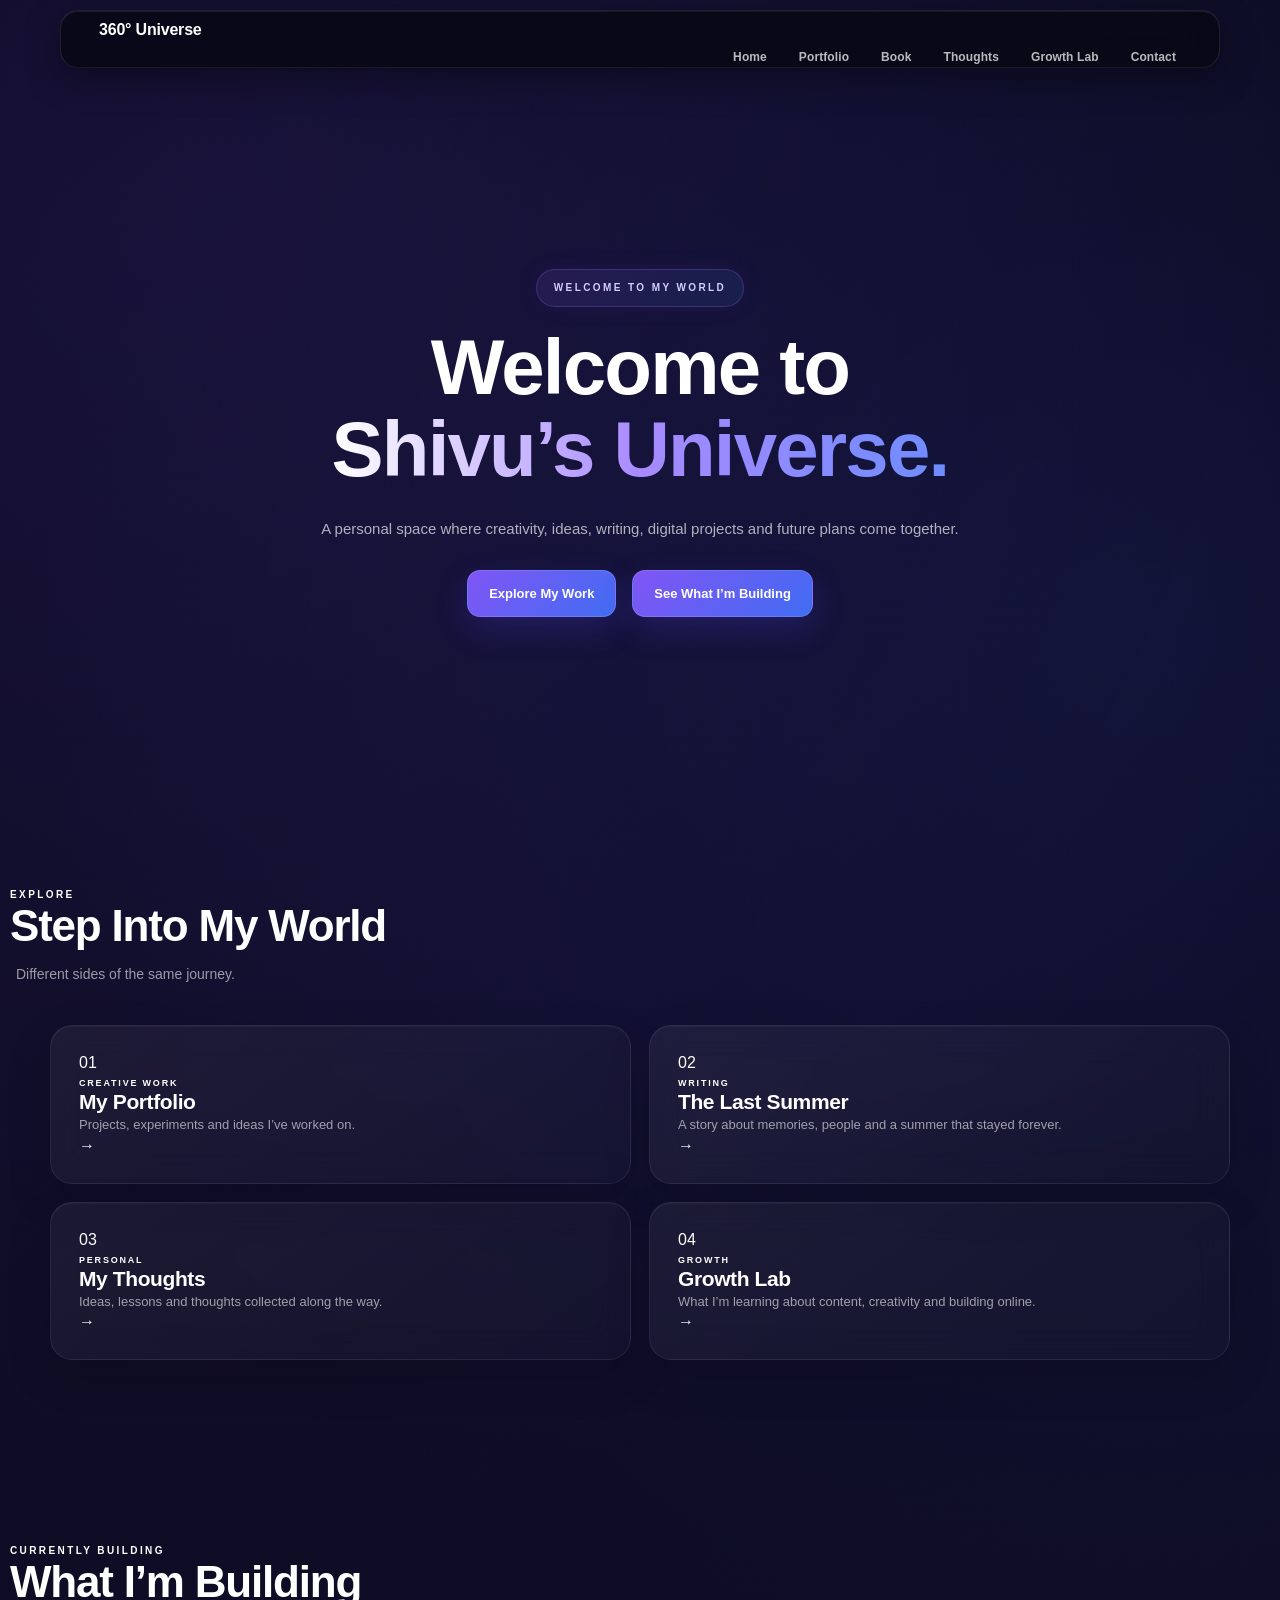
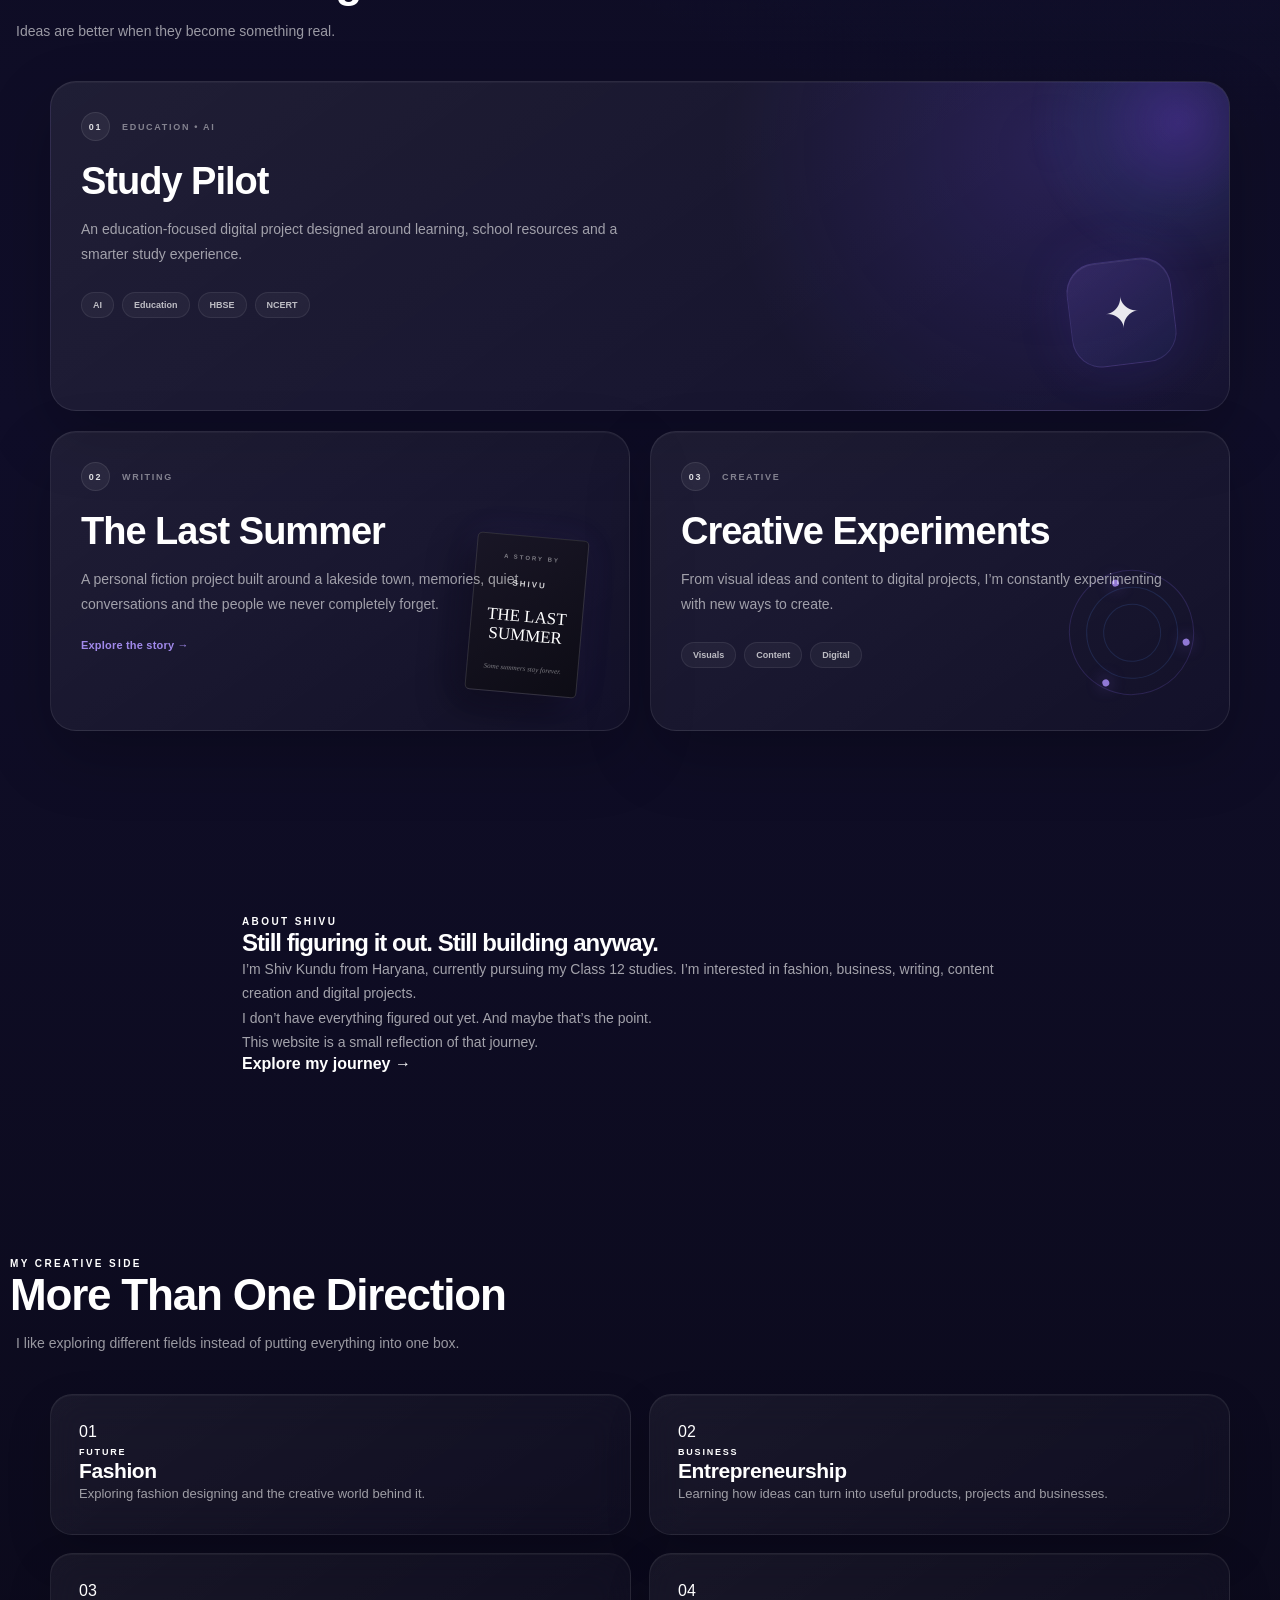
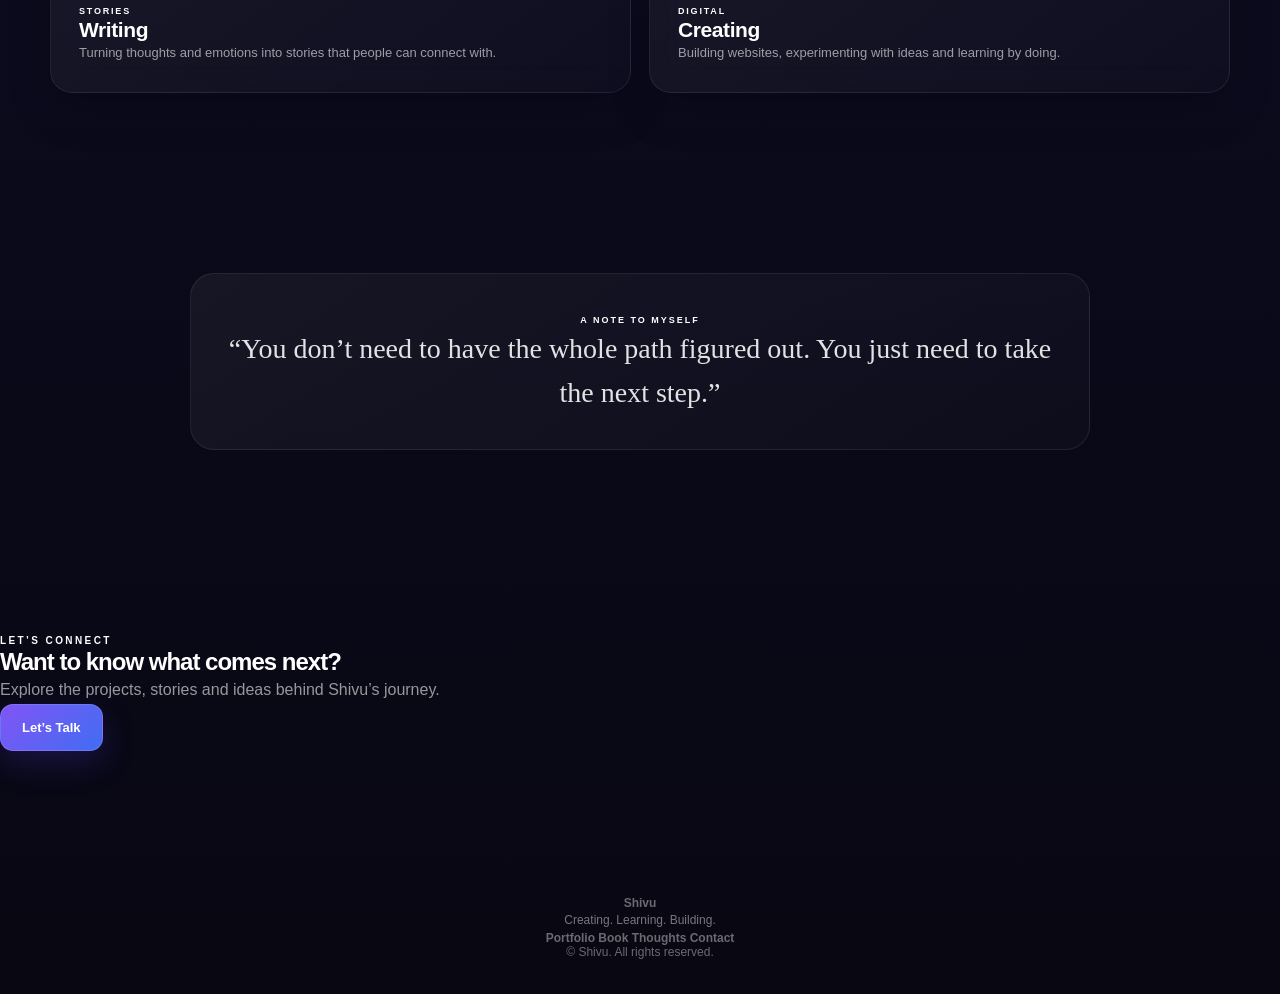
<file: index.html>
<!DOCTYPE html>
<html lang="en">
<head>
  <meta charset="UTF-8">
  <meta name="viewport" content="width=device-width, initial-scale=1.0, maximum-scale=1.0">
  <meta name="theme-color" content="#070711">

  <title>360° Universe — Shivu</title>

  <link rel="stylesheet" href="style.css">

  <style>

    /* =========================================
       GLOBAL POLISH
    ========================================= */

    *,
    *::before,
    *::after {
      box-sizing: border-box;
    }

    html,
    body {
      width: 100%;
      max-width: 100%;
      overflow-x: hidden;
    }

    body {
      margin: 0;
      font-family:
        Inter,
        -apple-system,
        BlinkMacSystemFont,
        "Segoe UI",
        sans-serif;
    }

    img,
    video,
    iframe {
      max-width: 100%;
    }

    h1,
    h2,
    h3,
    h4,
    strong {
      font-weight: 700;
    }

    p {
      line-height: 1.75;
    }


    /* =========================================
       COMPACT PREMIUM NAVBAR
    ========================================= */

    .navbar {
      padding-top: 10px !important;
      padding-bottom: 10px !important;
      background: rgba(7, 7, 17, 0.78) !important;
      backdrop-filter: blur(20px);
      -webkit-backdrop-filter: blur(20px);
      border-bottom: 1px solid rgba(255,255,255,0.07);
    }

    .nav-container {
      width: 100%;
      max-width: 1180px;
      min-height: 54px;
      margin: auto;
      padding-left: 18px;
      padding-right: 18px;
    }

    .nav-logo {
      font-size: 16px !important;
      font-weight: 750 !important;
      letter-spacing: -0.2px;
      white-space: nowrap;
      text-decoration: none;
    }

    .nav-menu {
      gap: 6px !important;
    }

    .nav-menu a {
      font-size: 12px !important;
      font-weight: 600 !important;
      letter-spacing: 0.1px;
      padding: 9px 12px !important;
      border-radius: 10px;
      white-space: nowrap;
      transition: all 0.25s ease;
    }

    .nav-menu a:hover {
      background: rgba(255,255,255,0.06);
    }


    /* =========================================
       HERO
    ========================================= */

    .hero {
      width: 100%;
      max-width: 100%;
      overflow: hidden;
    }

    .hero-content {
      width: 100%;
      max-width: 850px;
      margin: auto;
      padding-left: 14px;
      padding-right: 14px;
    }

    .hero .eyebrow {
      display: inline-flex !important;
      align-items: center;
      justify-content: center;

      min-height: 38px;
      padding: 8px 17px !important;

      font-size: 10px !important;
      font-weight: 700 !important;
      letter-spacing: 2.4px !important;
      line-height: 1.4 !important;

      border-radius: 999px;

      background:
        linear-gradient(
          135deg,
          rgba(145,92,255,0.13),
          rgba(64,145,255,0.10)
        );

      border: 1px solid rgba(170,130,255,0.22);

      box-shadow:
        0 0 25px rgba(120,80,255,0.08);

      white-space: normal;
      text-align: center;
    }

    .hero h1 {
      font-weight: 800 !important;
      letter-spacing: -1.8px;
      line-height: 1.05 !important;
    }

    .hero h1 span {
      font-weight: 800 !important;
    }

    .hero p {
      max-width: 650px;
      margin-left: auto;
      margin-right: auto;
      font-size: 15px;
      font-weight: 400;
      color: rgba(255,255,255,0.67);
    }

    .hero-actions {
      display: flex;
      align-items: center;
      justify-content: center;
      gap: 16px !important;
      flex-wrap: wrap;
      margin-top: 28px;
    }

    .hero-actions a {
      font-weight: 650 !important;
    }


    /* =========================================
       SECTION TYPOGRAPHY
    ========================================= */

    .section-heading {
      padding-left: 10px;
      padding-right: 10px;
    }

    .section-kicker {
      display: inline-block;
      font-size: 10px !important;
      font-weight: 750 !important;
      letter-spacing: 2.4px !important;
      text-transform: uppercase;
    }

    .section-heading h2 {
      font-size: clamp(28px, 5vw, 44px) !important;
      font-weight: 800 !important;
      letter-spacing: -1.2px;
      line-height: 1.1 !important;
    }

    .section-heading p {
      font-size: 14px;
      font-weight: 400;
      color: rgba(255,255,255,0.58);
      padding-left: 6px;
      padding-right: 6px;
    }


    /* =========================================
       WORLD CARDS
    ========================================= */

    .world-grid {
      width: 100%;
      max-width: 1180px;
      margin-left: auto;
      margin-right: auto;

      display: grid;
      grid-template-columns: repeat(2, minmax(0, 1fr));
      gap: 18px;
    }

    .world-card {
      position: relative;
      min-width: 0;
      padding: 28px !important;
      border-radius: 22px !important;

      background:
        linear-gradient(
          145deg,
          rgba(255,255,255,0.055),
          rgba(255,255,255,0.018)
        ) !important;

      border: 1px solid rgba(255,255,255,0.08) !important;

      box-shadow:
        inset 0 1px 0 rgba(255,255,255,0.04),
        0 18px 45px rgba(0,0,0,0.16);
    }

    .world-card h3 {
      font-size: 21px !important;
      font-weight: 750 !important;
      letter-spacing: -0.4px;
    }

    .world-card p {
      font-size: 13px !important;
      color: rgba(255,255,255,0.59) !important;
      padding-right: 5px;
    }

    .world-card-content span {
      font-size: 9px !important;
      font-weight: 750 !important;
      letter-spacing: 1.8px;
    }


    /* =========================================
       WHAT I'M BUILDING
    ========================================= */

    .building-section {
      position: relative;
      width: 100%;
      max-width: 100%;
      overflow: hidden;
    }

    .building-showcase {
      width: 100%;
      max-width: 1180px;
      margin: 0 auto;

      display: grid;
      grid-template-columns: repeat(2, minmax(0, 1fr));
      gap: 20px;
    }

    .building-card {
      position: relative;
      width: 100%;
      min-width: 0;
      min-height: 300px;

      padding: 30px !important;

      border-radius: 26px !important;

      background:
        linear-gradient(
          145deg,
          rgba(255,255,255,0.065),
          rgba(255,255,255,0.018)
        ) !important;

      border: 1px solid rgba(255,255,255,0.085) !important;

      overflow: hidden;

      box-shadow:
        inset 0 1px 0 rgba(255,255,255,0.04),
        0 25px 65px rgba(0,0,0,0.22);

      transition:
        transform 0.35s ease,
        border-color 0.35s ease,
        box-shadow 0.35s ease;
    }

    .building-card:hover {
      transform: translateY(-5px);
      border-color: rgba(150,110,255,0.25) !important;

      box-shadow:
        inset 0 1px 0 rgba(255,255,255,0.05),
        0 30px 75px rgba(0,0,0,0.3);
    }

    /* First project becomes wide featured card */

    .building-feature {
      grid-column: 1 / -1;
      min-height: 330px;

      background:
        radial-gradient(
          circle at 85% 20%,
          rgba(115,80,255,0.18),
          transparent 32%
        ),
        linear-gradient(
          145deg,
          rgba(255,255,255,0.07),
          rgba(255,255,255,0.018)
        ) !important;
    }

    .building-card-content {
      position: relative;
      z-index: 3;

      width: 100%;
      max-width: 620px;
      padding-right: 8px;
    }

    .project-meta {
      display: flex;
      align-items: center;
      gap: 12px;

      margin-bottom: 20px;

      font-size: 9px;
      font-weight: 750;
      letter-spacing: 1.7px;

      color: rgba(255,255,255,0.45);
    }

    .project-meta span:first-child {
      display: inline-flex;
      align-items: center;
      justify-content: center;

      width: 29px;
      height: 29px;

      border-radius: 50%;

      background: rgba(255,255,255,0.055);
      border: 1px solid rgba(255,255,255,0.09);

      color: rgba(255,255,255,0.85);
      font-size: 9px;
    }

    .building-card h3 {
      margin: 0 0 14px;

      font-size: clamp(25px, 4vw, 38px) !important;
      font-weight: 800 !important;
      letter-spacing: -1px;
      line-height: 1.1 !important;

      color: #fff;
    }

    .building-card p {
      margin: 0;

      max-width: 580px;

      font-size: 14px !important;
      font-weight: 400 !important;
      line-height: 1.8 !important;

      color: rgba(255,255,255,0.59) !important;

      padding-right: 8px;
      overflow-wrap: anywhere;
    }

    .project-tags {
      display: flex;
      flex-wrap: wrap;
      gap: 8px;

      margin-top: 25px;
    }

    .project-tags span {
      padding: 7px 11px;

      border-radius: 999px;

      font-size: 9px;
      font-weight: 650;

      color: rgba(255,255,255,0.7);

      background: rgba(255,255,255,0.045);

      border: 1px solid rgba(255,255,255,0.075);
    }

    /* Decorative featured glow */

    .building-glow {
      position: absolute;

      width: 300px;
      height: 300px;

      right: -100px;
      top: -110px;

      border-radius: 50%;

      background:
        radial-gradient(
          circle,
          rgba(125,80,255,0.28),
          rgba(85,130,255,0.08) 40%,
          transparent 70%
        );

      filter: blur(4px);

      pointer-events: none;
    }

    .building-icon {
      position: absolute;

      right: 55px;
      bottom: 45px;

      width: 105px;
      height: 105px;

      display: flex;
      align-items: center;
      justify-content: center;

      border-radius: 30px;

      font-size: 43px;

      color: rgba(255,255,255,0.9);

      background:
        linear-gradient(
          145deg,
          rgba(150,110,255,0.16),
          rgba(70,120,255,0.07)
        );

      border: 1px solid rgba(170,130,255,0.16);

      box-shadow:
        0 0 55px rgba(110,80,255,0.13),
        inset 0 1px 0 rgba(255,255,255,0.08);

      transform: rotate(-7deg);
    }


    /* =========================================
       BOOK CARD
    ========================================= */

    .building-book-visual {
      position: absolute;

      right: 35px;
      bottom: 28px;

      width: 135px;
      height: 175px;

      display: flex;
      justify-content: center;
      align-items: center;

      pointer-events: none;
    }

    .mini-book-cover {
      width: 112px;
      height: 158px;

      padding: 18px 14px;

      display: flex;
      flex-direction: column;
      align-items: center;
      justify-content: space-between;

      text-align: center;

      border-radius: 5px;

      background:
        linear-gradient(
          145deg,
          #191626,
          #0d0c15
        );

      border: 1px solid rgba(255,255,255,0.13);

      box-shadow:
        -12px 15px 35px rgba(0,0,0,0.4),
        0 0 35px rgba(110,80,255,0.08);

      transform: rotate(5deg);
    }

    .mini-book-cover small {
      font-size: 6px;
      letter-spacing: 2px;
      font-weight: 700;
      color: rgba(255,255,255,0.45);
    }

    .mini-book-cover strong {
      font-size: 8px;
      letter-spacing: 2px;
      color: rgba(255,255,255,0.8);
    }

    .mini-book-cover span {
      font-family: Georgia, serif;
      font-size: 17px;
      line-height: 1.1;
      font-weight: 500;
      color: #fff;
    }

    .mini-book-cover em {
      font-family: Georgia, serif;
      font-size: 7px;
      line-height: 1.5;
      color: rgba(255,255,255,0.45);
    }

    .project-link {
      display: inline-block;

      margin-top: 22px;

      font-size: 11px;
      font-weight: 700;

      color: rgba(175,150,255,0.9);

      letter-spacing: 0.2px;
    }


    /* =========================================
       ORBIT CARD
    ========================================= */

    .building-orbit {
      position: absolute;

      right: 35px;
      bottom: 35px;

      width: 125px;
      height: 125px;

      border: 1px solid rgba(145,110,255,0.18);
      border-radius: 50%;

      transform: rotate(-18deg);
    }

    .building-orbit::before,
    .building-orbit::after {
      content: "";

      position: absolute;

      left: 50%;
      top: 50%;

      width: 92px;
      height: 92px;

      transform:
        translate(-50%, -50%)
        rotate(55deg);

      border: 1px solid rgba(90,145,255,0.15);

      border-radius: 50%;
    }

    .building-orbit::after {
      width: 58px;
      height: 58px;

      transform:
        translate(-50%, -50%)
        rotate(-35deg);
    }

    .building-orbit div {
      position: absolute;

      width: 7px;
      height: 7px;

      border-radius: 50%;

      background: rgba(175,145,255,0.8);

      box-shadow:
        0 0 15px rgba(150,110,255,0.65);
    }

    .building-orbit div:nth-child(1) {
      top: 6px;
      left: 58px;
    }

    .building-orbit div:nth-child(2) {
      right: 9px;
      bottom: 32px;
    }

    .building-orbit div:nth-child(3) {
      left: 18px;
      bottom: 18px;
    }


    /* =========================================
       ABOUT
    ========================================= */

    .about-content {
      max-width: 820px;
      margin: auto;
      padding-left: 12px;
      padding-right: 12px;
    }

    .about-content h2 {
      font-weight: 800 !important;
      letter-spacing: -1px;
      line-height: 1.15 !important;
    }

    .about-content p {
      padding-right: 8px;
      font-size: 14px;
      color: rgba(255,255,255,0.62);
    }

    .text-link {
      font-weight: 700 !important;
    }


    /* =========================================
       QUOTE
    ========================================= */

    .quote-box {
      width: 100%;
      max-width: 900px;
      margin: auto;

      padding: 35px 30px !important;

      border-radius: 24px !important;

      background:
        linear-gradient(
          145deg,
          rgba(255,255,255,0.055),
          rgba(255,255,255,0.018)
        ) !important;

      border: 1px solid rgba(255,255,255,0.08);

      text-align: center;
    }

    .quote-box > span {
      font-size: 9px !important;
      font-weight: 750 !important;
      letter-spacing: 2px;
    }

    .quote-box p {
      font-family: Georgia, serif;

      font-size: clamp(19px, 4vw, 28px) !important;
      font-weight: 500 !important;
      line-height: 1.55 !important;

      padding-left: 7px;
      padding-right: 7px;

      color: rgba(255,255,255,0.88);
    }


    /* =========================================
       FINAL CTA
    ========================================= */

    .final-cta h2 {
      font-weight: 800 !important;
      letter-spacing: -1px;
    }

    .final-cta p {
      font-weight: 400;
      color: rgba(255,255,255,0.58);
    }

    .final-cta .btn {
      font-weight: 700 !important;
    }


    /* =========================================
       FOOTER
    ========================================= */

    .footer strong {
      font-weight: 750 !important;
    }

    .footer p {
      font-size: 12px;
      color: rgba(255,255,255,0.45);
    }

    .footer-links a {
      font-weight: 600 !important;
    }


    /* =========================================
       MOBILE NAV
    ========================================= */

    @media (max-width: 900px) {

      .navbar {
        padding-top: 7px !important;
        padding-bottom: 7px !important;
      }

      .nav-container {
        min-height: 50px;
        padding-left: 14px;
        padding-right: 14px;
      }

      .nav-logo {
        font-size: 14px !important;
      }

      .menu-toggle {
        display: flex !important;

        width: 40px !important;
        height: 40px !important;

        align-items: center !important;
        justify-content: center !important;
        flex-direction: column !important;

        gap: 5px !important;

        padding: 0 !important;

        flex-shrink: 0 !important;

        border-radius: 11px !important;

        background: rgba(255,255,255,0.045) !important;
        border: 1px solid rgba(255,255,255,0.08) !important;
      }

      .menu-toggle span {
        display: block !important;

        width: 19px !important;
        height: 2px !important;

        background: #fff !important;
        border-radius: 10px !important;
      }

      .nav-menu {
        display: none !important;

        position: absolute !important;

        top: 64px !important;
        left: 10px !important;
        right: 10px !important;

        width: auto !important;
        max-width: none !important;

        padding: 12px !important;

        flex-direction: column !important;
        gap: 5px !important;

        border-radius: 17px !important;

        background:
          rgba(10,10,20,0.96) !important;

        border: 1px solid rgba(255,255,255,0.09) !important;

        box-shadow:
          0 25px 60px rgba(0,0,0,0.4);

        backdrop-filter: blur(20px);
      }

      .nav-menu.open {
        display: flex !important;
      }

      .nav-menu a {
        width: 100% !important;

        padding: 11px 10px !important;

        text-align: center !important;

        font-size: 12px !important;
      }


      /* Mobile building */

      .building-showcase {
        grid-template-columns: 1fr;
        gap: 16px;
      }

      .building-feature {
        grid-column: auto;
      }

      .building-card {
        min-height: 300px;
        padding: 24px !important;
      }

      .building-feature {
        min-height: 330px;
      }

      .building-icon {
        right: 25px;
        bottom: 25px;

        width: 75px;
        height: 75px;

        font-size: 31px;
        border-radius: 22px;
      }

      .building-book-visual {
        right: 5px;
        bottom: 15px;

        transform: scale(0.78);
        transform-origin: bottom right;
      }

      .building-card:nth-child(2) .building-card-content {
        max-width: 62%;
      }

      .building-orbit {
        right: 20px;
        bottom: 22px;

        transform: scale(0.8) rotate(-18deg);
        transform-origin: bottom right;
      }

      .world-grid {
        grid-template-columns: 1fr;
        gap: 15px;
      }

      .hero-actions {
        gap: 14px !important;
      }

    }


    /* =========================================
       SMALL PHONES
    ========================================= */

    @media (max-width: 380px) {

      .nav-logo {
        font-size: 13px !important;
      }

      .hero-content {
        padding-left: 10px;
        padding-right: 10px;
      }

      .hero .eyebrow {
        font-size: 9px !important;
        letter-spacing: 1.7px !important;
        padding: 7px 12px !important;
      }

      .hero-actions {
        flex-direction: column;
        gap: 11px !important;
      }

      .hero-actions a {
        width: 100%;
        max-width: 275px;
      }

      .building-card {
        padding: 21px !important;
      }

      .building-card h3 {
        font-size: 25px !important;
      }

      .building-card p {
        font-size: 13px !important;
      }

      .building-card:nth-child(2) .building-card-content {
        max-width: 65%;
      }

    }

  </style>
</head>


<body>


  <!-- =========================================
       LOADER
  ========================================== -->

  <div class="page-loader" id="pageLoader">

    <div class="loader-inner">

      <div class="loader-logo">
        360° Universe
      </div>

      <div class="loader-line"></div>

      <div class="loader-text">
        360° Universe
      </div>

    </div>

  </div>



  <!-- =========================================
       NAVBAR
  ========================================== -->

  <header class="navbar">

    <div class="nav-container">

      <a href="index.html" class="nav-logo">
        360° Universe
      </a>


      <button
        class="menu-toggle"
        id="menuButton"
        type="button"
        aria-label="Open menu"
      >

        <span></span>
        <span></span>
        <span></span>

      </button>


      <nav class="nav-menu" id="navMenu">

        <a href="index.html" class="active">
          Home
        </a>

        <a href="portfolio.html">
          Portfolio
        </a>

        <a href="book.html">
          Book
        </a>

        <a href="thoughts.html">
          Thoughts
        </a>

        <a href="course.html">
          Growth Lab
        </a>

        <a href="contact.html">
          Contact
        </a>

      </nav>

    </div>

  </header>



  <main>


    <!-- =========================================
         HERO
    ========================================== -->

    <section class="hero">

      <div class="hero-bg-glow"></div>


      <div class="hero-content reveal">

        <div class="eyebrow">
          WELCOME TO MY WORLD
        </div>


        <h1>

          Welcome to<br>

          <span>
            Shivu’s Universe.
          </span>

        </h1>


        <p>
          A personal space where creativity, ideas, writing,
          digital projects and future plans come together.
        </p>


        <div class="hero-actions">

          <a
            href="portfolio.html"
            class="btn btn-primary"
          >
            Explore My Work
          </a>


          <a
            href="#building"
            class="btn btn-secondary"
          >
            See What I’m Building
          </a>

        </div>

      </div>

    </section>



    <!-- =========================================
         EXPLORE
    ========================================== -->

    <section class="section">


      <div class="section-heading reveal">

        <span class="section-kicker">
          EXPLORE
        </span>

        <h2>
          Step Into My World
        </h2>

        <p>
          Different sides of the same journey.
        </p>

      </div>



      <div class="world-grid">


        <a
          href="portfolio.html"
          class="world-card reveal"
        >

          <div class="card-number">
            01
          </div>

          <div class="world-card-content">

            <span>
              CREATIVE WORK
            </span>

            <h3>
              My Portfolio
            </h3>

            <p>
              Projects, experiments and ideas I’ve worked on.
            </p>

          </div>

          <div class="card-arrow">
            →
          </div>

        </a>



        <a
          href="book.html"
          class="world-card reveal"
        >

          <div class="card-number">
            02
          </div>

          <div class="world-card-content">

            <span>
              WRITING
            </span>

            <h3>
              The Last Summer
            </h3>

            <p>
              A story about memories, people and a summer
              that stayed forever.
            </p>

          </div>

          <div class="card-arrow">
            →
          </div>

        </a>



        <a
          href="thoughts.html"
          class="world-card reveal"
        >

          <div class="card-number">
            03
          </div>

          <div class="world-card-content">

            <span>
              PERSONAL
            </span>

            <h3>
              My Thoughts
            </h3>

            <p>
              Ideas, lessons and thoughts collected along
              the way.
            </p>

          </div>

          <div class="card-arrow">
            →
          </div>

        </a>



        <a
          href="course.html"
          class="world-card reveal"
        >

          <div class="card-number">
            04
          </div>

          <div class="world-card-content">

            <span>
              GROWTH
            </span>

            <h3>
              Growth Lab
            </h3>

            <p>
              What I’m learning about content, creativity
              and building online.
            </p>

          </div>

          <div class="card-arrow">
            →
          </div>

        </a>


      </div>

    </section>



    <!-- =========================================
         WHAT I'M BUILDING
    ========================================== -->

    <section
      class="section building-section"
      id="building"
    >


      <div class="section-heading reveal">

        <span class="section-kicker">
          CURRENTLY BUILDING
        </span>

        <h2>
          What I’m Building
        </h2>

        <p>
          Ideas are better when they become something real.
        </p>

      </div>



      <div class="building-showcase">


        <!-- =====================================
             STUDY PILOT
        ====================================== -->

        <article
          class="building-card building-feature reveal"
        >

          <div class="building-glow"></div>


          <div class="building-card-content">

            <div class="project-meta">

              <span>
                01
              </span>

              <span>
                EDUCATION • AI
              </span>

            </div>


            <h3>
              Study Pilot
            </h3>


            <p>
              An education-focused digital project designed
              around learning, school resources and a smarter
              study experience.
            </p>


            <div class="project-tags">

              <span>
                AI
              </span>

              <span>
                Education
              </span>

              <span>
                HBSE
              </span>

              <span>
                NCERT
              </span>

            </div>

          </div>


          <div class="building-icon">
            ✦
          </div>

        </article>



        <!-- =====================================
             THE LAST SUMMER
        ====================================== -->

        <article
          class="building-card reveal"
        >

          <div class="building-card-content">

            <div class="project-meta">

              <span>
                02
              </span>

              <span>
                WRITING
              </span>

            </div>


            <h3>
              The Last Summer
            </h3>


            <p>
              A personal fiction project built around a
              lakeside town, memories, quiet conversations
              and the people we never completely forget.
            </p>


            <div class="project-link">
              Explore the story →
            </div>

          </div>


          <div class="building-book-visual">

            <div class="mini-book-cover">

              <small>
                A STORY BY
              </small>

              <strong>
                SHIVU
              </strong>

              <span>
                THE LAST<br>
                SUMMER
              </span>

              <em>
                Some summers stay forever.
              </em>

            </div>

          </div>

        </article>



        <!-- =====================================
             CREATIVE EXPERIMENTS
        ====================================== -->

        <article
          class="building-card reveal"
        >

          <div class="building-card-content">

            <div class="project-meta">

              <span>
                03
              </span>

              <span>
                CREATIVE
              </span>

            </div>


            <h3>
              Creative Experiments
            </h3>


            <p>
              From visual ideas and content to digital
              projects, I’m constantly experimenting with
              new ways to create.
            </p>


            <div class="project-tags">

              <span>
                Visuals
              </span>

              <span>
                Content
              </span>

              <span>
                Digital
              </span>

            </div>

          </div>


          <div class="building-orbit">

            <div></div>
            <div></div>
            <div></div>

          </div>

        </article>


      </div>

    </section>



    <!-- =========================================
         ABOUT
    ========================================== -->

    <section class="section about-section">


      <div class="about-content reveal">

        <span class="section-kicker">
          ABOUT SHIVU
        </span>


        <h2>
          Still figuring it out.
          Still building anyway.
        </h2>


        <p>
          I’m Shiv Kundu from Haryana, currently pursuing
          my Class 12 studies. I’m interested in fashion,
          business, writing, content creation and digital
          projects.
        </p>


        <p>
          I don’t have everything figured out yet.
          And maybe that’s the point.
        </p>


        <p>
          This website is a small reflection of that journey.
        </p>


        <a
          href="portfolio.html"
          class="text-link"
        >
          Explore my journey →
        </a>

      </div>

    </section>



    <!-- =========================================
         CREATIVE SIDE
    ========================================== -->

    <section class="section creative-section">


      <div class="section-heading reveal">

        <span class="section-kicker">
          MY CREATIVE SIDE
        </span>


        <h2>
          More Than One Direction
        </h2>


        <p>
          I like exploring different fields instead of
          putting everything into one box.
        </p>

      </div>



      <div class="world-grid">


        <div class="world-card reveal">

          <div class="card-number">
            01
          </div>

          <div class="world-card-content">

            <span>
              FUTURE
            </span>

            <h3>
              Fashion
            </h3>

            <p>
              Exploring fashion designing and the creative
              world behind it.
            </p>

          </div>

        </div>



        <div class="world-card reveal">

          <div class="card-number">
            02
          </div>

          <div class="world-card-content">

            <span>
              BUSINESS
            </span>

            <h3>
              Entrepreneurship
            </h3>

            <p>
              Learning how ideas can turn into useful
              products, projects and businesses.
            </p>

          </div>

        </div>



        <div class="world-card reveal">

          <div class="card-number">
            03
          </div>

          <div class="world-card-content">

            <span>
              STORIES
            </span>

            <h3>
              Writing
            </h3>

            <p>
              Turning thoughts and emotions into stories
              that people can connect with.
            </p>

          </div>

        </div>



        <div class="world-card reveal">

          <div class="card-number">
            04
          </div>

          <div class="world-card-content">

            <span>
              DIGITAL
            </span>

            <h3>
              Creating
            </h3>

            <p>
              Building websites, experimenting with ideas
              and learning by doing.
            </p>

          </div>

        </div>


      </div>

    </section>



    <!-- =========================================
         QUOTE
    ========================================== -->

    <section class="section">


      <div class="quote-box reveal">

        <span>
          A NOTE TO MYSELF
        </span>


        <p>
          “You don’t need to have the whole path figured
          out. You just need to take the next step.”
        </p>

      </div>

    </section>



    <!-- =========================================
         FINAL CTA
    ========================================== -->

    <section class="section final-cta">


      <div class="reveal">

        <span class="section-kicker">
          LET’S CONNECT
        </span>


        <h2>
          Want to know what comes next?
        </h2>


        <p>
          Explore the projects, stories and ideas behind
          Shivu’s journey.
        </p>


        <a
          href="contact.html"
          class="btn btn-primary"
        >
          Let’s Talk
        </a>

      </div>

    </section>


  </main>



  <!-- =========================================
       FOOTER
  ========================================== -->

  <footer class="footer">


    <div class="footer-inner">


      <div>

        <strong>
          Shivu
        </strong>

        <p>
          Creating. Learning. Building.
        </p>

      </div>


      <div class="footer-links">

        <a href="portfolio.html">
          Portfolio
        </a>

        <a href="book.html">
          Book
        </a>

        <a href="thoughts.html">
          Thoughts
        </a>

        <a href="contact.html">
          Contact
        </a>

      </div>


    </div>


    <div class="footer-bottom">

      © <span id="currentYear"></span>
      Shivu. All rights reserved.

    </div>


  </footer>



  <!-- =========================================
       MOBILE MENU
  ========================================== -->

  <script>

    (function () {

      var button =
        document.getElementById("menuButton");

      var menu =
        document.getElementById("navMenu");


      if (!button || !menu) {
        return;
      }


      button.onclick = function (event) {

        event.preventDefault();
        event.stopPropagation();


        if (
          menu.classList.contains("open")
        ) {

          menu.classList.remove("open");

        } else {

          menu.classList.add("open");

        }

      };


      var links =
        menu.getElementsByTagName("a");

      var i;


      for (
        i = 0;
        i < links.length;
        i++
      ) {

        links[i].onclick = function () {

          menu.classList.remove("open");

        };

      }


    })();

  </script>



  <script src="script.js"></script>


</body>
</html>
</file>
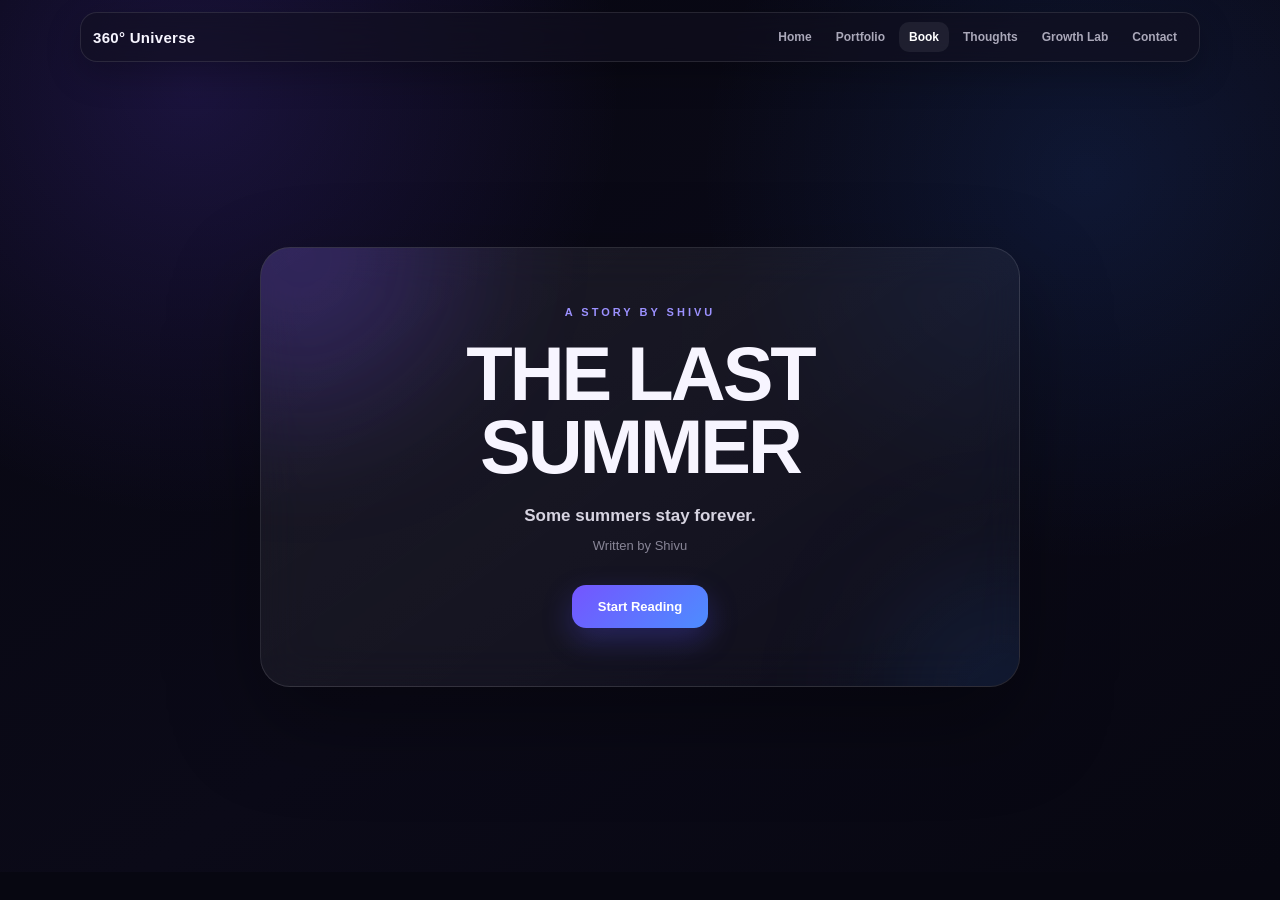
<file: book.html>
<!DOCTYPE html>
<html lang="en">
<head>
<meta charset="UTF-8">
<meta name="viewport" content="width=device-width, initial-scale=1.0, maximum-scale=1.0">
<title>The Last Summer — Shivu</title>

<style>
*{
  box-sizing:border-box;
}

html,body{
  margin:0;
  padding:0;
  width:100%;
  min-height:100%;
  overflow-x:hidden;
  background:#070711;
  color:#f7f5ff;
  font-family:Arial,Helvetica,sans-serif;
}

body{
  background:
    radial-gradient(circle at 15% 10%,rgba(112,72,255,.18),transparent 32%),
    radial-gradient(circle at 85% 20%,rgba(43,120,255,.12),transparent 30%),
    linear-gradient(145deg,#070711,#0b0a18 55%,#070711);
}

a{
  color:inherit;
  text-decoration:none;
}

button{
  font-family:inherit;
}

.navbar{
  position:sticky;
  top:12px;
  z-index:1000;
  width:calc(100% - 28px);
  max-width:1120px;
  margin:12px auto 0;
  padding:9px 12px;
  border:1px solid rgba(255,255,255,.10);
  border-radius:17px;
  background:rgba(18,17,31,.58);
  backdrop-filter:blur(18px);
  -webkit-backdrop-filter:blur(18px);
  box-shadow:0 12px 35px rgba(0,0,0,.24);
}

.nav-inner{
  display:flex;
  align-items:center;
  justify-content:space-between;
  gap:12px;
}

.logo{
  font-size:15px;
  font-weight:800;
  letter-spacing:.3px;
  white-space:nowrap;
}

.nav-menu{
  display:flex;
  align-items:center;
  gap:4px;
}

.nav-menu a{
  padding:8px 10px;
  border-radius:10px;
  color:#aaa8b9;
  font-size:12px;
  font-weight:700;
}

.nav-menu a:hover,
.nav-menu a.active{
  color:#fff;
  background:rgba(255,255,255,.07);
}

.menu-toggle{
  display:none;
  width:37px;
  height:37px;
  padding:0;
  border:1px solid rgba(255,255,255,.11);
  border-radius:11px;
  background:rgba(255,255,255,.06);
  align-items:center;
  justify-content:center;
  flex-direction:column;
  gap:4px;
}

.menu-toggle span{
  display:block;
  width:17px;
  height:2px;
  border-radius:3px;
  background:#fff;
}

/* COVER */

.cover{
  min-height:calc(100vh - 90px);
  min-height:calc(100dvh - 90px);
  display:flex;
  align-items:center;
  justify-content:center;
  padding:50px 18px;
}

.cover-card{
  position:relative;
  width:100%;
  max-width:760px;
  padding:58px 34px;
  text-align:center;
  border:1px solid rgba(255,255,255,.11);
  border-radius:30px;
  background:
    linear-gradient(145deg,rgba(255,255,255,.075),rgba(255,255,255,.025));
  backdrop-filter:blur(22px);
  -webkit-backdrop-filter:blur(22px);
  box-shadow:0 35px 90px rgba(0,0,0,.35);
  overflow:hidden;
}

.cover-card:before{
  content:"";
  position:absolute;
  width:280px;
  height:280px;
  border-radius:50%;
  background:rgba(121,76,255,.20);
  filter:blur(75px);
  top:-130px;
  left:-100px;
}

.cover-card:after{
  content:"";
  position:absolute;
  width:230px;
  height:230px;
  border-radius:50%;
  background:rgba(47,121,255,.13);
  filter:blur(70px);
  right:-100px;
  bottom:-120px;
}

.cover-content{
  position:relative;
  z-index:2;
}

.cover-small{
  color:#9c91ff;
  font-size:11px;
  font-weight:800;
  letter-spacing:3px;
  margin-bottom:20px;
}

.cover h1{
  margin:0;
  font-size:clamp(40px,8vw,76px);
  line-height:.96;
  letter-spacing:-3px;
  font-weight:900;
}

.cover-subtitle{
  margin:22px auto 8px;
  color:#d7d4e1;
  font-size:17px;
  font-weight:600;
}

.cover-author{
  color:#888596;
  font-size:13px;
  margin-top:12px;
}

.start-btn{
  margin-top:32px;
  border:0;
  border-radius:14px;
  padding:14px 26px;
  color:#fff;
  background:linear-gradient(135deg,#7455ff,#4d8dff);
  font-size:13px;
  font-weight:800;
  cursor:pointer;
  box-shadow:0 12px 30px rgba(89,82,255,.28);
}

.start-btn:active{
  transform:scale(.97);
}

/* READER */

.reader{
  display:none;
  width:100%;
  max-width:900px;
  margin:0 auto;
  padding:55px 18px 35px;
}

.reader-card{
  width:100%;
  min-height:650px;
  border:1px solid rgba(255,255,255,.09);
  border-radius:28px;
  background:rgba(14,13,25,.74);
  backdrop-filter:blur(20px);
  -webkit-backdrop-filter:blur(20px);
  box-shadow:0 30px 80px rgba(0,0,0,.30);
  padding:35px;
}

.reader-top{
  display:flex;
  align-items:center;
  justify-content:space-between;
  gap:15px;
  padding-bottom:22px;
  border-bottom:1px solid rgba(255,255,255,.07);
}

.chapter-label{
  color:#9c91ff;
  font-size:11px;
  font-weight:900;
  letter-spacing:1.8px;
  text-transform:uppercase;
}

.page-title{
  margin-top:7px;
  font-size:25px;
  line-height:1.2;
  font-weight:900;
  letter-spacing:-.5px;
}

.progress{
  color:#777487;
  font-size:11px;
  font-weight:700;
  white-space:nowrap;
}

.language-switch{
  display:flex;
  gap:5px;
  margin:24px 0 28px;
  padding:4px;
  width:max-content;
  max-width:100%;
  border:1px solid rgba(255,255,255,.08);
  border-radius:12px;
  background:rgba(255,255,255,.035);
}

.lang-btn{
  border:0;
  border-radius:8px;
  padding:8px 13px;
  color:#888594;
  background:transparent;
  font-size:11px;
  font-weight:800;
  cursor:pointer;
}

.lang-btn.active{
  color:#fff;
  background:rgba(255,255,255,.10);
}

.story{
  color:#d8d5df;
  font-size:16px;
  line-height:1.95;
  letter-spacing:.05px;
}

.story p{
  margin:0 0 22px;
  padding-right:5px;
}

.story-highlight{
  margin:30px 0;
  padding:20px 21px;
  border-left:3px solid #7966ff;
  border-radius:0 16px 16px 0;
  background:
    linear-gradient(90deg,rgba(116,82,255,.13),rgba(116,82,255,.025));
  color:#f4f1ff;
  font-size:15px;
  line-height:1.75;
  font-weight:700;
}

.thought-box{
  margin-top:35px;
  padding:23px;
  border:1px solid rgba(255,255,255,.08);
  border-radius:18px;
  background:rgba(255,255,255,.035);
}

.thought-label{
  color:#9c91ff;
  font-size:10px;
  font-weight:900;
  letter-spacing:2px;
  text-transform:uppercase;
  margin-bottom:11px;
}

.thought-text{
  color:#efedf5;
  font-size:15px;
  line-height:1.75;
  font-weight:700;
}

.page-footer{
  margin-top:45px;
  padding-top:20px;
  border-top:1px solid rgba(255,255,255,.07);
  display:flex;
  justify-content:space-between;
  gap:15px;
  color:#777487;
  font-size:11px;
  font-weight:700;
}

.reader-controls{
  display:flex;
  justify-content:space-between;
  align-items:center;
  gap:12px;
  margin-top:22px;
}

.reader-controls button{
  border:1px solid rgba(255,255,255,.09);
  border-radius:12px;
  padding:11px 17px;
  color:#e9e7f1;
  background:rgba(255,255,255,.045);
  font-size:12px;
  font-weight:800;
  cursor:pointer;
}

.reader-controls button:hover{
  background:rgba(255,255,255,.08);
}

.reader-controls button:disabled{
  opacity:.35;
  cursor:not-allowed;
}

.end-screen{
  text-align:center;
  padding:55px 10px;
}

.end-screen h2{
  margin:0 0 18px;
  font-size:34px;
  font-weight:900;
}

.end-screen p{
  max-width:600px;
  margin:0 auto;
  color:#aaa6b5;
  line-height:1.8;
}

/* MOBILE */

@media(max-width:900px){

  .navbar{
    width:calc(100% - 20px);
    margin-top:10px;
    padding:8px 9px;
  }

  .logo{
    font-size:14px;
  }

  .menu-toggle{
    display:flex;
  }

  .nav-menu{
    display:none;
    position:absolute;
    top:58px;
    left:0;
    right:0;
    width:100%;
    padding:8px;
    flex-direction:column;
    align-items:stretch;
    gap:3px;
    border:1px solid rgba(255,255,255,.09);
    border-radius:15px;
    background:rgba(17,16,29,.88);
    backdrop-filter:blur(20px);
    -webkit-backdrop-filter:blur(20px);
    box-shadow:0 20px 45px rgba(0,0,0,.35);
  }

  .nav-menu.open{
    display:flex;
  }

  .nav-menu a{
    padding:11px 12px;
  }

  .cover{
    padding:30px 14px;
  }

  .cover-card{
    padding:45px 22px;
    border-radius:24px;
  }

  .cover h1{
    letter-spacing:-2px;
  }

  .reader{
    padding:30px 12px;
  }

  .reader-card{
    padding:23px 18px;
    border-radius:22px;
    min-height:600px;
  }

  .reader-top{
    align-items:flex-start;
  }

  .page-title{
    font-size:21px;
  }

  .progress{
    font-size:10px;
  }

  .story{
    font-size:15px;
    line-height:1.9;
  }

  .story-highlight{
    padding:17px;
  }

  .reader-controls button{
    padding:10px 13px;
  }
}
</style>
</head>

<body>

<!-- NAVBAR -->

<nav class="navbar">
  <div class="nav-inner">

    <a href="index.html" class="logo">360° Universe</a>

    <div class="nav-menu" id="navMenu">
      <a href="index.html">Home</a>
      <a href="portfolio.html">Portfolio</a>
      <a href="book.html" class="active">Book</a>
      <a href="thoughts.html">Thoughts</a>
      <a href="course.html">Growth Lab</a>
      <a href="contact.html">Contact</a>
    </div>

    <button type="button" class="menu-toggle" id="menuButton">
      <span></span>
      <span></span>
      <span></span>
    </button>

  </div>
</nav>


<!-- COVER -->

<section class="cover" id="cover">

  <div class="cover-card">

    <div class="cover-content">

      <div class="cover-small">
        A STORY BY SHIVU
      </div>

      <h1>THE LAST<br>SUMMER</h1>

      <div class="cover-subtitle">
        Some summers stay forever.
      </div>

      <div class="cover-author">
        Written by Shivu
      </div>

      <button type="button" class="start-btn" id="startReading">
        Start Reading
      </button>

    </div>

  </div>

</section>


<!-- READER -->

<main class="reader" id="reader">

  <div class="reader-card">

    <div class="reader-top">

      <div>
        <div class="chapter-label" id="chapterLabel"></div>
        <div class="page-title" id="pageTitle"></div>
      </div>

      <div class="progress" id="progress"></div>

    </div>


    <div class="language-switch">

      <button type="button" class="lang-btn active" id="englishBtn">
        English
      </button>

      <button type="button" class="lang-btn" id="hinglishBtn">
        Hinglish
      </button>

    </div>


    <article class="story" id="story"></article>


    <div class="thought-box">

      <div class="thought-label">
        Main Thought
      </div>

      <div class="thought-text" id="thought"></div>

    </div>


    <div class="page-footer">

      <span id="pageSection"></span>
      <span id="pageNumber"></span>

    </div>


    <div class="reader-controls">

      <button type="button" id="prevButton">
        ← Previous
      </button>

      <button type="button" id="nextButton">
        Next →
      </button>

    </div>

  </div>

</main>


<script>

/* =========================================================
   BOOK DATA
   English and Hinglish are completely separate.
   ========================================================= */

var pages = [];


/* ---------------------------------------------------------
   CHAPTER 1 — THE BOY AT THE SHORE
   Pages 1–5
   --------------------------------------------------------- */

pages.push({

page:1,
chapter:"Chapter 1",
title:"The Boy at the Shore",

english:[
"Shiv had always liked the lake more than crowded places. There was something about its quiet surface that made the noise inside his head feel smaller. Whenever the town became too loud, he walked toward the water.",
"That evening, the sky was slowly turning orange. The wooden pier stretched into the lake, almost empty except for the sound of water touching the old boards.",
"Shiv sat near the end of the pier with his notebook beside him. He was not writing anything. He was simply watching the evening disappear."
],

hinglish:[
"Shiv ko bheed-bhaad wali jagahon se zyada lake pasand thi. Uski shaant si surface ko dekhkar uske dimaag ka shor thoda kam lagne lagta tha. Jab bhi town zyada loud lagta, woh seedha lake ki taraf chala aata.",
"Us shaam aasman dheere-dheere orange ho raha tha. Wooden pier lake ke andar tak gaya hua tha aur wahan bas paani ke saath takraati purani lakdi ki halki si awaaz aa rahi thi.",
"Shiv pier ke end ke paas apni notebook lekar baitha tha. Us waqt woh kuch likh nahi raha tha. Bas shaam ko dheere-dheere khatam hote dekh raha tha."
],

highlightEnglish:"Sometimes, silence is not empty. Sometimes, it is the only place where we can finally hear ourselves.",
highlightHinglish:"Kabhi-kabhi khamoshi khaali nahi hoti. Kabhi-kabhi wahi ek jagah hoti hai jahan hum khud ko sach mein sun paate hain.",

thoughtEnglish:"You do not always need an answer. Sometimes you only need a quiet place to understand the question.",
thoughtHinglish:"Har baar answer milna zaroori nahi hota. Kabhi-kabhi bas ek shaant jagah chahiye hoti hai jahan hum apne sawaal ko samajh sakein."

});


pages.push({

page:2,
chapter:"Chapter 1",
title:"The Notebook",

english:[
"The notebook had followed Shiv through most of the summer. Its pages were filled with unfinished thoughts, small observations, and questions he never asked anyone.",
"He wrote about the future more often than he admitted. Everyone around him seemed to have an idea of what life should look like. Shiv was still trying to understand what he wanted his own life to become.",
"He closed the notebook and looked across the water. For a moment, he wished the future could be as simple as a blank page."
],

hinglish:[
"Ye notebook poori summer Shiv ke saath rahi thi. Uske pages adhure thoughts, chhoti-chhoti observations aur un sawaalon se bhare the jo woh kisi se pooch nahi paata tha.",
"Woh future ke baare mein jitna sochta tha, utna kisi ko batata nahi tha. Uske aas-paas har kisi ko lagta tha ki life kaisi honi chahiye. Shiv abhi tak ye samajhne ki koshish kar raha tha ki uski apni life kaisi honi chahiye.",
"Usne notebook band ki aur lake ke paar dekha. Ek pal ke liye usse laga ki kaash future bhi ek blank page ki tarah simple hota."
],

highlightEnglish:"A blank page can be frightening, but it can also mean that your story has not been written yet.",
highlightHinglish:"Blank page darawna lag sakta hai, lekin iska matlab ye bhi ho sakta hai ki tumhari story abhi likhi hi nahi gayi.",

thoughtEnglish:"Not knowing your direction does not mean you are lost.",
thoughtHinglish:"Apni direction na pata hona iska matlab ye nahi ki tum lost ho."

});


pages.push({

page:3,
chapter:"Chapter 1",
title:"A Strange Feeling",

english:[
"The wind became colder as the sun disappeared. Shiv stood up, ready to leave, when he noticed something near the far side of the pier.",
"Someone had been sitting there a few minutes earlier. He could not see the person clearly, only the outline against the fading light.",
"Shiv looked again. The place was empty."
],

hinglish:[
"Suraj ke doobte hi hawa thodi thandi ho gayi. Shiv jaane ke liye khada hi hua tha ki uski nazar pier ke doosre side par gayi.",
"Kuch der pehle wahan koi baitha hua tha. Roshni kam hone ki wajah se Shiv usse clearly dekh nahi paaya, bas uski halki si outline nazar aa rahi thi.",
"Shiv ne dobara dekha. Wahan ab koi nahi tha."
],

highlightEnglish:"Some people enter your story before you even know their name.",
highlightHinglish:"Kuch log tumhari story mein tumhe unka naam pata hone se pehle hi aa jaate hain.",

thoughtEnglish:"The smallest moments can become the beginning of memories we never expected.",
thoughtHinglish:"Sabse chhote moments kabhi-kabhi un memories ki beginning ban jaate hain jinki humein kabhi expectation nahi hoti."

});


pages.push({

page:4,
chapter:"Chapter 1",
title:"The First Question",

english:[
"On his way home, Shiv kept thinking about the empty space on the pier. He knew it was nothing important, yet the thought stayed with him.",
"The town looked different after sunset. Small cafés were closing, streetlights reflected on the wet road, and the smell of rain remained in the air.",
"Shiv reached home, placed the notebook on his desk, and wrote one sentence before going to sleep."
],

hinglish:[
"Ghar jaate waqt Shiv baar-baar pier ki us empty jagah ke baare mein soch raha tha. Usse pata tha ki shayad ye koi important baat nahi thi, phir bhi woh thought uske dimaag se nahi nikla.",
"Sunset ke baad town bilkul alag lag raha tha. Chhote cafés band ho rahe the, streetlights wet road par reflect ho rahi thi aur hawa mein rain ki halki si smell thi.",
"Shiv ghar pahucha, notebook table par rakhi aur sone se pehle usne ek line likhi."
],

highlightEnglish:"Who was she?",
highlightHinglish:"Woh kaun thi?",

thoughtEnglish:"Curiosity often arrives before connection.",
thoughtHinglish:"Connection se pehle aksar curiosity aati hai."

});


pages.push({

page:5,
chapter:"Chapter 1",
title:"The Beginning",

english:[
"The next morning, Shiv almost forgot about the girl at the pier. Almost.",
"By afternoon, he found himself walking toward the lake again. He told himself he only wanted some fresh air.",
"But somewhere inside, he knew he was hoping to see the stranger again."
],

hinglish:[
"Agli subah Shiv lagbhag us ladki ko bhool gaya tha jo pier par dikhi thi. Lagbhag.",
"Dopahar tak woh phir lake ki taraf ja raha tha. Usne khud se kaha ki bas fresh air lene ja raha hai.",
"Lekin andar se woh jaanta tha ki shayad woh us stranger ko dobara dekhna chahta tha."
],

highlightEnglish:"Some beginnings are so quiet that you only recognize them after they have already started.",
highlightHinglish:"Kuch beginnings itni quietly hoti hain ki jab tak humein pata chalta hai, tab tak story already start ho chuki hoti hai.",

thoughtEnglish:"Every unforgettable story begins with an ordinary moment.",
thoughtHinglish:"Har unforgettable story ek ordinary moment se hi start hoti hai."

});


/* ---------------------------------------------------------
   CHAPTER 2 — HER NAME IN THE WIND
   Pages 6–19
   --------------------------------------------------------- */

pages.push({

page:6,
chapter:"Chapter 2",
title:"Her Name in the Wind",

english:[
"The girl was there again.",
"She sat a little away from the end of the pier, holding a book with a worn blue cover. Shiv recognized her immediately, although they had never spoken.",
"He considered leaving. Instead, he walked closer."
],

hinglish:[
"Woh ladki phir wahan thi.",
"Woh pier ke end se thoda door baithi thi aur uske haath mein purani blue cover wali ek book thi. Shiv ne use turant pehchaan liya, chahe unki kabhi baat nahi hui thi.",
"Ek pal ke liye usne socha ki wapas chala jaaye. Phir woh dheere se uski taraf badh gaya."
],

highlightEnglish:"Sometimes courage is simply choosing not to walk away.",
highlightHinglish:"Kabhi-kabhi courage ka matlab bas itna hota hai ki tum wapas mudne ke bajaye ek step aage badha do.",

thoughtEnglish:"A first conversation does not have to be perfect. It only has to be real.",
thoughtHinglish:"Pehli conversation perfect hona zaroori nahi hoti. Bas real honi chahiye."

});


pages.push({

page:7,
chapter:"Chapter 2",
title:"The First Hello",

english:[
"Shiv stopped a few steps away. He looked at the book in her hands and then at the lake.",
"'Good book?' he asked.",
"She looked up. There was a small pause before she smiled."
],

hinglish:[
"Shiv kuch steps door ruk gaya. Usne pehle uske haath wali book ko dekha aur phir lake ki taraf dekha.",
"Usne poocha, 'Book achhi hai?'",
"Ladki ne uski taraf dekha. Ek chhota sa pause hua aur phir uske face par halki si smile aa gayi."
],

highlightEnglish:"The first hello was simple. That was what made it memorable.",
highlightHinglish:"Pehla hello simple tha. Shayad isi wajah se woh yaad reh gaya.",

thoughtEnglish:"Real connections rarely begin with perfect words.",
thoughtHinglish:"Real connections aksar perfect words se start nahi hote."

});


pages.push({

page:8,
chapter:"Chapter 2",
title:"Meera",

english:[
"Her name was Meera.",
"She told Shiv that she liked the lake because it did not ask questions. Shiv laughed softly because he understood exactly what she meant.",
"They talked about books, school, and the strange feeling of not knowing what came next."
],

hinglish:[
"Uska naam Meera tha.",
"Meera ne bataya ki use lake isliye pasand thi kyunki lake questions nahi poochti thi. Shiv halkasa hansa, kyunki woh uski baat ko bilkul samajh gaya tha.",
"Dono ne books, school aur us ajeeb feeling ke baare mein baat ki jahan future mein kya hone wala hai, ye kisi ko properly pata nahi hota."
],

highlightEnglish:"A name can be the beginning of a memory.",
highlightHinglish:"Ek naam kabhi-kabhi ek poori memory ki beginning ban sakta hai.",

thoughtEnglish:"Sometimes you recognize a feeling in another person before you understand your own.",
thoughtHinglish:"Kabhi-kabhi hum kisi doosre insaan mein apni woh feeling pehchaan lete hain jo hum khud nahi samajh paate."

});


pages.push({

page:9,
chapter:"Chapter 2",
title:"A Shared Silence",

english:[
"They did not talk for the entire evening. There were long pauses between their conversations, but neither of them seemed uncomfortable.",
"Shiv wrote something in his notebook while Meera continued reading.",
"The silence between them slowly stopped feeling like silence."
],

hinglish:[
"Un dono ne poori shaam baat nahi ki. Beech-beech mein kaafi long pauses aate rahe, lekin dono mein se kisi ko awkward feel nahi hua.",
"Shiv apni notebook mein kuch likhta raha aur Meera apni book padhti rahi.",
"Dheere-dheere unke beech ki khamoshi awkward nahi, comfortable lagne lagi."
],

highlightEnglish:"Comfort is when silence no longer needs to be filled.",
highlightHinglish:"Comfort tab hota hai jab khamoshi ko baar-baar words se fill karna zaroori nahi lagta.",

thoughtEnglish:"Being understood does not always require a conversation.",
thoughtHinglish:"Samjhe jaane ke liye har baar conversation zaroori nahi hoti."

});


pages.push({

page:10,
chapter:"Chapter 2",
title:"The Old Bookstore",

english:[
"The next afternoon, Meera mentioned an old bookstore near the market.",
"Shiv had passed it many times but had never entered. They decided to go together.",
"The shop smelled of paper, dust, and old wooden shelves. Meera looked happier there than she had at the lake."
],

hinglish:[
"Agli afternoon Meera ne market ke paas ek purani bookstore ka zikr kiya.",
"Shiv us shop ke saamne se kai baar guzra tha, lekin kabhi andar nahi gaya tha. Dono ne saath jaane ka decide kiya.",
"Shop ke andar old paper, dust aur wooden shelves ki smell thi. Meera wahan lake se bhi zyada khush lag rahi thi."
],

highlightEnglish:"Some places become special because of the person you discover them with.",
highlightHinglish:"Kuch jagah special isliye ban jaati hain kyunki unhe hum kisi khaas insaan ke saath discover karte hain.",

thoughtEnglish:"Memories are often attached to places, not because of the place itself, but because of who stood beside us.",
thoughtHinglish:"Memories aksar places se jud jaati hain, jagah ki wajah se nahi, balki isliye kyunki wahan hamare saath kaun tha."

});


pages.push({

page:11,
chapter:"Chapter 2",
title:"Between the Shelves",

english:[
"Meera moved slowly between the shelves, touching book covers as if each one carried a story she already knew.",
"Shiv watched her for a moment before choosing a random book.",
"'You read everything?' he asked.",
"'Not everything,' she said. 'Only the things that stay with me.'"
],

hinglish:[
"Meera shelves ke beech dheere-dheere chal rahi thi aur books ke covers ko touch kar rahi thi, jaise har book ke andar koi aisi story ho jise woh pehle se jaanti ho.",
"Shiv kuch der use dekhta raha aur phir randomly ek book utha li.",
"Usne poocha, 'Tum sab kuch padhti ho?'",
"Meera ne kaha, 'Sab kuch nahi. Bas woh jo mere saath reh jaaye.'"
],

highlightEnglish:"Only the things that stay with me.",
highlightHinglish:"Bas woh jo mere saath reh jaaye.",

thoughtEnglish:"The stories we remember usually leave something behind inside us.",
thoughtHinglish:"Jo stories humein yaad reh jaati hain, woh humare andar kuch na kuch chhod jaati hain."

});


pages.push({

page:12,
chapter:"Chapter 2",
title:"The Café Window",

english:[
"They stopped at a quiet café after leaving the bookstore.",
"Rain began tapping against the window. Neither of them rushed to leave.",
"Shiv realized that he had spent the entire afternoon without checking the time."
],

hinglish:[
"Bookstore se nikalne ke baad dono ek quiet café mein ruk gaye.",
"Bahar rain window par halki-halki tap kar rahi thi. Dono mein se kisi ko jaldi jaane ka mann nahi tha.",
"Shiv ko realize hua ki poori afternoon nikal gayi thi aur usne ek baar bhi time check nahi kiya."
],

highlightEnglish:"Time feels different when you are exactly where you want to be.",
highlightHinglish:"Jab tum exactly wahi ho jahan rehna chahte ho, tab time bhi alag feel hota hai.",

thoughtEnglish:"The best moments rarely announce how important they will become.",
thoughtHinglish:"Best moments kabhi pehle se nahi batate ki woh future mein kitne important banne wale hain."

});


pages.push({

page:13,
chapter:"Chapter 2",
title:"Small Conversations",

english:[
"Their conversations became easier after that day.",
"They talked about small things: favorite places, strange habits, songs they liked, and things they wanted to learn.",
"Nothing sounded important, yet Shiv remembered almost everything Meera said."
],

hinglish:[
"Us din ke baad unki conversations aur easy ho gayi.",
"Woh chhoti-chhoti baaton par baat karte: favorite places, ajeeb habits, pasand ke songs aur woh cheezein jo dono future mein seekhna chahte the.",
"Koi bhi baat bahut important nahi lagti thi, phir bhi Shiv ko Meera ki almost har baat yaad reh jaati thi."
],

highlightEnglish:"Sometimes the little things are the things we remember the longest.",
highlightHinglish:"Kabhi-kabhi chhoti-chhoti baatein hi sabse zyada time tak yaad rehti hain.",

thoughtEnglish:"Pay attention to ordinary moments. They may become extraordinary memories.",
thoughtHinglish:"Ordinary moments ko notice karo. Ho sakta hai wahi kal extraordinary memories ban jaayein."

});


pages.push({

page:14,
chapter:"Chapter 2",
title:"The Notebook Again",

english:[
"One evening, Meera noticed Shiv writing in his notebook.",
"'What do you write?' she asked.",
"Shiv closed it before answering. 'Things I don't know how to say.'",
"Meera did not laugh. She simply nodded."
],

hinglish:[
"Ek evening Meera ne Shiv ko notebook mein likhte hue dekh liya.",
"Usne poocha, 'Tum kya likhte ho?'",
"Shiv ne notebook band kar di aur bola, 'Woh cheezein jo main bol nahi paata.'",
"Meera nahi hansi. Bas quietly nod kar diya."
],

highlightEnglish:"Things I don't know how to say.",
highlightHinglish:"Woh cheezein jo main bol nahi paata.",

thoughtEnglish:"Some feelings become clearer when we write them instead of speaking them.",
thoughtHinglish:"Kuch feelings bolne ke bajaye likhne par zyada clear ho jaati hain."

});


pages.push({

page:15,
chapter:"Chapter 2",
title:"A Quiet Friendship",

english:[
"By the middle of the summer, seeing Meera had become part of Shiv's routine.",
"Sometimes they met at the lake. Sometimes at the bookstore. Sometimes they simply walked through the old streets without a plan.",
"They never called it friendship. They did not need to."
],

hinglish:[
"Summer ke middle tak Meera se milna Shiv ki routine ka part ban gaya tha.",
"Kabhi dono lake par milte. Kabhi bookstore mein. Aur kabhi bina kisi plan ke old streets mein bas walk karte rehte.",
"Unhone kabhi apne relation ko friendship ka naam nahi diya. Shayad zaroorat hi nahi thi."
],

highlightEnglish:"They never called it friendship. They did not need to.",
highlightHinglish:"Unhone kabhi ise friendship ka naam nahi diya. Shayad zaroorat hi nahi thi.",

thoughtEnglish:"Some connections are understood before they are defined.",
thoughtHinglish:"Kuch connections define hone se pehle hi samajh aa jaate hain."

});


pages.push({

page:16,
chapter:"Chapter 2",
title:"The Wind",

english:[
"One evening, strong wind moved through the trees near the lake.",
"Meera held her hair back and laughed when a few loose pages from Shiv's notebook almost flew away.",
"He caught them just in time.",
"She looked at him and smiled. Shiv remembered that smile long after the evening ended."
],

hinglish:[
"Ek evening lake ke paas trees ke beech se kaafi tez hawa chal rahi thi.",
"Meera apne baal sambhal rahi thi aur jab Shiv ki notebook ke kuch loose pages hawa mein udne lage, toh woh hans padi.",
"Shiv ne pages time par pakad liye.",
"Meera ne uski taraf dekha aur smile ki. Shaam khatam hone ke baad bhi Shiv ko woh smile yaad rahi."
],

highlightEnglish:"Some smiles stay in memory longer than they stay on a face.",
highlightHinglish:"Kuch smiles face par jitni der rehti hain, memory mein usse kahin zyada der tak rehti hain.",

thoughtEnglish:"You may forget the words, but you rarely forget how a moment made you feel.",
thoughtHinglish:"Words bhool sakte ho, lekin kisi moment ne tumhe kaisa feel karwaya tha, woh aksar nahi bhoolta."

});


pages.push({

page:17,
chapter:"Chapter 2",
title:"A Name in the Notebook",

english:[
"That night, Shiv opened his notebook.",
"He wrote Meera's name for the first time.",
"He stared at it for a few seconds, then closed the notebook without adding anything else.",
"It felt strange how a simple name could suddenly carry so much meaning."
],

hinglish:[
"Us raat Shiv ne apni notebook kholi.",
"Usne pehli baar usmein Meera ka naam likha.",
"Kuch seconds tak woh us naam ko dekhta raha aur phir bina kuch aur likhe notebook band kar di.",
"Use ajeeb laga ki ek simple sa naam achanak itna meaningful kaise ho gaya."
],

highlightEnglish:"A name can become a place where a memory begins.",
highlightHinglish:"Ek naam kabhi-kabhi woh jagah ban jaata hai jahan se ek memory shuru hoti hai.",

thoughtEnglish:"When someone becomes important, even their name starts to feel different.",
thoughtHinglish:"Jab koi important ho jaata hai, toh uska naam bhi alag sa feel hone lagta hai."

});


pages.push({

page:18,
chapter:"Chapter 2",
title:"The Unspoken Part",

english:[
"Shiv noticed that Meera avoided questions about her past.",
"Whenever the conversation came close to family or old memories, she gently changed the subject.",
"He did not push her.",
"Trust, he understood, was not something you demanded. It was something you gave time to."
],

hinglish:[
"Shiv ne notice kiya ki Meera apne past ke questions avoid karti thi.",
"Jab bhi baat family ya purani memories ke paas pahunchti, woh quietly topic change kar deti.",
"Shiv ne kabhi force nahi kiya.",
"Usse samajh aa gaya tha ki trust koi cheez nahi jo demand ki jaaye. Trust ko time dena padta hai."
],

highlightEnglish:"Trust is not demanded. It is earned quietly.",
highlightHinglish:"Trust demand nahi kiya jaata. Woh quietly earn kiya jaata hai.",

thoughtEnglish:"Respecting someone's silence can be the first step toward understanding them.",
thoughtHinglish:"Kisi ki silence ko respect karna unhe samajhne ki first step ho sakti hai."

});


pages.push({

page:19,
chapter:"Chapter 2",
title:"The Beginning of Something",

english:[
"The summer continued.",
"Shiv and Meera still did not know what their connection would become. Maybe neither wanted to name it yet.",
"They simply kept meeting, talking, walking, and sharing pieces of their lives.",
"Sometimes a story becomes important before anyone realizes that it has begun."
],

hinglish:[
"Summer chalti rahi.",
"Shiv aur Meera ko abhi nahi pata tha ki unka connection aage kya banega. Shayad dono mein se koi bhi use abhi naam nahi dena chahta tha.",
"Woh bas milte rahe, baat karte rahe, walks karte rahe aur apni life ke chhote-chhote pieces ek doosre ke saath share karte rahe.",
"Kabhi-kabhi story important tab ban jaati hai jab humein realize bhi nahi hota ki woh start ho chuki hai."
],

highlightEnglish:"Some stories begin long before we realize they matter.",
highlightHinglish:"Kuch stories tab shuru ho jaati hain jab humein abhi tak ye realize bhi nahi hota ki woh important hain.",

thoughtEnglish:"Do not rush to name every beautiful connection. Let some things become what they are meant to become.",
thoughtHinglish:"Har beautiful connection ko jaldi naam dene ki zaroorat nahi. Kuch cheezon ko bas naturally grow hone do."

});


/* ---------------------------------------------------------
   CHAPTER 3 — SUNSETS AND SECRETS
   Pages 20–37
   --------------------------------------------------------- */

pages.push({

page:20,
chapter:"Chapter 3",
title:"Sunsets and Secrets",

english:[
"Their friendship became deeper without either of them planning it.",
"Some evenings were spent at the lake. Others ended on the rooftop above the old town.",
"Shiv began sharing things he had never said aloud before."
],

hinglish:[
"Unki friendship bina kisi planning ke aur deep hoti gayi.",
"Kuch evenings lake par guzarti. Kuch old town ki rooftop par khatam hoti.",
"Shiv ab woh baatein bhi share karne laga jo usne pehle kabhi kisi ke saamne nahi boli thi."
],

highlightEnglish:"Trust grows in the spaces where we feel safe enough to be honest.",
highlightHinglish:"Trust unhi jagahon par grow karta hai jahan humein honest hone mein safe feel hota hai.",

thoughtEnglish:"The people who matter are often the ones who make honesty feel easy.",
thoughtHinglish:"Jo log important hote hain, woh aksar honesty ko easy bana dete hain."

});


pages.push({

page:21,
chapter:"Chapter 3",
title:"The Rooftop",

english:[
"The rooftop overlooked the entire town.",
"At night, the streetlights looked like small stars scattered across the streets.",
"Meera sat beside Shiv, keeping a comfortable distance between them.",
"They talked about where they wanted to be years from now."
],

hinglish:[
"Rooftop se poora town dikhai deta tha.",
"Raat mein streetlights aise lagti thi jaise poori streets par chhote-chhote stars bikhre hue hon.",
"Meera Shiv ke paas baithi thi, dono ke beech ek comfortable sa distance tha.",
"Woh baat karne lage ki kuch saal baad woh khud ko kahan dekhna chahte hain."
],

highlightEnglish:"The future felt less frightening when they talked about it together.",
highlightHinglish:"Future thoda kam scary lagta tha jab woh dono uske baare mein saath baat karte the.",

thoughtEnglish:"Sometimes another person's presence does not solve the future. It simply makes it easier to face.",
thoughtHinglish:"Kabhi kisi ka saath future solve nahi karta. Bas uska saamna karna thoda easy bana deta hai."

});


pages.push({

page:22,
chapter:"Chapter 3",
title:"Shiv's Fear",

english:[
"Shiv admitted that he was afraid of choosing the wrong path.",
"He wanted to make his family proud, but he also wanted to build a life that felt like his own.",
"Meera listened without interrupting.",
"That silence meant more to him than advice would have."
],

hinglish:[
"Shiv ne maana ki use wrong path choose karne ka darr tha.",
"Woh apni family ko proud feel karwana chahta tha, lekin saath hi woh aisi life bhi banana chahta tha jo uski apni lage.",
"Meera bina interrupt kiye sunti rahi.",
"Uski woh silence kisi advice se zyada meaningful thi."
],

highlightEnglish:"Being heard can sometimes be more comforting than being advised.",
highlightHinglish:"Kabhi-kabhi suna jaana advice milne se bhi zyada comforting hota hai.",

thoughtEnglish:"You do not always need someone to fix your fear. Sometimes you only need someone willing to sit beside it.",
thoughtHinglish:"Har baar kisi ko tumhara fear fix karne ki zaroorat nahi hoti. Kabhi bas koi aisa chahiye jo us fear ke paas tumhare saath baith sake."

});


pages.push({

page:23,
chapter:"Chapter 3",
title:"Meera's Silence",

english:[
"When Shiv asked Meera what she was afraid of, she took longer to answer.",
"She finally said she was afraid of getting attached to people who eventually leave.",
"Shiv wanted to ask who had left before.",
"He decided not to."
],

hinglish:[
"Jab Shiv ne Meera se poocha ki use kis cheez ka darr hai, toh Meera ne answer dene mein thoda zyada time liya.",
"Phir usne kaha ki use un logon se attach hone ka darr hai jo aakhir mein chale jaate hain.",
"Shiv ke mann mein aaya ki pooche ki pehle kaun gaya tha.",
"Lekin usne nahi poocha."
],

highlightEnglish:"Some wounds do not need questions. They need patience.",
highlightHinglish:"Kuch wounds ko questions ki nahi, patience ki zaroorat hoti hai.",

thoughtEnglish:"Respect can be as simple as knowing when not to ask.",
thoughtHinglish:"Respect kabhi-kabhi itna simple hota hai ki tumhe pata ho kab question nahi poochna hai."

});


pages.push({

page:24,
chapter:"Chapter 3",
title:"Rain on the Window",

english:[
"Rain trapped them inside the café one afternoon.",
"They watched drops race down the glass while the town outside slowly disappeared behind the weather.",
"Meera drew a small circle on the fogged window.",
"Shiv smiled but did not ask what it meant."
],

hinglish:[
"Ek afternoon rain ki wajah se dono café ke andar hi ruk gaye.",
"Woh window ke glass par drops ko neeche slide karte dekhte rahe aur bahar ka town dheere-dheere rain ke peeche blur hota gaya.",
"Meera ne fogged window par ek chhota sa circle banaya.",
"Shiv smile kiya, lekin usne nahi poocha ki uska matlab kya tha."
],

highlightEnglish:"Not every mystery needs to be solved immediately.",
highlightHinglish:"Har mystery ko turant solve karna zaroori nahi hota.",

thoughtEnglish:"Leaving space for mystery can sometimes protect the beauty of a moment.",
thoughtHinglish:"Thodi mystery ko space dena kabhi-kabhi moment ki beauty ko protect karta hai."

});


pages.push({

page:25,
chapter:"Chapter 3",
title:"The Walk Home",

english:[
"They walked home after the rain stopped.",
"The streets were wet and quiet.",
"Meera talked about a book she wanted to write someday. Shiv told her he would read it if she ever did.",
"She smiled and said she might remember that."
],

hinglish:[
"Rain rukne ke baad dono walk karte hue ghar ki taraf nikle.",
"Streets wet aur quiet thi.",
"Meera ne bataya ki someday woh ek book likhna chahti hai. Shiv ne kaha ki agar woh kabhi likhegi toh woh zaroor padhega.",
"Meera smile karke boli ki shayad woh ye baat yaad rakhegi."
],

highlightEnglish:"Some promises are tiny, but they stay with us.",
highlightHinglish:"Kuch promises bahut chhote hote hain, lekin phir bhi dil mein reh jaate hain.",

thoughtEnglish:"Never underestimate the importance of a small promise made sincerely.",
thoughtHinglish:"Dil se kiya gaya chhota sa promise bhi kabhi-kabhi bahut important ban jaata hai."

});


pages.push({

page:26,
chapter:"Chapter 3",
title:"A Different Kind of Day",

english:[
"Not every day was perfect.",
"Sometimes Shiv was quiet. Sometimes Meera was distant.",
"They were learning that closeness did not mean every silence needed an explanation.",
"Some days simply needed to pass."
],

hinglish:[
"Har din perfect nahi tha.",
"Kabhi Shiv quiet ho jaata, kabhi Meera thodi distant lagti.",
"Dono dheere-dheere samajh rahe the ki close hone ka matlab ye nahi ki har silence ka explanation hona zaroori hai.",
"Kuch days ko bas pass hone dena padta hai."
],

highlightEnglish:"Closeness does not mean constant conversation.",
highlightHinglish:"Close hone ka matlab har waqt conversation karna nahi hota.",

thoughtEnglish:"Healthy connections have room for quiet days too.",
thoughtHinglish:"Achhe connections mein quiet days ke liye bhi space hoti hai."

});


pages.push({

page:27,
chapter:"Chapter 3",
title:"The Old Streets",

english:[
"They discovered a narrow street behind the bookstore.",
"It had old walls, small windows, and flowers growing from cracks in the stone.",
"Meera called it their hidden street.",
"Shiv liked the way she gave ordinary places new names."
],

hinglish:[
"Bookstore ke peeche unhe ek narrow si street mili.",
"Wahan old walls, chhoti windows aur stone ki cracks se nikle hue flowers the.",
"Meera ne us jagah ko unki hidden street keh diya.",
"Shiv ko achha lagta tha ki Meera ordinary places ko bhi naye names de deti thi."
],

highlightEnglish:"The right person can make ordinary places feel unforgettable.",
highlightHinglish:"Sahi insaan ke saath ordinary places bhi unforgettable feel hone lagti hain.",

thoughtEnglish:"Memories are not always made in extraordinary places. Sometimes they are made in ordinary corners with extraordinary people.",
thoughtHinglish:"Memories hamesha extraordinary places mein nahi banti. Kabhi ordinary corners bhi kisi khaas insaan ke saath extraordinary ban jaate hain."

});


pages.push({

page:28,
chapter:"Chapter 3",
title:"The Question",

english:[
"One evening, Meera asked Shiv why he always carried his notebook.",
"He told her it helped him remember things.",
"'What are you afraid of forgetting?' she asked.",
"Shiv looked at her before answering."
],

hinglish:[
"Ek evening Meera ne poocha ki Shiv hamesha notebook kyun carry karta hai.",
"Usne kaha ki notebook uski memories ko yaad rakhne mein help karti hai.",
"Meera ne poocha, 'Tumhe kis cheez ko bhoolne ka darr hai?'",
"Answer dene se pehle Shiv ne kuch seconds uski taraf dekha."
],

highlightEnglish:"What are you afraid of forgetting?",
highlightHinglish:"Tumhe kis cheez ko bhoolne ka darr hai?",

thoughtEnglish:"The things we fear losing often tell us what matters most.",
thoughtHinglish:"Jin cheezon ko lose karne ka darr hota hai, wahi aksar batati hain ki humare liye sabse important kya hai."

});


pages.push({

page:29,
chapter:"Chapter 3",
title:"The Answer",

english:[
"I think I'm afraid of forgetting how this summer feels,' Shiv said.",
"Meera did not answer immediately.",
"Then she said, 'Maybe some things are meant to stay even after the summer ends.'",
"Shiv remembered those words."
],

hinglish:[
"Shiv ne kaha, 'Shayad mujhe darr hai ki summer khatam hone ke baad main ye feeling bhool jaunga.'",
"Meera ne turant answer nahi diya.",
"Phir usne kaha, 'Shayad kuch cheezein summer khatam hone ke baad bhi rehne ke liye hoti hain.'",
"Shiv ko woh words yaad reh gaye."
],

highlightEnglish:"Maybe some things are meant to stay even after the summer ends.",
highlightHinglish:"Shayad kuch cheezein summer khatam hone ke baad bhi rehne ke liye hoti hain.",

thoughtEnglish:"Not every memory needs to last forever to be meaningful.",
thoughtHinglish:"Har memory ka forever rehna zaroori nahi hota taaki woh meaningful ho."

});


pages.push({

page:30,
chapter:"Chapter 3",
title:"Closer",

english:[
"After that conversation, something changed.",
"They trusted each other a little more.",
"Shiv began talking about his dreams. Meera began sharing pieces of her past.",
"Neither noticed exactly when friendship became something deeper."
],

hinglish:[
"Us conversation ke baad kuch change sa hua.",
"Dono ek doosre par thoda aur trust karne lage.",
"Shiv apne dreams ke baare mein zyada baat karne laga. Meera bhi apne past ke chhote-chhote pieces share karne lagi.",
"Dono ko exact moment pata hi nahi chala jab friendship kuch aur deep banne lagi."
],

highlightEnglish:"Some feelings grow so quietly that there is no single moment when they begin.",
highlightHinglish:"Kuch feelings itni quietly grow karti hain ki unki beginning ka koi ek exact moment hota hi nahi.",

thoughtEnglish:"Growth is often invisible while it is happening.",
thoughtHinglish:"Growth aksar tab dikhai nahi deti jab woh ho rahi hoti hai."

});


pages.push({

page:31,
chapter:"Chapter 3",
title:"The Almost Confession",

english:[
"One night, Shiv almost told Meera how important she had become.",
"He started speaking, then stopped.",
"Meera looked at him as if she understood what he was trying to say.",
"Neither continued."
],

hinglish:[
"Ek raat Shiv almost Meera ko bata dene wala tha ki woh uske liye kitni important ban chuki hai.",
"Woh bolna start hua, phir ruk gaya.",
"Meera ne uski taraf dekha jaise woh samajh gayi ho ki Shiv kya kehne ki koshish kar raha hai.",
"Dono mein se kisi ne baat aage nahi badhai."
],

highlightEnglish:"Some words remain unspoken because the moment does not feel ready for them.",
highlightHinglish:"Kuch words isliye nahi bole jaate kyunki moment unke liye abhi ready nahi hota.",

thoughtEnglish:"Timing can matter as much as honesty.",
thoughtHinglish:"Honesty jitni important hai, kabhi-kabhi timing bhi utni hi important hoti hai."

});


pages.push({

page:32,
chapter:"Chapter 3",
title:"The Lake Again",

english:[
"They returned to the lake the next evening.",
"The water was calm and the sky was almost clear.",
"Meera sat beside Shiv and said nothing.",
"Shiv did not need her to."
],

hinglish:[
"Agli evening dono phir lake par aaye.",
"Paani bilkul calm tha aur aasman almost clear tha.",
"Meera Shiv ke paas baithi aur kuch nahi boli.",
"Shiv ko us silence mein bhi kuch missing nahi laga."
],

highlightEnglish:"Sometimes being beside someone is enough.",
highlightHinglish:"Kabhi-kabhi kisi ke paas hona hi enough hota hai.",

thoughtEnglish:"Presence can speak when words cannot.",
thoughtHinglish:"Jab words fail ho jaate hain, tab presence bahut kuch keh deti hai."

});


pages.push({

page:33,
chapter:"Chapter 3",
title:"The Hidden Fear",

english:[
"Meera finally admitted that she had been thinking about leaving town.",
"Shiv tried to keep his expression calm.",
"She said nothing was decided yet.",
"Still, the possibility changed the way he looked at the summer."
],

hinglish:[
"Meera ne finally bataya ki woh town chhodne ke baare mein soch rahi thi.",
"Shiv ne apna expression normal rakhne ki koshish ki.",
"Usne kaha ki abhi kuch decide nahi hua tha.",
"Phir bhi us possibility ne Shiv ki summer ko dekhne ka way badal diya."
],

highlightEnglish:"Sometimes the possibility of losing something changes the way we value it.",
highlightHinglish:"Kabhi-kabhi kisi cheez ko lose karne ki possibility hi humein uski value aur zyada samjha deti hai.",

thoughtEnglish:"We often notice the value of a moment when we realize it may not last.",
thoughtHinglish:"Kisi moment ki value aksar tab samajh aati hai jab lagta hai ki shayad woh zyada time tak nahi rahega."

});


pages.push({

page:34,
chapter:"Chapter 3",
title:"The Next Morning",

english:[
"The next morning felt normal, but Shiv knew it was not.",
"He looked at the lake from his window.",
"For the first time, the thought of summer ending felt real."
],

hinglish:[
"Agli morning sab normal lag raha tha, lekin Shiv jaanta tha ki ab kuch different tha.",
"Usne window se lake ki taraf dekha.",
"Pehli baar summer ke khatam hone ka thought usse actually real laga."
],

highlightEnglish:"The end of something can begin long before the final day.",
highlightHinglish:"Kisi cheez ka end final day se bahut pehle feel hona start ho sakta hai.",

thoughtEnglish:"Sometimes endings announce themselves quietly.",
thoughtHinglish:"Kabhi-kabhi endings bina shor ke quietly aa jaati hain."

});


pages.push({

page:35,
chapter:"Chapter 3",
title:"Another Sunset",

english:[
"They watched another sunset together.",
"Neither mentioned leaving.",
"They simply sat there, letting the colors disappear from the sky.",
"Shiv wanted to remember every detail."
],

hinglish:[
"Dono ne ek aur sunset saath dekha.",
"Kisi ne leaving ke baare mein baat nahi ki.",
"Bas dono baithe rahe aur aasman ke colors ko dheere-dheere disappear hote dekhte rahe.",
"Shiv chahta tha ki woh us moment ki har detail yaad rakhe."
],

highlightEnglish:"He wanted to remember every detail.",
highlightHinglish:"Woh us moment ki har detail yaad rakhna chahta tha.",

thoughtEnglish:"When a moment feels precious, even silence becomes something worth remembering.",
thoughtHinglish:"Jab koi moment precious lagta hai, tab uski silence bhi yaad rakhne layak lagti hai."

});


pages.push({

page:36,
chapter:"Chapter 3",
title:"The Summer Feeling",

english:[
"The summer had become more than a season.",
"It was the lake, the bookstore, the café, the rooftop, the old streets, and the conversations that had slowly become part of Shiv's life.",
"And somewhere inside all of it was Meera."
],

hinglish:[
"Summer ab sirf ek season nahi reh gayi thi.",
"Ab summer mein lake, bookstore, café, rooftop, old streets aur woh conversations sab shamil the jo dheere-dheere Shiv ki life ka part ban gayi thi.",
"Aur in sab ke beech kahin Meera bhi thi."
],

highlightEnglish:"The summer had become a part of who he was.",
highlightHinglish:"Summer ab Shiv ki personality aur memories ka ek part ban chuki thi.",

thoughtEnglish:"Some seasons change us without asking permission.",
thoughtHinglish:"Kuch seasons bina permission liye hi humein andar se change kar dete hain."

});


pages.push({

page:37,
chapter:"Chapter 3",
title:"Before the Stars",

english:[
"That night, they decided to meet on the rooftop again.",
"The town was quiet below them.",
"The sky was clear.",
"Neither knew that the next conversation would become one of the memories they would carry for years."
],

hinglish:[
"Us raat dono ne phir rooftop par milne ka decide kiya.",
"Neeche poora town quiet tha.",
"Aasman bilkul clear tha.",
"Dono ko nahi pata tha ki next conversation un memories mein se ek banne wali hai jo woh saalon tak apne saath carry karenge."
],

highlightEnglish:"Some nights become memories before they are even over.",
highlightHinglish:"Kuch nights khatam hone se pehle hi memories ban jaati hain.",

thoughtEnglish:"You never know which ordinary night will become unforgettable.",
thoughtHinglish:"Kab kaunsi ordinary night unforgettable ban jaaye, ye pehle se kabhi pata nahi hota."

});


/* ---------------------------------------------------------
   CHAPTER 4 — THE PROMISE UNDER STARS
   Pages 38–55
   --------------------------------------------------------- */

pages.push({

page:38,
chapter:"Chapter 4",
title:"The Promise Under Stars",

english:[
"The rooftop looked different that night.",
"The sky was filled with stars, and the town below seemed unusually small.",
"Meera sat quietly beside Shiv.",
"There was something unfinished in the air."
],

hinglish:[
"Us raat rooftop kuch alag hi lag rahi thi.",
"Aasman stars se bhara hua tha aur neeche ka town unusually chhota lag raha tha.",
"Meera Shiv ke paas quietly baithi thi.",
"Hawa mein jaise koi unfinished baat thi."
],

highlightEnglish:"There was something unfinished in the air.",
highlightHinglish:"Hawa mein jaise koi adhuri si baat thi.",

thoughtEnglish:"Important conversations often begin with silence.",
thoughtHinglish:"Important conversations aksar silence se start hoti hain."

});


pages.push({

page:39,
chapter:"Chapter 4",
title:"What If?",

english:[
"Meera asked, 'What if this summer ends and everything changes?'",
"Shiv looked at the stars.",
"He did not want to give her a promise he could not control.",
"So he chose a smaller truth."
],

hinglish:[
"Meera ne poocha, 'Agar summer khatam ho gayi aur sab kuch change ho gaya toh?'",
"Shiv ne stars ki taraf dekha.",
"Woh aisa promise nahi karna chahta tha jise future mein control hi na kar sake.",
"Isliye usne ek chhoti si sachchi baat choose ki."
],

highlightEnglish:"He could not promise forever. He could promise to remember.",
highlightHinglish:"Woh forever ka promise nahi kar sakta tha. Lekin woh yaad rakhne ka promise kar sakta tha.",

thoughtEnglish:"A promise is meaningful when it respects reality instead of pretending to control it.",
thoughtHinglish:"Promise tab meaningful hota hai jab woh reality ko respect kare, na ki future ko control karne ka pretend kare."

});


pages.push({

page:40,
chapter:"Chapter 4",
title:"The Promise",

english:[
"Shiv told Meera that no matter where life took them, he would remember this summer.",
"Not every detail.",
"Not every conversation.",
"But the feeling of it.",
"Meera looked at him and quietly agreed."
],

hinglish:[
"Shiv ne Meera se kaha ki life unhe kahin bhi le jaaye, woh is summer ko yaad rakhega.",
"Har detail nahi.",
"Har conversation nahi.",
"Lekin is summer ki feeling zaroor.",
"Meera ne uski taraf dekha aur quietly agree kar diya."
],

highlightEnglish:"I will remember the feeling of this summer.",
highlightHinglish:"Main is summer ki feeling ko yaad rakhunga.",

thoughtEnglish:"Sometimes the strongest promise is not about staying. It is about remembering honestly.",
thoughtHinglish:"Kabhi strongest promise saath rehne ka nahi, balki honestly yaad rakhne ka hota hai."

});


pages.push({

page:41,
chapter:"Chapter 4",
title:"The Stars",

english:[
"They stayed on the rooftop longer than they planned.",
"Neither wanted to be the first person to leave.",
"The stars moved slowly above them.",
"For a while, the future did not matter."
],

hinglish:[
"Dono planned time se kaafi zyada rooftop par baithe rahe.",
"Kisi ka mann nahi tha ki pehle woh wahan se uthe.",
"Stars dheere-dheere aasman mein move kar rahe the.",
"Kuch der ke liye future important nahi lag raha tha."
],

highlightEnglish:"For a while, the future did not matter.",
highlightHinglish:"Kuch der ke liye future matter hi nahi karta tha.",

thoughtEnglish:"There are moments when being present is more important than knowing what comes next.",
thoughtHinglish:"Kuch moments mein present mein rehna next kya hoga ye jaane se zyada important hota hai."

});


pages.push({

page:42,
chapter:"Chapter 4",
title:"A Walk Through the Town",

english:[
"They walked through the old town after leaving the rooftop.",
"The streets were nearly empty.",
"Meera pointed at places they had visited together.",
"Each place carried a different version of their summer."
],

hinglish:[
"Rooftop se nikalne ke baad dono old town ki streets se walk karte hue guzre.",
"Streets almost empty thi.",
"Meera un jagahon ki taraf point kar rahi thi jahan woh dono saath ja chuke the.",
"Har jagah unki summer ka ek alag version carry karti thi."
],

highlightEnglish:"Places remember what people sometimes forget.",
highlightHinglish:"Places kabhi-kabhi woh sab yaad rakh leti hain jo log bhool jaate hain.",

thoughtEnglish:"A familiar place can hold years of emotion inside a single view.",
thoughtHinglish:"Ek familiar place ek simple view ke andar saalon ki emotions hold kar sakti hai."

});


pages.push({

page:43,
chapter:"Chapter 4",
title:"The Bookstore Door",

english:[
"The old bookstore was already closed.",
"Meera stood outside and looked through the glass.",
"Shiv stood beside her.",
"They laughed quietly about the first day they had entered that shop together."
],

hinglish:[
"Old bookstore already close ho chuki thi.",
"Meera glass ke through andar dekh rahi thi.",
"Shiv uske paas khada tha.",
"Dono quietly us first day ko yaad karke hans pade jab woh pehli baar saath bookstore aaye the."
],

highlightEnglish:"The places stayed the same. They did not.",
highlightHinglish:"Places same rahe. Lekin woh dono same nahi rahe.",

thoughtEnglish:"Growing closer to someone also means becoming different versions of yourselves together.",
thoughtHinglish:"Kisi ke close aana matlab ye bhi hai ki tum dono saath mein apne naye versions banate ho."

});


pages.push({

page:44,
chapter:"Chapter 4",
title:"The Lake at Midnight",

english:[
"They returned to the lake before going home.",
"The water reflected the moon.",
"Meera stood near the edge while Shiv sat on the wooden pier.",
"Neither wanted to turn the night into an ending."
],

hinglish:[
"Ghar jaane se pehle dono lake par wapas aaye.",
"Paani mein moon ka reflection dikh raha tha.",
"Meera edge ke paas khadi thi aur Shiv wooden pier par baitha tha.",
"Kisi ka mann nahi tha ki woh raat ko ending jaisa feel hone de."
],

highlightEnglish:"They were not ready to call a beautiful moment an ending.",
highlightHinglish:"Dono kisi beautiful moment ko ending kehne ke liye ready nahi the.",

thoughtEnglish:"Sometimes we avoid naming an ending because the present still feels alive.",
thoughtHinglish:"Kabhi ending ko naam dena mushkil hota hai kyunki present abhi bhi alive feel ho raha hota hai."

});


pages.push({

page:45,
chapter:"Chapter 4",
title:"The Next Day",

english:[
"The next morning, everything looked ordinary again.",
"Shiv went through his usual routine.",
"But the promise from the night before stayed in his mind.",
"He wondered whether remembering would be enough."
],

hinglish:[
"Agli morning sab phir ordinary lag raha tha.",
"Shiv apni normal routine mein tha.",
"Lekin previous night ka promise uske dimaag mein tha.",
"Usse soch aayi ki kya sirf yaad rakhna enough hoga."
],

highlightEnglish:"Some promises become questions the moment they are spoken.",
highlightHinglish:"Kuch promises bolte hi questions ban jaate hain.",

thoughtEnglish:"A promise does not remove uncertainty. It gives meaning to what we choose to carry.",
thoughtHinglish:"Promise uncertainty ko remove nahi karta. Bas ye meaning deta hai ki hum kya apne saath carry karna choose karte hain."

});


pages.push({

page:46,
chapter:"Chapter 4",
title:"A Little More Honest",

english:[
"Meera became more open after that night.",
"She told Shiv about small parts of her past.",
"Not everything.",
"But enough for him to understand that her silence had a reason."
],

hinglish:[
"Us raat ke baad Meera thodi aur open ho gayi.",
"Usne Shiv ko apne past ke kuch chhote parts bataye.",
"Sab kuch nahi.",
"Lekin itna zaroor ki Shiv samajh sake ki uski silence ke peeche koi reason tha."
],

highlightEnglish:"Trust does not arrive all at once. It appears in small pieces.",
highlightHinglish:"Trust ek saath nahi aata. Woh chhote-chhote pieces mein saamne aata hai.",

thoughtEnglish:"When someone shares a little more of themselves, treat it like something valuable.",
thoughtHinglish:"Jab koi apne baare mein thoda zyada share kare, toh us trust ko valuable samjho."

});


pages.push({

page:47,
chapter:"Chapter 4",
title:"The Fear of Leaving",

english:[
"Meera still had not told Shiv whether she would leave.",
"Shiv wanted certainty.",
"Instead, he learned to live with not knowing.",
"It was harder than he expected."
],

hinglish:[
"Meera ne abhi tak Shiv ko ye nahi bataya tha ki woh actually leave karegi ya nahi.",
"Shiv certainty chahta tha.",
"Lekin usse dheere-dheere not knowing ke saath rehna seekhna pada.",
"Ye uski expectation se zyada difficult tha."
],

highlightEnglish:"Not knowing can be its own kind of fear.",
highlightHinglish:"Not knowing bhi apne aap mein ek alag type ka fear hota hai.",

thoughtEnglish:"Uncertainty is uncomfortable, but it is also a normal part of caring about something.",
thoughtHinglish:"Uncertainty uncomfortable hoti hai, lekin kisi cheez ki care karne par ye normal bhi hai."

});


pages.push({

page:48,
chapter:"Chapter 4",
title:"The Café Table",

english:[
"They returned to the café where they had once waited out the rain.",
"This time there was no rain.",
"Meera placed her cup down and said, 'I wish some days could stay exactly as they are.'",
"Shiv understood."
],

hinglish:[
"Dono usi café mein wapas gaye jahan kabhi rain ke time rukhe the.",
"Is baar bahar rain nahi thi.",
"Meera ne cup table par rakha aur kaha, 'Kaash kuch days bilkul aise hi stay kar sakte.'",
"Shiv uski baat samajh gaya."
],

highlightEnglish:"I wish some days could stay exactly as they are.",
highlightHinglish:"Kaash kuch days bilkul aise hi stay kar sakte.",

thoughtEnglish:"We cannot freeze a moment, but we can be fully present inside it.",
thoughtHinglish:"Hum kisi moment ko freeze nahi kar sakte, lekin uske andar completely present zaroor reh sakte hain."

});


pages.push({

page:49,
chapter:"Chapter 4",
title:"A Photograph",

english:[
"Meera took a photograph of the lake.",
"She said she wanted something to remember the summer by.",
"Shiv joked that she already had enough memories.",
"She replied that memories were never enough."
],

hinglish:[
"Meera ne lake ki ek photograph li.",
"Usne kaha ki woh summer ko yaad rakhne ke liye kuch save karna chahti hai.",
"Shiv ne mazaak mein kaha ki uske paas already enough memories hain.",
"Meera boli ki memories kabhi enough nahi hoti."
],

highlightEnglish:"Memories are never enough when a moment means everything.",
highlightHinglish:"Jab koi moment bahut kuch mean karta ho, tab memories kabhi enough nahi lagti.",

thoughtEnglish:"Wanting to remember is one way of saying that something mattered.",
thoughtHinglish:"Kisi cheez ko yaad rakhna chahna bhi ek way hai ye kehne ka ki woh matter karti thi."

});


pages.push({

page:50,
chapter:"Chapter 4",
title:"The Promise Again",

english:[
"Before they separated that evening, Meera reminded Shiv of the promise.",
"Not because she doubted him.",
"Because she wanted to know whether he still meant it.",
"Shiv nodded."
],

hinglish:[
"Us evening alag hone se pehle Meera ne Shiv ko promise yaad dilaya.",
"Isliye nahi kyunki use Shiv par doubt tha.",
"Bas isliye kyunki woh jaana chahti thi ki kya Shiv abhi bhi us promise ko mean karta hai.",
"Shiv ne quietly nod kar diya."
],

highlightEnglish:"Some promises need no grand speech. A quiet yes is enough.",
highlightHinglish:"Kuch promises ke liye grand speech ki zaroorat nahi hoti. Ek quiet sa yes enough hota hai.",

thoughtEnglish:"Consistency gives words their real meaning.",
thoughtHinglish:"Words ko real meaning consistency se milta hai."

});


pages.push({

page:51,
chapter:"Chapter 4",
title:"The Last Clear Evening",

english:[
"The weather changed slowly over the next few days.",
"Clouds appeared more often.",
"The evenings became shorter.",
"Summer was beginning to move toward its ending."
],

hinglish:[
"Agale kuch days mein weather dheere-dheere change hone laga.",
"Clouds zyada dikhne lage.",
"Evenings chhoti hone lagi.",
"Summer dheere-dheere apne end ki taraf badhne lagi."
],

highlightEnglish:"Every beautiful season carries the beginning of its ending.",
highlightHinglish:"Har beautiful season apne end ki beginning ko saath lekar chalta hai.",

thoughtEnglish:"Knowing that something will end does not make it less beautiful.",
thoughtHinglish:"Kisi cheez ka end hona uski beauty ko kam nahi karta."

});


pages.push({

page:52,
chapter:"Chapter 4",
title:"No Perfect Goodbye",

english:[
"Shiv began wondering whether he should ask Meera directly about leaving.",
"He wanted the truth.",
"But he also feared that hearing it would change everything.",
"So he waited."
],

hinglish:[
"Shiv sochne laga ki kya use Meera se directly pooch lena chahiye ki woh leave kar rahi hai ya nahi.",
"Woh truth jaana chahta tha.",
"Lekin use darr tha ki truth sunte hi sab kuch change ho jayega.",
"Isliye woh wait karta raha."
],

highlightEnglish:"Sometimes we delay a question because we are afraid of its answer.",
highlightHinglish:"Kabhi-kabhi hum question isliye delay karte hain kyunki humein uske answer se darr lagta hai.",

thoughtEnglish:"Avoiding an answer does not always protect us from the truth.",
thoughtHinglish:"Answer avoid karna hamesha humein truth se protect nahi karta."

});


pages.push({

page:53,
chapter:"Chapter 4",
title:"The Last Walk",

english:[
"They took one more walk through the old streets.",
"Meera was quieter than usual.",
"Shiv noticed but said nothing.",
"Their comfortable silence had started feeling different."
],

hinglish:[
"Dono ne old streets mein ek aur walk ki.",
"Meera usual se zyada quiet thi.",
"Shiv ne notice kiya, lekin kuch nahi bola.",
"Unki comfortable silence ab thodi different feel hone lagi thi."
],

highlightEnglish:"Silence can change meaning when something important remains unsaid.",
highlightHinglish:"Jab koi important baat unsaid reh jaaye, toh silence ka meaning bhi change ho sakta hai.",

thoughtEnglish:"The same silence can feel peaceful one day and heavy the next.",
thoughtHinglish:"Wahi silence ek din peaceful aur doosre din heavy feel ho sakti hai."

});


pages.push({

page:54,
chapter:"Chapter 4",
title:"Before the Rain",

english:[
"Clouds gathered above the lake.",
"Meera looked at them and said the rain was coming.",
"Shiv smiled and said they still had time.",
"Neither knew how much time they actually had."
],

hinglish:[
"Lake ke upar clouds gather hone lage.",
"Meera ne unhe dekha aur kaha ki rain aane wali hai.",
"Shiv smile karke bola ki abhi unke paas time hai.",
"Dono ko nahi pata tha ki actually unke paas kitna time bacha tha."
],

highlightEnglish:"We often say we have time without knowing what time really means.",
highlightHinglish:"Hum aksar kehte hain ki time hai, bina ye jaane ki actually time ka matlab kitna limited ho sakta hai.",

thoughtEnglish:"Never assume that ordinary days will repeat forever.",
thoughtHinglish:"Kabhi ye assume mat karo ki ordinary days hamesha repeat hote rahenge."

});


pages.push({

page:55,
chapter:"Chapter 4",
title:"The End of the Promise",

english:[
"That night, they returned to the rooftop.",
"They looked at the stars one more time.",
"Nothing had ended yet.",
"But both of them could feel that the summer was changing.",
"The promise remained."
],

hinglish:[
"Us raat dono phir rooftop par aaye.",
"Unhone ek baar aur stars ko dekha.",
"Abhi kuch end nahi hua tha.",
"Lekin dono feel kar sakte the ki summer change ho rahi thi.",
"Promise ab bhi wahi tha."
],

highlightEnglish:"The future could change. The promise to remember did not.",
highlightHinglish:"Future change ho sakta tha. Lekin yaad rakhne ka promise nahi.",

thoughtEnglish:"Some promises survive because they were never about controlling the future.",
thoughtHinglish:"Kuch promises isliye survive karte hain kyunki woh future ko control karne ke baare mein kabhi the hi nahi."

});


/* ---------------------------------------------------------
   CHAPTER 5 — WHEN RAIN REPLACED SUMMER
   Pages 56–64
   --------------------------------------------------------- */

pages.push({

page:56,
chapter:"Chapter 5",
title:"When Rain Replaced Summer",

english:[
"The rain arrived the next week.",
"It stayed longer than usual.",
"The lake became darker, the streets quieter, and the warm evenings disappeared.",
"Summer was slowly becoming a memory."
],

hinglish:[
"Agale week rain aa gayi.",
"Is baar rain usual se zyada time tak rahi.",
"Lake darker lagne lagi, streets quieter ho gayi aur warm evenings disappear hone lagi.",
"Summer dheere-dheere memory banne lagi."
],

highlightEnglish:"The season changed before they were ready for it.",
highlightHinglish:"Season unke ready hone se pehle hi change ho gaya.",

thoughtEnglish:"Change rarely waits until we are ready.",
thoughtHinglish:"Change aksar tab nahi aata jab hum ready hote hain."

});


pages.push({

page:57,
chapter:"Chapter 5",
title:"Shorter Conversations",

english:[
"Meera's messages became shorter.",
"She still replied, but something was missing.",
"Shiv noticed every difference.",
"He wanted to ask what was wrong."
],

hinglish:[
"Meera ke messages chhote hone lage.",
"Woh reply karti thi, lekin un replies mein pehle wali warmth missing thi.",
"Shiv har difference notice kar raha tha.",
"Uska mann karta tha pooche ki kya hua hai."
],

highlightEnglish:"Distance can begin long before people physically leave.",
highlightHinglish:"Distance aksar log physically leave karne se bahut pehle start ho jaati hai.",

thoughtEnglish:"Pay attention when a familiar connection begins to feel unfamiliar.",
thoughtHinglish:"Jab familiar connection unfamiliar feel hone lage, toh us change ko ignore mat karo."

});


pages.push({

page:58,
chapter:"Chapter 5",
title:"The Question",

english:[
"Finally, Shiv asked if something was wrong.",
"Meera said she was fine.",
"He knew she was not.",
"But he also knew she was not ready to explain."
],

hinglish:[
"Finally Shiv ne pooch hi liya ki kya kuch wrong hai.",
"Meera ne kaha ki woh fine hai.",
"Shiv jaanta tha ki woh fine nahi thi.",
"Lekin woh ye bhi samajh raha tha ki Meera abhi explain karne ke liye ready nahi thi."
],

highlightEnglish:"Sometimes 'I'm fine' means 'I'm not ready to talk yet.'",
highlightHinglish:"Kabhi 'I'm fine' ka matlab hota hai, 'Main abhi baat karne ke liye ready nahi hoon.'",

thoughtEnglish:"Give people space without turning their silence into punishment.",
thoughtHinglish:"Kisi ko space do, lekin unki silence ko punishment mat bana do."

});


pages.push({

page:59,
chapter:"Chapter 5",
title:"The Empty Chair",

english:[
"At the café, Shiv sat across from an empty chair.",
"Meera had cancelled their meeting.",
"He looked outside at the rain.",
"The same café suddenly felt unfamiliar."
],

hinglish:[
"Café mein Shiv ek empty chair ke saamne baitha tha.",
"Meera ne unki meeting cancel kar di thi.",
"Woh bahar rain ko dekhta raha.",
"Wahi café achanak unfamiliar sa lagne laga."
],

highlightEnglish:"A place can change when the person beside you is missing.",
highlightHinglish:"Jab paas wala insaan missing ho, toh wahi place bhi different feel hone lagti hai.",

thoughtEnglish:"Absence can make familiar places feel completely new.",
thoughtHinglish:"Kisi ki absence familiar places ko bhi bilkul new feel karwa sakti hai."

});


pages.push({

page:60,
chapter:"Chapter 5",
title:"The Truth Half Told",

english:[
"Meera finally told Shiv that her family was considering moving.",
"She said she did not know when.",
"Shiv asked how long she had known.",
"She looked away."
],

hinglish:[
"Meera ne finally Shiv ko bataya ki uski family move karne ke baare mein soch rahi thi.",
"Usne kaha ki use exact time nahi pata.",
"Shiv ne poocha ki use ye baat kab se pata thi.",
"Meera ne nazrein hata li."
],

highlightEnglish:"Some truths hurt not because they are new, but because they were hidden.",
highlightHinglish:"Kuch truths isliye hurt karte hain kyunki woh new nahi hote, balki isliye kyunki unhe hide kiya gaya hota hai.",

thoughtEnglish:"Honesty becomes harder when fear gets involved.",
thoughtHinglish:"Jab fear involve ho jaata hai, honesty aur difficult ho jaati hai."

});


pages.push({

page:61,
chapter:"Chapter 5",
title:"The First Real Conflict",

english:[
"Shiv was hurt that Meera had not told him earlier.",
"Meera said she did not want their summer to become a countdown.",
"They both understood the other person's reason.",
"Neither felt completely okay."
],

hinglish:[
"Shiv hurt tha ki Meera ne use pehle nahi bataya.",
"Meera ne kaha ki woh nahi chahti thi ki unki summer ek countdown ban jaaye.",
"Dono ek doosre ka reason samajh rahe the.",
"Lekin dono mein se koi bhi completely okay nahi tha."
],

highlightEnglish:"Understanding someone's reason does not always erase your own hurt.",
highlightHinglish:"Kisi ka reason samajh lena tumhara khud ka hurt automatically erase nahi karta.",

thoughtEnglish:"Two people can both have understandable reasons and still hurt each other.",
thoughtHinglish:"Do logon ke reasons dono understandable ho sakte hain, phir bhi woh ek doosre ko hurt kar sakte hain."

});


pages.push({

page:62,
chapter:"Chapter 5",
title:"The Rainy Pier",

english:[
"They met at the pier after several days.",
"Rain covered the lake in small circles.",
"Neither apologized first.",
"They simply stood there."
],

hinglish:[
"Kai days ke baad dono pier par mile.",
"Rain lake ke surface par chhote-chhote circles bana rahi thi.",
"Kisi ne pehle sorry nahi bola.",
"Bas dono wahan khade rahe."
],

highlightEnglish:"Sometimes the first step toward repair is simply showing up.",
highlightHinglish:"Kabhi repair ki first step bas itni hoti hai ki tum saamne aa jao.",

thoughtEnglish:"You cannot fix a connection if you refuse to return to the conversation.",
thoughtHinglish:"Agar tum conversation mein wapas hi nahi aate, toh connection ko fix karna mushkil hota hai."

});


pages.push({

page:63,
chapter:"Chapter 5",
title:"No Easy Answer",

english:[
"Shiv finally said he was angry.",
"Meera said she was scared.",
"The words were simple, but saying them made the silence lighter.",
"They did not solve everything."
],

hinglish:[
"Shiv ne finally kaha ki woh angry tha.",
"Meera ne kaha ki woh scared thi.",
"Words simple the, lekin unhe bolne ke baad silence thodi light ho gayi.",
"Sab kuch solve nahi hua tha."
],

highlightEnglish:"Naming a feeling does not solve it, but it gives it a place to exist.",
highlightHinglish:"Feeling ko naam dene se woh solve nahi hoti, lekin usse exist karne ki jagah mil jaati hai.",

thoughtEnglish:"Honest conversations do not always give answers. Sometimes they simply remove confusion.",
thoughtHinglish:"Honest conversations hamesha answers nahi deti. Kabhi woh bas confusion kam kar deti hain."

});


pages.push({

page:64,
chapter:"Chapter 5",
title:"The Last Warm Evening",

english:[
"That evening, the rain stopped for a while.",
"They sat at the lake without talking about leaving.",
"For a few minutes, summer returned.",
"Neither of them said how much they needed that moment."
],

hinglish:[
"Us evening rain kuch der ke liye ruk gayi.",
"Dono lake par baithe, lekin leaving ke baare mein baat nahi ki.",
"Kuch minutes ke liye summer jaise wapas aa gayi.",
"Dono mein se kisi ne nahi kaha ki unhe woh moment kitna chahiye tha."
],

highlightEnglish:"For a few minutes, summer returned.",
highlightHinglish:"Kuch minutes ke liye summer jaise wapas aa gayi.",

thoughtEnglish:"Sometimes one peaceful moment can carry us through a difficult season.",
thoughtHinglish:"Kabhi ek peaceful moment bhi humein difficult season se nikalne ki strength de sakta hai."

});


/* ---------------------------------------------------------
   CHAPTER 6 — UNREAD MESSAGES
   Pages 65–72
   --------------------------------------------------------- */

pages.push({

page:65,
chapter:"Chapter 6",
title:"Unread Messages",

english:[
"The next morning, Shiv sent Meera a message.",
"He waited.",
"No reply came.",
"He checked his phone again later."
],

hinglish:[
"Agli morning Shiv ne Meera ko message kiya.",
"Woh wait karta raha.",
"Koi reply nahi aaya.",
"Kuch der baad usne phir phone check kiya."
],

highlightEnglish:"Silence feels different when you are waiting for a reply.",
highlightHinglish:"Jab tum reply ka wait kar rahe hote ho, tab silence bilkul different feel hoti hai.",

thoughtEnglish:"Waiting can make minutes feel much longer than they are.",
thoughtHinglish:"Wait karte waqt minutes actual time se bhi zyada long feel hone lagte hain."

});


pages.push({

page:66,
chapter:"Chapter 6",
title:"Drafts",

english:[
"Shiv wrote another message and deleted it.",
"He wrote a third one and deleted that too.",
"He wanted to ask if she was okay without making her feel pressured.",
"In the end, he sent nothing."
],

hinglish:[
"Shiv ne ek aur message type kiya aur delete kar diya.",
"Third message bhi likha aur phir delete kar diya.",
"Woh poochna chahta tha ki Meera okay hai ya nahi, lekin woh use pressure bhi nahi dena chahta tha.",
"End mein usne kuch send nahi kiya."
],

highlightEnglish:"Sometimes the message we delete says more than the one we send.",
highlightHinglish:"Kabhi-kabhi jo message hum delete kar dete hain, woh sent message se zyada kuch keh raha hota hai.",

thoughtEnglish:"Uncertainty often creates conversations inside our heads that never happen outside.",
thoughtHinglish:"Uncertainty aksar dimaag ke andar aisi conversations create kar deti hai jo real life mein kabhi hoti hi nahi."

});


pages.push({

page:67,
chapter:"Chapter 6",
title:"The Empty Notification",

english:[
"Every notification made Shiv look at his phone.",
"None of them were from Meera.",
"By evening, he stopped checking.",
"Not because he stopped caring, but because he needed a break from waiting."
],

hinglish:[
"Har notification par Shiv ka haath phone ki taraf chala jaata.",
"Kisi bhi notification mein Meera ka naam nahi tha.",
"Evening tak usne phone check karna kam kar diya.",
"Isliye nahi kyunki usse care nahi thi, balki isliye kyunki waiting se thoda break chahiye tha."
],

highlightEnglish:"Taking a break from waiting is not the same as giving up.",
highlightHinglish:"Waiting se break lena give up karna nahi hota.",

thoughtEnglish:"Sometimes protecting your peace means stepping away from the thing you are waiting for.",
thoughtHinglish:"Kabhi apni peace protect karne ke liye us cheez se thoda door hona padta hai jiska tum wait kar rahe ho."

});


pages.push({

page:68,
chapter:"Chapter 6",
title:"The Lake Felt Different",

english:[
"Shiv went to the lake alone.",
"The wooden pier looked exactly the same.",
"Yet something felt missing.",
"He sat where they had once watched the sunset."
],

hinglish:[
"Shiv akela lake par gaya.",
"Wooden pier bilkul same thi.",
"Phir bhi kuch missing sa feel ho raha tha.",
"Woh wahi baith gaya jahan dono ne ek saath sunset dekha tha."
],

highlightEnglish:"The place had not changed. The memory had.",
highlightHinglish:"Place change nahi hui thi. Memory ka feeling change ho gaya tha.",

thoughtEnglish:"Returning to an old place can show us how much we have changed.",
thoughtHinglish:"Old place par wapas jaana kabhi-kabhi dikhata hai ki hum khud kitna change ho chuke hain."

});


pages.push({

page:69,
chapter:"Chapter 6",
title:"Another Unread Message",

english:[
"Three days later, Meera sent a short message.",
"Shiv replied immediately.",
"This time, there was no answer.",
"The silence became heavier."
],

hinglish:[
"Teen days baad Meera ka ek short message aaya.",
"Shiv ne turant reply kar diya.",
"Is baar bhi koi answer nahi aaya.",
"Silence aur heavy lagne lagi."
],

highlightEnglish:"Distance grows when silence becomes a habit.",
highlightHinglish:"Jab silence habit ban jaaye, tab distance aur grow hone lagti hai.",

thoughtEnglish:"Communication needs more than messages. It needs presence and honesty too.",
thoughtHinglish:"Communication sirf messages se nahi chalti. Uske liye presence aur honesty bhi chahiye."

});


pages.push({

page:70,
chapter:"Chapter 6",
title:"The Bookstore",

english:[
"Shiv entered the old bookstore alone.",
"He found the shelf where Meera had once stood.",
"He picked up a book, opened the first page, and then put it back.",
"The place was full of memories."
],

hinglish:[
"Shiv akela old bookstore mein gaya.",
"Usne woh shelf dekhi jahan Meera kabhi khadi hui thi.",
"Usne ek book uthai, first page khola aur phir wapas rakh di.",
"Poora place memories se bhara hua tha."
],

highlightEnglish:"Some places become difficult because they remember too much.",
highlightHinglish:"Kuch places difficult isliye lagne lagti hain kyunki woh bahut kuch yaad dila deti hain.",

thoughtEnglish:"Memory can make an ordinary place feel heavy, but that does not mean the memory should be erased.",
thoughtHinglish:"Memory kisi ordinary place ko heavy bana sakti hai, lekin iska matlab ye nahi ki memory ko erase kar dena chahiye."

});


pages.push({

page:71,
chapter:"Chapter 6",
title:"The Draft He Kept",

english:[
"That night, Shiv wrote a message and did not delete it.",
"He wrote that he missed their conversations.",
"He wrote that he was angry.",
"He wrote that he still cared.",
"He saved the draft."
],

hinglish:[
"Us raat Shiv ne ek message likha aur is baar delete nahi kiya.",
"Usne likha ki use unki conversations miss hoti hain.",
"Usne likha ki woh angry tha.",
"Usne ye bhi likha ki usse abhi bhi care thi.",
"Phir usne message draft mein save kar diya."
],

highlightEnglish:"Some words are not ready to be sent, but they are ready to be written.",
highlightHinglish:"Kuch words send karne ke liye ready nahi hote, lekin likhne ke liye ready hote hain.",

thoughtEnglish:"Writing can be a safe place for feelings that are not yet ready for another person.",
thoughtHinglish:"Writing un feelings ke liye safe place ban sakti hai jo abhi kisi aur ko batane ke liye ready nahi hoti."

});


pages.push({

page:72,
chapter:"Chapter 6",
title:"The Distance",

english:[
"By the end of the week, Shiv understood that something had changed.",
"Nothing dramatic had happened.",
"There had been no final argument.",
"Just silence, shorter conversations, and too many things left unsaid."
],

hinglish:[
"Week ke end tak Shiv samajh gaya ki kuch change ho chuka tha.",
"Koi dramatic incident nahi hua tha.",
"Koi final argument bhi nahi hua.",
"Bas silence thi, chhoti conversations thi aur bahut si baatein unsaid reh gayi thi."
],

highlightEnglish:"Sometimes distance begins with silence, not goodbye.",
highlightHinglish:"Kabhi distance goodbye se nahi, silence se start hoti hai.",

thoughtEnglish:"Not every ending arrives with a clear final moment.",
thoughtHinglish:"Har ending ka koi clear final moment nahi hota."

});


/* ---------------------------------------------------------
   CHAPTER 7 — THE DAY SHE LEFT
   Pages 73–82
   --------------------------------------------------------- */

pages.push({

page:73,
chapter:"Chapter 7",
title:"The Day She Left",

english:[
"Shiv learned from someone else that Meera was leaving town.",
"For a few seconds, he simply stood there.",
"He thought he had more time.",
"He did not."
],

hinglish:[
"Shiv ko kisi aur se pata chala ki Meera town chhod kar ja rahi hai.",
"Kuch seconds tak woh bas wahi khada raha.",
"Usse lagta tha ki uske paas aur time hai.",
"Lekin nahi tha."
],

highlightEnglish:"He thought there was more time.",
highlightHinglish:"Use laga tha ki aur time hai.",

thoughtEnglish:"One of life's hardest lessons is realizing that time does not always wait for closure.",
thoughtHinglish:"Life ki difficult lessons mein se ek ye hai ki time hamesha closure ka wait nahi karta."

});


pages.push({

page:74,
chapter:"Chapter 7",
title:"The Last Morning",

english:[
"The town looked normal on the morning Meera left.",
"Buses moved through the streets.",
"Shops opened.",
"People continued with their ordinary lives."
],

hinglish:[
"Jis morning Meera leave kar rahi thi, town bilkul normal lag raha tha.",
"Buses streets se pass ho rahi thi.",
"Shops open ho rahi thi.",
"Sab log apni normal life continue kar rahe the."
],

highlightEnglish:"The world does not stop when one person's world changes.",
highlightHinglish:"Jab ek insaan ki duniya change hoti hai, tab poori duniya ruk nahi jaati.",

thoughtEnglish:"Personal endings can happen inside completely ordinary days.",
thoughtHinglish:"Personal endings aksar bilkul ordinary days ke andar hi ho jaati hain."

});


pages.push({

page:75,
chapter:"Chapter 7",
title:"At the Station",

english:[
"Shiv reached the station.",
"Meera was standing near her family.",
"When she saw him, her expression changed.",
"Neither knew what the right first word was."
],

hinglish:[
"Shiv station pahucha.",
"Meera apni family ke paas khadi thi.",
"Jab usne Shiv ko dekha, uska expression change ho gaya.",
"Dono ko samajh nahi aaya ki first word kya hona chahiye."
],

highlightEnglish:"Sometimes goodbye is difficult because there is too much to say.",
highlightHinglish:"Kabhi goodbye difficult isliye hota hai kyunki kehne ke liye bahut kuch hota hai.",

thoughtEnglish:"When words fail, presence can still say: I came.",
thoughtHinglish:"Jab words fail ho jaayein, tab presence phir bhi keh sakti hai: main aaya."

});


pages.push({

page:76,
chapter:"Chapter 7",
title:"No Anger",

english:[
"Shiv did not ask why she had hidden everything.",
"Meera did not explain every detail.",
"They both knew that the moment was not meant for an argument.",
"So they simply talked."
],

hinglish:[
"Shiv ne nahi poocha ki Meera ne sab kuch kyun hide kiya.",
"Meera ne bhi har detail explain nahi ki.",
"Dono samajh rahe the ki ye moment argument ke liye nahi tha.",
"Isliye dono bas baat karte rahe."
],

highlightEnglish:"Some goodbyes are not about winning an argument. They are about protecting the memory.",
highlightHinglish:"Kuch goodbyes argument jeetne ke baare mein nahi hote. Woh memory ko protect karne ke baare mein hote hain.",

thoughtEnglish:"Choose carefully what you want your last memory of someone to contain.",
thoughtHinglish:"Kisi insaan ki last memory mein kya rehna chahiye, ye carefully choose karna chahiye."

});


pages.push({

page:77,
chapter:"Chapter 7",
title:"The Last Conversation",

english:[
"Meera said she was sorry.",
"Shiv said he understood.",
"Neither of them pretended that it did not hurt.",
"But neither wanted their final conversation to become only sadness."
],

hinglish:[
"Meera ne kaha ki use sorry tha.",
"Shiv ne kaha ki woh samajhta hai.",
"Dono ne pretend nahi kiya ki ye hurt nahi kar raha.",
"Lekin dono nahi chahte the ki unki final conversation sirf sadness ban kar reh jaaye."
],

highlightEnglish:"They did not pretend it was painless. They simply chose not to make pain the whole story.",
highlightHinglish:"Dono ne ye pretend nahi kiya ki hurt nahi hua. Bas unhone pain ko poori story banne nahi diya.",

thoughtEnglish:"Pain can be part of a memory without becoming the meaning of the memory.",
thoughtHinglish:"Pain memory ka ek part ho sakta hai, lekin zaroori nahi ki wahi memory ka poora meaning ban jaaye."

});


pages.push({

page:78,
chapter:"Chapter 7",
title:"The Promise",

english:[
"Before leaving, Meera reminded Shiv about the summer.",
"She asked if he still remembered the promise.",
"Shiv nodded.",
"Some promises become heavier when the moment finally arrives."
],

hinglish:[
"Jaane se pehle Meera ne Shiv ko summer yaad dilayi.",
"Usne poocha ki kya Shiv ko abhi bhi promise yaad hai.",
"Shiv ne nod kiya.",
"Kuch promises jab actual moment aa jaata hai tab aur heavy feel hote hain."
],

highlightEnglish:"I remember.",
highlightHinglish:"Mujhe yaad hai.",

thoughtEnglish:"Sometimes three simple words can carry an entire season.",
thoughtHinglish:"Kabhi teen simple words poori ek season ki feeling carry kar sakte hain."

});


pages.push({

page:79,
chapter:"Chapter 7",
title:"The Departure",

english:[
"The train was ready.",
"Meera looked back once before leaving.",
"Shiv stood still.",
"He watched until she disappeared from view."
],

hinglish:[
"Train ready thi.",
"Jaane se pehle Meera ne ek baar peeche mudkar dekha.",
"Shiv wahi khada raha.",
"Woh tab tak dekhta raha jab tak Meera uski nazron se disappear nahi ho gayi."
],

highlightEnglish:"Some goodbyes happen in seconds but stay for years.",
highlightHinglish:"Kuch goodbyes seconds mein ho jaate hain, lekin saalon tak saath rehte hain.",

thoughtEnglish:"A goodbye is a moment. Its meaning is something we understand over time.",
thoughtHinglish:"Goodbye ek moment hota hai. Uska meaning humein time ke saath samajh aata hai."

});


pages.push({

page:80,
chapter:"Chapter 7",
title:"The Empty Seat",

english:[
"On the way home, Shiv sat alone.",
"The seat beside him was empty.",
"He looked out of the window at the town they had walked through so many times.",
"Everything looked familiar."
],

hinglish:[
"Ghar jaate waqt Shiv akela baitha tha.",
"Uske paas wali seat empty thi.",
"Woh window se bahar un streets ko dekhta raha jahan dono kitni baar walk kar chuke the.",
"Sab familiar tha."
],

highlightEnglish:"Everything looked familiar, but nothing felt the same.",
highlightHinglish:"Sab kuch familiar tha, lekin kuch bhi same feel nahi ho raha tha.",

thoughtEnglish:"Sometimes the world stays the same while your place inside it changes.",
thoughtHinglish:"Kabhi duniya same rehti hai, lekin us duniya mein tumhari jagah change ho jaati hai."

});


pages.push({

page:81,
chapter:"Chapter 7",
title:"Back at the Lake",

english:[
"That evening, Shiv went to the lake.",
"The pier was empty.",
"He sat down with his notebook.",
"For the first time all summer, he had nothing to write."
],

hinglish:[
"Us evening Shiv lake par gaya.",
"Pier empty thi.",
"Woh notebook lekar baith gaya.",
"Poore summer mein pehli baar uske paas likhne ke liye kuch nahi tha."
],

highlightEnglish:"For the first time all summer, he had nothing to write.",
highlightHinglish:"Poore summer mein pehli baar uske paas likhne ke liye kuch nahi tha.",

thoughtEnglish:"Sometimes emotions are too full for words.",
thoughtHinglish:"Kabhi emotions itni full hoti hain ki words hi nahi milte."

});


pages.push({

page:82,
chapter:"Chapter 7",
title:"Summer Was Over",

english:[
"The next morning, Shiv realized the summer was over.",
"Not because the calendar said so.",
"Because the person who had given those days their meaning was gone.",
"He closed his notebook."
],

hinglish:[
"Agli morning Shiv ko realize hua ki summer over ho gayi hai.",
"Calendar ki wajah se nahi.",
"Isliye kyunki jis insaan ne un days ko meaning diya tha, woh ab wahan nahi thi.",
"Usne notebook band kar di."
],

highlightEnglish:"Some summers end when someone leaves.",
highlightHinglish:"Kuch summers kisi ke chale jaane ke saath khatam ho jaati hain.",

thoughtEnglish:"An ending does not erase what came before it.",
thoughtHinglish:"Ending pehle jo kuch hua tha, usse erase nahi karti."

});


/* ---------------------------------------------------------
   CHAPTER 8 — LETTERS NEVER SENT
   Pages 83–89
   --------------------------------------------------------- */

pages.push({

page:83,
chapter:"Chapter 8",
title:"Letters Never Sent",

english:[
"Days became weeks.",
"Shiv started writing letters to Meera that he never intended to send.",
"He wrote about the lake, the bookstore, the rooftop, and the promise.",
"Writing became a way to keep the memory alive without asking it to return."
],

hinglish:[
"Days weeks mein badal gaye.",
"Shiv Meera ke naam letters likhne laga, lekin unhe send karne ka plan nahi tha.",
"Woh lake, bookstore, rooftop aur promise ke baare mein likhta.",
"Writing uske liye memory ko alive rakhne ka ek way ban gayi, bina usse wapas aane ke liye force kiye."
],

highlightEnglish:"He wrote to remember, not to bring the past back.",
highlightHinglish:"Woh past ko wapas laane ke liye nahi, bas yaad rakhne ke liye likhta tha.",

thoughtEnglish:"Sometimes letting go begins with allowing a memory to exist without asking it to become the present again.",
thoughtHinglish:"Kabhi letting go ki beginning tab hoti hai jab hum memory ko present mein wapas laane ki jagah bas usse exist karne dete hain."

});


pages.push({

page:84,
chapter:"Chapter 8",
title:"The First Letter",

english:[
"Dear Meera,",
"Shiv wrote about the first day at the pier.",
"He remembered how ordinary the conversation had been.",
"That was exactly why he loved remembering it."
],

hinglish:[
"Dear Meera,",
"Shiv ne pier wali first meeting ke baare mein likha.",
"Usse yaad tha ki unki first conversation kitni ordinary thi.",
"Shayad isi wajah se woh memory use itni achhi lagti thi."
],

highlightEnglish:"The beginning was ordinary. The memory was not.",
highlightHinglish:"Beginning ordinary thi. Lekin memory ordinary nahi rahi.",

thoughtEnglish:"We do not choose which simple moments will become important later.",
thoughtHinglish:"Hum ye choose nahi karte ki kaunsa simple moment baad mein important banega."

});


pages.push({

page:85,
chapter:"Chapter 8",
title:"Her Side",

english:[
"Far away, Meera also wrote letters.",
"She wrote about the same summer from a different place.",
"She wrote that leaving had not been easy.",
"She never sent those letters either."
],

hinglish:[
"Door kisi aur jagah Meera bhi letters likhti thi.",
"Woh usi summer ke baare mein ek different place se likhti.",
"Usne likha ki leave karna easy nahi tha.",
"Usne bhi woh letters kabhi send nahi kiye."
],

highlightEnglish:"Two people can carry the same memory in completely different ways.",
highlightHinglish:"Do log ek hi memory ko bilkul different ways mein carry kar sakte hain.",

thoughtEnglish:"Silence does not always mean that the other person stopped caring.",
thoughtHinglish:"Silence ka matlab hamesha ye nahi hota ki doosre person ne care karna chhod diya."

});


pages.push({

page:86,
chapter:"Chapter 8",
title:"The Things She Could Not Say",

english:[
"Meera's letters contained things she had never said.",
"She wrote about fear.",
"She wrote about leaving before she became too attached.",
"And she wrote about how much she missed the lake."
],

hinglish:[
"Meera ke letters mein woh baatein thi jo usne kabhi directly nahi boli thi.",
"Usne apne fear ke baare mein likha.",
"Usne likha ki woh zyada attach hone se pehle hi leave karna chahti thi.",
"Aur usne ye bhi likha ki use lake kitni miss hoti thi."
],

highlightEnglish:"Sometimes leaving is not proof that someone cared less. Sometimes it is proof that they were scared.",
highlightHinglish:"Kabhi kisi ka chale jaana ye proof nahi hota ki usne kam care ki. Kabhi-kabhi woh bas scared hota hai.",

thoughtEnglish:"People can make painful choices while still carrying genuine feelings.",
thoughtHinglish:"Log painful choices le sakte hain aur phir bhi unke feelings genuine ho sakte hain."

});


pages.push({

page:87,
chapter:"Chapter 8",
title:"The Unsent Page",

english:[
"Shiv finished another letter.",
"He read it once.",
"Then he placed it inside the notebook.",
"He did not need to send it anymore."
],

hinglish:[
"Shiv ne ek aur letter complete kiya.",
"Usne use ek baar padha.",
"Phir notebook ke andar rakh diya.",
"Ab use send karne ki zaroorat feel nahi hui."
],

highlightEnglish:"Not every letter needs a destination.",
highlightHinglish:"Har letter ko destination milna zaroori nahi hota.",

thoughtEnglish:"Some writing is meant to change the writer, not reach the reader.",
thoughtHinglish:"Kuch writing reader tak pahunchne ke liye nahi, writer ko change karne ke liye hoti hai."

});


pages.push({

page:88,
chapter:"Chapter 8",
title:"The Memory Stayed",

english:[
"Months passed.",
"The lake remained.",
"The bookstore remained.",
"The rooftop remained.",
"The memory remained too, but it no longer hurt every day."
],

hinglish:[
"Months pass ho gaye.",
"Lake wahi rahi.",
"Bookstore wahi rahi.",
"Rooftop bhi wahi rahi.",
"Memory bhi rahi, lekin ab har din hurt nahi karti thi."
],

highlightEnglish:"Healing did not erase the memory. It changed the way he carried it.",
highlightHinglish:"Healing ne memory ko erase nahi kiya. Bas usse carry karne ka way change kar diya.",

thoughtEnglish:"Healing is not forgetting. It is learning how to remember without being broken by the memory.",
thoughtHinglish:"Healing bhoolna nahi hota. Healing ye seekhna hota hai ki memory ko yaad rakhkar bhi kaise theek raha jaaye."

});


pages.push({

page:89,
chapter:"Chapter 8",
title:"The Last Letter",

english:[
"Shiv wrote one final letter.",
"He did not begin with questions.",
"He simply wrote about gratitude.",
"Some people leave your life and still become part of who you are."
],

hinglish:[
"Shiv ne ek final letter likha.",
"Usne questions se start nahi kiya.",
"Usne bas gratitude ke baare mein likha.",
"Kuch log life se chale jaate hain, lekin phir bhi tumhari personality ka ek part ban jaate hain."
],

highlightEnglish:"Some people leave, but the version of you they helped create remains.",
highlightHinglish:"Kuch log chale jaate hain, lekin unki wajah se tumhara jo version bana, woh reh jaata hai.",

thoughtEnglish:"Be grateful for what a connection taught you, even when it did not last forever.",
thoughtHinglish:"Kisi connection ne tumhe jo sikhaya, uske liye grateful raho, chahe woh forever nahi raha."

});


/* ---------------------------------------------------------
   CHAPTER 9 — GHOSTS OF OLD MEMORIES
   Pages 90–97
   --------------------------------------------------------- */

pages.push({

page:90,
chapter:"Chapter 9",
title:"Ghosts of Old Memories",

english:[
"Years passed.",
"Shiv changed.",
"The town changed too.",
"One day, he returned."
],

hinglish:[
"Years pass ho gaye.",
"Shiv change ho gaya.",
"Town bhi change ho chuka tha.",
"Ek din woh wapas aaya."
],

highlightEnglish:"Returning is different when you are no longer the person who left.",
highlightHinglish:"Wapas aana tab different hota hai jab tum woh insaan nahi rahe hote jo kabhi yahan se gaya tha.",

thoughtEnglish:"Sometimes we return to places not to relive the past, but to understand who we became after it.",
thoughtHinglish:"Kabhi hum past ko relive karne nahi, balki ye samajhne wapas aate hain ki uske baad hum kya ban gaye."

});


pages.push({

page:91,
chapter:"Chapter 9",
title:"The Town",

english:[
"The streets looked smaller than he remembered.",
"The café had changed its sign.",
"The bookstore had a new window display.",
"Only the lake looked almost exactly the same."
],

hinglish:[
"Streets uski memory se chhoti lag rahi thi.",
"Café ka sign change ho gaya tha.",
"Bookstore ki window display bhi new thi.",
"Bas lake almost bilkul same lag rahi thi."
],

highlightEnglish:"Memory makes places larger than they really are.",
highlightHinglish:"Memory places ko reality se zyada bada bana deti hai.",

thoughtEnglish:"The past often lives in our memory more vividly than it lives in the place itself.",
thoughtHinglish:"Past aksar place se zyada strongly humari memory mein alive rehta hai."

});


pages.push({

page:92,
chapter:"Chapter 9",
title:"The Bookstore Again",

english:[
"Shiv entered the bookstore.",
"The shelves were different.",
"He smiled when he realized he could no longer remember exactly where Meera had stood.",
"And somehow, that felt okay."
],

hinglish:[
"Shiv bookstore ke andar gaya.",
"Shelves change ho chuki thi.",
"Usse smile aa gayi jab realize hua ki ab use exact yaad bhi nahi tha ki Meera us din kis shelf ke paas khadi thi.",
"Aur strangely, ye okay feel hua."
],

highlightEnglish:"Forgetting a detail does not mean forgetting the meaning.",
highlightHinglish:"Kisi detail ko bhool jaana memory ka meaning bhool jaana nahi hota.",

thoughtEnglish:"Healing sometimes looks like being able to remember without needing every detail.",
thoughtHinglish:"Healing kabhi aisi lagti hai jab tum memory ko yaad rakh pao bina har detail yaad rakhe."

});


pages.push({

page:93,
chapter:"Chapter 9",
title:"The Old Pier",

english:[
"Shiv walked to the pier.",
"The boards were older.",
"The lake was quiet.",
"He sat at the same place where he had once written Meera's name."
],

hinglish:[
"Shiv pier ki taraf gaya.",
"Boards aur old ho chuki thi.",
"Lake quiet thi.",
"Woh usi jagah baith gaya jahan kabhi usne Meera ka naam notebook mein likha tha."
],

highlightEnglish:"The place held the memory, but the memory no longer owned him.",
highlightHinglish:"Place memory ko hold karti thi, lekin ab memory usse control nahi karti thi.",

thoughtEnglish:"You can carry the past without allowing it to decide your future.",
thoughtHinglish:"Tum past ko apne saath carry kar sakte ho bina use apna future decide karne diye."

});


pages.push({

page:94,
chapter:"Chapter 9",
title:"The Rooftop",

english:[
"Shiv returned to the rooftop.",
"The town below had more lights now.",
"He remembered the night of the promise.",
"For the first time, he smiled without sadness."
],

hinglish:[
"Shiv rooftop par wapas gaya.",
"Neeche town mein ab pehle se zyada lights thi.",
"Usse promise wali night yaad aa gayi.",
"Pehli baar usne us memory ko bina sadness ke smile ke saath yaad kiya."
],

highlightEnglish:"The memory had become something warm instead of something painful.",
highlightHinglish:"Memory ab painful cheez nahi, balki ek warm feeling ban gayi thi.",

thoughtEnglish:"Time does not always erase a memory. Sometimes it softens its edges.",
thoughtHinglish:"Time hamesha memory erase nahi karta. Kabhi woh uske sharp edges ko soft kar deta hai."

});


pages.push({

page:95,
chapter:"Chapter 9",
title:"The Notebook",

english:[
"Shiv opened the old notebook.",
"The pages were yellowed.",
"Meera's name was still there.",
"He did not close the book immediately."
],

hinglish:[
"Shiv ne old notebook kholi.",
"Pages yellow ho chuke the.",
"Meera ka naam abhi bhi wahan tha.",
"Is baar usne notebook turant band nahi ki."
],

highlightEnglish:"Some names remain in old notebooks because they belong to old versions of us.",
highlightHinglish:"Kuch names old notebooks mein isliye reh jaate hain kyunki woh humare old version ka part hote hain.",

thoughtEnglish:"You can respect who you were without needing to become that person again.",
thoughtHinglish:"Tum apne past version ko respect kar sakte ho bina dobara wahi person bane."

});


pages.push({

page:96,
chapter:"Chapter 9",
title:"What He Learned",

english:[
"Shiv realized that the summer had taught him more than he knew.",
"He had learned to listen.",
"He had learned to trust.",
"He had learned that some endings are not failures."
],

hinglish:[
"Shiv ko realize hua ki summer ne use uski expectation se zyada sikhaya tha.",
"Usne sunna seekha.",
"Usne trust karna seekha.",
"Aur usne ye bhi seekha ki har ending failure nahi hoti."
],

highlightEnglish:"Not every ending means something went wrong.",
highlightHinglish:"Har ending ka matlab ye nahi hota ki kuch wrong hua tha.",

thoughtEnglish:"Some chapters end because they have given us what we needed to become ready for the next one.",
thoughtHinglish:"Kuch chapters isliye end hote hain kyunki woh humein woh sikha dete hain jo next chapter ke liye zaroori hota hai."

});


pages.push({

page:97,
chapter:"Chapter 9",
title:"The Sunset Again",

english:[
"That evening, Shiv watched the sunset alone.",
"It looked almost like the one from years ago.",
"But he was different now.",
"He was no longer waiting for the past to return."
],

hinglish:[
"Us evening Shiv ne sunset akela dekha.",
"Sunset almost wahi lag raha tha jo years pehle dekha tha.",
"Lekin Shiv ab different tha.",
"Ab woh past ke wapas aane ka wait nahi kar raha tha."
],

highlightEnglish:"He had stopped waiting for the past to become the present.",
highlightHinglish:"Usne past ko present banne ka wait karna chhod diya tha.",

thoughtEnglish:"Acceptance is not forgetting. It is allowing life to continue.",
thoughtHinglish:"Acceptance bhoolna nahi hota. Acceptance life ko aage continue hone dena hota hai."

});


/* ---------------------------------------------------------
   CHAPTER 10 — ONE LAST SUNSET
   Pages 98–107
   --------------------------------------------------------- */

pages.push({

page:98,
chapter:"Chapter 10",
title:"One Last Sunset",

english:[
"Shiv was leaving the lake when he heard a familiar voice.",
"He turned around.",
"For a second, time felt strangely still.",
"Meera was standing a few steps away."
],

hinglish:[
"Shiv lake se jaane wala tha jab usne ek familiar voice suni.",
"Woh turn hua.",
"Ek second ke liye time jaise ruk sa gaya.",
"Meera kuch steps door khadi thi."
],

highlightEnglish:"Some meetings feel like the past opening a door to the present.",
highlightHinglish:"Kuch meetings aisi lagti hain jaise past ne present ke liye ek door khol diya ho.",

thoughtEnglish:"Life sometimes reconnects people when neither of them is waiting for it.",
thoughtHinglish:"Kabhi life logon ko tab reconnect kar deti hai jab dono mein se koi bhi uska wait nahi kar raha hota."

});


pages.push({

page:99,
chapter:"Chapter 10",
title:"Hello Again",

english:[
"They smiled awkwardly.",
"Years had passed, but the first word was still simple.",
"'Hi.'",
"Some things do not need a better beginning."
],

hinglish:[
"Dono awkwardly smile kiye.",
"Years pass ho gaye the, lekin first word phir bhi simple hi tha.",
"'Hi.'",
"Kuch cheezon ko better beginning ki zaroorat nahi hoti."
],

highlightEnglish:"Years later, the first word was still just 'Hi.'",
highlightHinglish:"Years baad bhi first word bas 'Hi' hi tha.",

thoughtEnglish:"Sometimes familiarity survives time.",
thoughtHinglish:"Kabhi familiarity time ke baad bhi survive kar jaati hai."

});


pages.push({

page:100,
chapter:"Chapter 10",
title:"The Missing Years",

english:[
"They talked about the years they had missed.",
"School, work, family, dreams, failures, and small victories.",
"Neither tried to pretend nothing had changed.",
"Everything had."
],

hinglish:[
"Dono un years ke baare mein baat karne lage jo unhone alag-alag guzare the.",
"School, work, family, dreams, failures aur chhoti victories sabke baare mein baat hui.",
"Kisi ne pretend nahi kiya ki kuch change nahi hua.",
"Sab kuch change ho chuka tha."
],

highlightEnglish:"They were not the same people who had said goodbye.",
highlightHinglish:"Woh dono ab woh log nahi the jo kabhi goodbye kehkar alag hue the.",

thoughtEnglish:"Reconnection is not returning to the past. It is meeting the person someone became.",
thoughtHinglish:"Reconnection past mein wapas jaana nahi hota. Ye us insaan se milna hota hai jo time ke saath woh ban gaya."

});


pages.push({

page:101,
chapter:"Chapter 10",
title:"Why She Left",

english:[
"Meera finally explained why she had left so suddenly.",
"Her family had needed to move.",
"She had been afraid that saying goodbye too early would turn every remaining day into sadness.",
"Shiv finally understood."
],

hinglish:[
"Meera ne finally bataya ki woh itni suddenly kyun leave hui thi.",
"Uski family ko move karna pada tha.",
"Use darr tha ki agar woh pehle hi goodbye bol degi toh bache hue har din mein sadness bhar jaayegi.",
"Shiv ne finally uski baat samajh li."
],

highlightEnglish:"She had not left because the summer meant nothing. She had left because it meant too much.",
highlightHinglish:"Woh isliye nahi gayi thi kyunki summer ka koi meaning nahi tha. Woh isliye gayi thi kyunki summer ka meaning bahut zyada tha.",

thoughtEnglish:"Understanding someone's choice years later can bring peace, even when it cannot change the past.",
thoughtHinglish:"Years baad kisi ki choice ko samajhna past change nahi karta, lekin peace zaroor de sakta hai."

});


pages.push({

page:102,
chapter:"Chapter 10",
title:"The Letters",

english:[
"Meera told Shiv she had written letters too.",
"Shiv smiled.",
"He admitted that he had done the same.",
"For a moment, neither knew whether to laugh or stay quiet."
],

hinglish:[
"Meera ne bataya ki usne bhi letters likhe the.",
"Shiv smile kar diya.",
"Usne bhi maan liya ki usne same kiya tha.",
"Ek moment ke liye dono ko samajh nahi aaya ki hasna chahiye ya quietly rehna."
],

highlightEnglish:"They had been carrying the same silence in different places.",
highlightHinglish:"Dono different places par ek hi silence ko apne-apne way mein carry kar rahe the.",

thoughtEnglish:"Two people can be far apart and still be holding the same unfinished conversation.",
thoughtHinglish:"Do log physically door ho sakte hain, lekin phir bhi unke beech ek hi unfinished conversation reh sakti hai."

});


pages.push({

page:103,
chapter:"Chapter 10",
title:"The Old Promise",

english:[
"Shiv mentioned the promise from the rooftop.",
"Meera remembered it immediately.",
"They both laughed softly at how serious they had felt that night.",
"But neither regretted making it."
],

hinglish:[
"Shiv ne rooftop wala promise yaad dilaya.",
"Meera ko woh turant yaad aa gaya.",
"Dono us night ko yaad karke softly hans diye ki tab woh kitne serious the.",
"Lekin dono ko promise karne ka regret nahi tha."
],

highlightEnglish:"The promise was never about forever. It was about not pretending the summer never happened.",
highlightHinglish:"Promise forever ka nahi tha. Promise bas itna tha ki summer kabhi hui hi nahi thi, aisa pretend nahi karna.",

thoughtEnglish:"A meaningful memory does not need a perfect ending.",
thoughtHinglish:"Meaningful memory ko perfect ending ki zaroorat nahi hoti."

});


pages.push({

page:104,
chapter:"Chapter 10",
title:"Walking Again",

english:[
"They walked through the old streets again.",
"Some places were gone.",
"Some had changed.",
"Yet the walk felt familiar."
],

hinglish:[
"Dono phir old streets mein walk karne lage.",
"Kuch places ab nahi thi.",
"Kuch completely change ho chuki thi.",
"Phir bhi walk somehow familiar feel ho rahi thi."
],

highlightEnglish:"They were walking through a changed town with memories that had never completely changed.",
highlightHinglish:"Woh ek changed town mein walk kar rahe the, lekin unki kuch memories ab bhi almost same thi.",

thoughtEnglish:"Life changes the scenery, but some feelings can remain quietly recognizable.",
thoughtHinglish:"Life scenery change kar deti hai, lekin kuch feelings phir bhi quietly recognizable reh sakti hain."

});


pages.push({

page:105,
chapter:"Chapter 10",
title:"The Lake",

english:[
"They reached the lake before sunset.",
"The water was calm.",
"Shiv remembered sitting on the pier years ago with a notebook in his hands.",
"Meera remembered the same evening."
],

hinglish:[
"Sunset se pehle dono lake par pahunch gaye.",
"Paani bilkul calm tha.",
"Shiv ko years pehle ka woh moment yaad aaya jab woh notebook lekar pier par baitha tha.",
"Meera ko bhi wahi evening yaad thi."
],

highlightEnglish:"The lake had witnessed their beginning and their goodbye. Now it was witnessing their return.",
highlightHinglish:"Lake ne unki beginning bhi dekhi thi aur goodbye bhi. Ab woh unki return ki witness thi.",

thoughtEnglish:"Returning to an old place can turn a painful memory into a complete one.",
thoughtHinglish:"Old place par wapas aana kabhi painful memory ko complete feeling mein badal sakta hai."

});


pages.push({

page:106,
chapter:"Chapter 10",
title:"One Last Sunset",

english:[
"The sun began to fall behind the mountains.",
"Neither talked about what would happen after this meeting.",
"They simply watched the sunset.",
"This time, there was no fear of holding onto the moment."
],

hinglish:[
"Sun mountains ke peeche dheere-dheere set hone laga.",
"Kisi ne ye baat nahi ki ki is meeting ke baad kya hoga.",
"Dono bas sunset dekhte rahe.",
"Is baar moment ko hold karne ka fear nahi tha."
],

highlightEnglish:"They did not need to make the moment last forever. They only needed to live it.",
highlightHinglish:"Unhe moment ko forever banane ki zaroorat nahi thi. Bas use poori tarah jeena tha.",

thoughtEnglish:"The beauty of a moment is not measured by how long it stays.",
thoughtHinglish:"Kisi moment ki beauty is baat se decide nahi hoti ki woh kitni der tak raha."

});


pages.push({

page:107,
chapter:"Chapter 10",
title:"Goodbye, Again",

english:[
"When the sun disappeared, they knew it was time to leave.",
"This goodbye felt different.",
"There was no unfinished anger.",
"No unanswered question.",
"Only gratitude."
],

hinglish:[
"Jab sun completely disappear ho gaya, dono ko pata tha ki ab jaana chahiye.",
"Ye goodbye pehle wale goodbye se different tha.",
"Ab koi unfinished anger nahi tha.",
"Koi unanswered question nahi tha.",
"Bas gratitude thi."
],

highlightEnglish:"Some goodbyes become peaceful when we stop asking them to be something else.",
highlightHinglish:"Kuch goodbyes peaceful tab ban jaate hain jab hum unse kuch aur banne ki expectation chhod dete hain.",

thoughtEnglish:"Closure is not always another beginning. Sometimes it is simply peace with what happened.",
thoughtHinglish:"Closure hamesha new beginning nahi hota. Kabhi closure bas jo hua uske saath peace bana lena hota hai."

});


/* ---------------------------------------------------------
   EPILOGUE — SOME SUMMERS STAY FOREVER
   Pages 108–112
   --------------------------------------------------------- */

pages.push({

page:108,
chapter:"Epilogue",
title:"Some Summers Stay Forever",

english:[
"Years later, Shiv still remembered the summer.",
"Not every conversation.",
"Not every street.",
"Not every sunset.",
"But the feeling remained."
],

hinglish:[
"Years baad bhi Shiv ko woh summer yaad thi.",
"Har conversation nahi.",
"Har street nahi.",
"Har sunset nahi.",
"Lekin us summer ki feeling ab bhi uske saath thi."
],

highlightEnglish:"Some summers end. Some summers stay forever.",
highlightHinglish:"Kuch summers end ho jaati hain. Kuch summers forever stay karti hain.",

thoughtEnglish:"A season can end on the calendar and still remain alive inside a person.",
thoughtHinglish:"Calendar par season end ho sakta hai, lekin kisi insaan ke andar woh phir bhi alive reh sakta hai."

});


pages.push({

page:109,
chapter:"Epilogue",
title:"The Notebook Closes",

english:[
"Shiv opened his notebook one final time.",
"Meera's name was still there.",
"He smiled.",
"Then he closed the notebook without feeling the need to write anything more."
],

hinglish:[
"Shiv ne ek final baar apni notebook kholi.",
"Meera ka naam ab bhi wahan tha.",
"Woh smile kiya.",
"Phir usne notebook band kar di, bina kuch aur likhne ki need feel kiye."
],

highlightEnglish:"The story did not disappear when the notebook closed.",
highlightHinglish:"Notebook band hone se story disappear nahi hui.",

thoughtEnglish:"Some stories stop being something we tell and become something we carry.",
thoughtHinglish:"Kuch stories aisi hoti hain jo sunane wali cheez nahi rehti, balki humare saath carry hone lagti hain."

});


pages.push({

page:110,
chapter:"Epilogue",
title:"The Lake Remembers",

english:[
"The lake was still there.",
"The wooden pier was older.",
"The town was different.",
"Shiv was different too."
],

hinglish:[
"Lake ab bhi wahi thi.",
"Wooden pier aur old ho chuki thi.",
"Town change ho chuka tha.",
"Shiv bhi change ho chuka tha."
],

highlightEnglish:"Everything changed, and somehow, the memory still felt real.",
highlightHinglish:"Sab kuch change ho gaya tha, phir bhi memory ab bhi real feel hoti thi.",

thoughtEnglish:"Change does not make the past meaningless. It makes us understand it differently.",
thoughtHinglish:"Change past ko meaningless nahi banata. Bas humein usse different way mein samajhna sikha deta hai."

});


pages.push({

page:111,
chapter:"Epilogue",
title:"The Meaning of Summer",

english:[
"Shiv finally understood what the summer had given him.",
"It had not promised forever.",
"It had given him a friendship, a memory, courage, and a new understanding of himself.",
"That was enough."
],

hinglish:[
"Shiv ko finally samajh aa gaya ki summer ne use kya diya tha.",
"Usne forever ka promise nahi diya tha.",
"Usne use friendship, memory, courage aur khud ko thoda aur samajhne ka chance diya tha.",
"Uske liye itna enough tha."
],

highlightEnglish:"Not everything beautiful has to last forever to matter.",
highlightHinglish:"Har beautiful cheez ko matter karne ke liye forever last karna zaroori nahi hota.",

thoughtEnglish:"Sometimes the value of a chapter is not in how long it lasted, but in who you became while living it.",
thoughtHinglish:"Kabhi kisi chapter ki value ismein nahi hoti ki woh kitna long chala, balki ismein hoti hai ki use jeete waqt tum kya ban gaye."

});


pages.push({

page:112,
chapter:"Epilogue",
title:"The Last Page",

english:[
"Shiv looked at the sunset one last time.",
"The lake was quiet.",
"The sky slowly turned gold.",
"He closed his eyes for a moment and remembered the summer exactly as it needed to be remembered.",
"Then he smiled and walked home."
],

hinglish:[
"Shiv ne ek last baar sunset ki taraf dekha.",
"Lake bilkul quiet thi.",
"Aasman dheere-dheere golden ho raha tha.",
"Usne kuch seconds ke liye eyes close ki aur summer ko exactly waise yaad kiya jaise use yaad kiya jaana chahiye tha.",
"Phir woh smile kiya aur ghar ki taraf walk karne laga."
],

highlightEnglish:"Some summers end. Some summers stay forever.",
highlightHinglish:"Kuch summers end ho jaati hain. Kuch summers forever stay karti hain.",

thoughtEnglish:"The end of a story is not always the end of its meaning.",
thoughtHinglish:"Story ka end hamesha uske meaning ka end nahi hota."

});


/* =========================================================
   BOOK ENGINE
   ========================================================= */

var currentPage = 0;
var currentLanguage = "english";

var cover = document.getElementById("cover");
var reader = document.getElementById("reader");

var startReading = document.getElementById("startReading");
var story = document.getElementById("story");
var thought = document.getElementById("thought");

var chapterLabel = document.getElementById("chapterLabel");
var pageTitle = document.getElementById("pageTitle");
var progress = document.getElementById("progress");
var pageSection = document.getElementById("pageSection");
var pageNumber = document.getElementById("pageNumber");

var englishBtn = document.getElementById("englishBtn");
var hinglishBtn = document.getElementById("hinglishBtn");

var prevButton = document.getElementById("prevButton");
var nextButton = document.getElementById("nextButton");


function escapeHTML(text){

  return String(text)
    .replace(/&/g,"&amp;")
    .replace(/</g,"&lt;")
    .replace(/>/g,"&gt;")
    .replace(/"/g,"&quot;")
    .replace(/'/g,"&#039;");

}


function showReader(){

  cover.style.display="none";
  reader.style.display="block";

  currentPage=0;

  renderPage();

  window.scrollTo(0,0);

}


function renderPage(){

  if(!pages[currentPage]){
    return;
  }

  var item=pages[currentPage];

  var languageData;
  var highlightData;
  var thoughtData;

  if(currentLanguage==="hinglish"){

    languageData=item.hinglish;
    highlightData=item.highlightHinglish;
    thoughtData=item.thoughtHinglish;

  }else{

    languageData=item.english;
    highlightData=item.highlightEnglish;
    thoughtData=item.thoughtEnglish;

  }


  chapterLabel.innerHTML=escapeHTML(item.chapter);

  pageTitle.innerHTML=escapeHTML(item.title);

  progress.innerHTML="Page "+item.page+" / "+pages.length;

  pageSection.innerHTML=escapeHTML(item.chapter);

  pageNumber.innerHTML="Page "+item.page;


  var html="";
  var i;

  for(i=0;i<languageData.length;i++){

    html += "<p>"+escapeHTML(languageData[i])+"</p>";

  }


  if(highlightData){

    html += "<div class='story-highlight'>"+
      escapeHTML(highlightData)+
      "</div>";

  }


  story.innerHTML=html;

  thought.innerHTML=escapeHTML(thoughtData);


  if(currentPage===0){

    prevButton.disabled=true;

  }else{

    prevButton.disabled=false;

  }


  if(currentPage===pages.length-1){

    nextButton.innerHTML="Finish";

  }else{

    nextButton.innerHTML="Next →";

  }


  window.scrollTo(0,0);

}


function setLanguage(language){

  currentLanguage=language;

  if(language==="hinglish"){

    hinglishBtn.className="lang-btn active";
    englishBtn.className="lang-btn";

  }else{

    englishBtn.className="lang-btn active";
    hinglishBtn.className="lang-btn";

  }

  renderPage();

}


function nextPage(){

  if(currentPage < pages.length-1){

    currentPage++;

    renderPage();

  }else{

    renderFinalScreen();

  }

}


function previousPage(){

  if(currentPage>0){

    currentPage--;

    renderPage();

  }

}


function renderFinalScreen(){

  var finalTitle;
  var finalText;

  if(currentLanguage==="hinglish"){

    finalTitle="The End";
    finalText="Kuch summers end ho jaati hain. Kuch summers humare andar hamesha reh jaati hain.";

  }else{

    finalTitle="The End";
    finalText="Some summers end. Some summers stay forever.";

  }


  story.innerHTML=
    "<div class='end-screen'>"+
    "<h2>"+escapeHTML(finalTitle)+"</h2>"+
    "<p>"+escapeHTML(finalText)+"</p>"+
    "</div>";

  thought.innerHTML=
    currentLanguage==="hinglish"
    ?
    "Jo memories humare andar kuch badal deti hain, unka end kabhi completely nahi hota."
    :
    "The memories that change us never truly have an ending.";

  nextButton.innerHTML="Read Again";

  nextButton.onclick=function(){

    currentPage=0;
    renderPage();

  };

  prevButton.disabled=false;

  window.scrollTo(0,0);

}


/* BUTTONS */

startReading.onclick=function(e){

  e.preventDefault();

  showReader();

};


englishBtn.onclick=function(){

  setLanguage("english");

};


hinglishBtn.onclick=function(){

  setLanguage("hinglish");

};


prevButton.onclick=function(){

  previousPage();

};


nextButton.onclick=function(){

  nextPage();

};


/* =========================================================
   MOBILE MENU
   ========================================================= */

(function(){

  var button=document.getElementById("menuButton");
  var menu=document.getElementById("navMenu");

  if(!button || !menu){
    return;
  }

  button.onclick=function(event){

    event.preventDefault();
    event.stopPropagation();

    if(menu.classList.contains("open")){

      menu.classList.remove("open");

    }else{

      menu.classList.add("open");

    }

  };


  var links=menu.getElementsByTagName("a");
  var i;

  for(i=0;i<links.length;i++){

    links[i].onclick=function(){

      menu.classList.remove("open");

    };

  }

})();

</script>

</body>
</html>
</file>
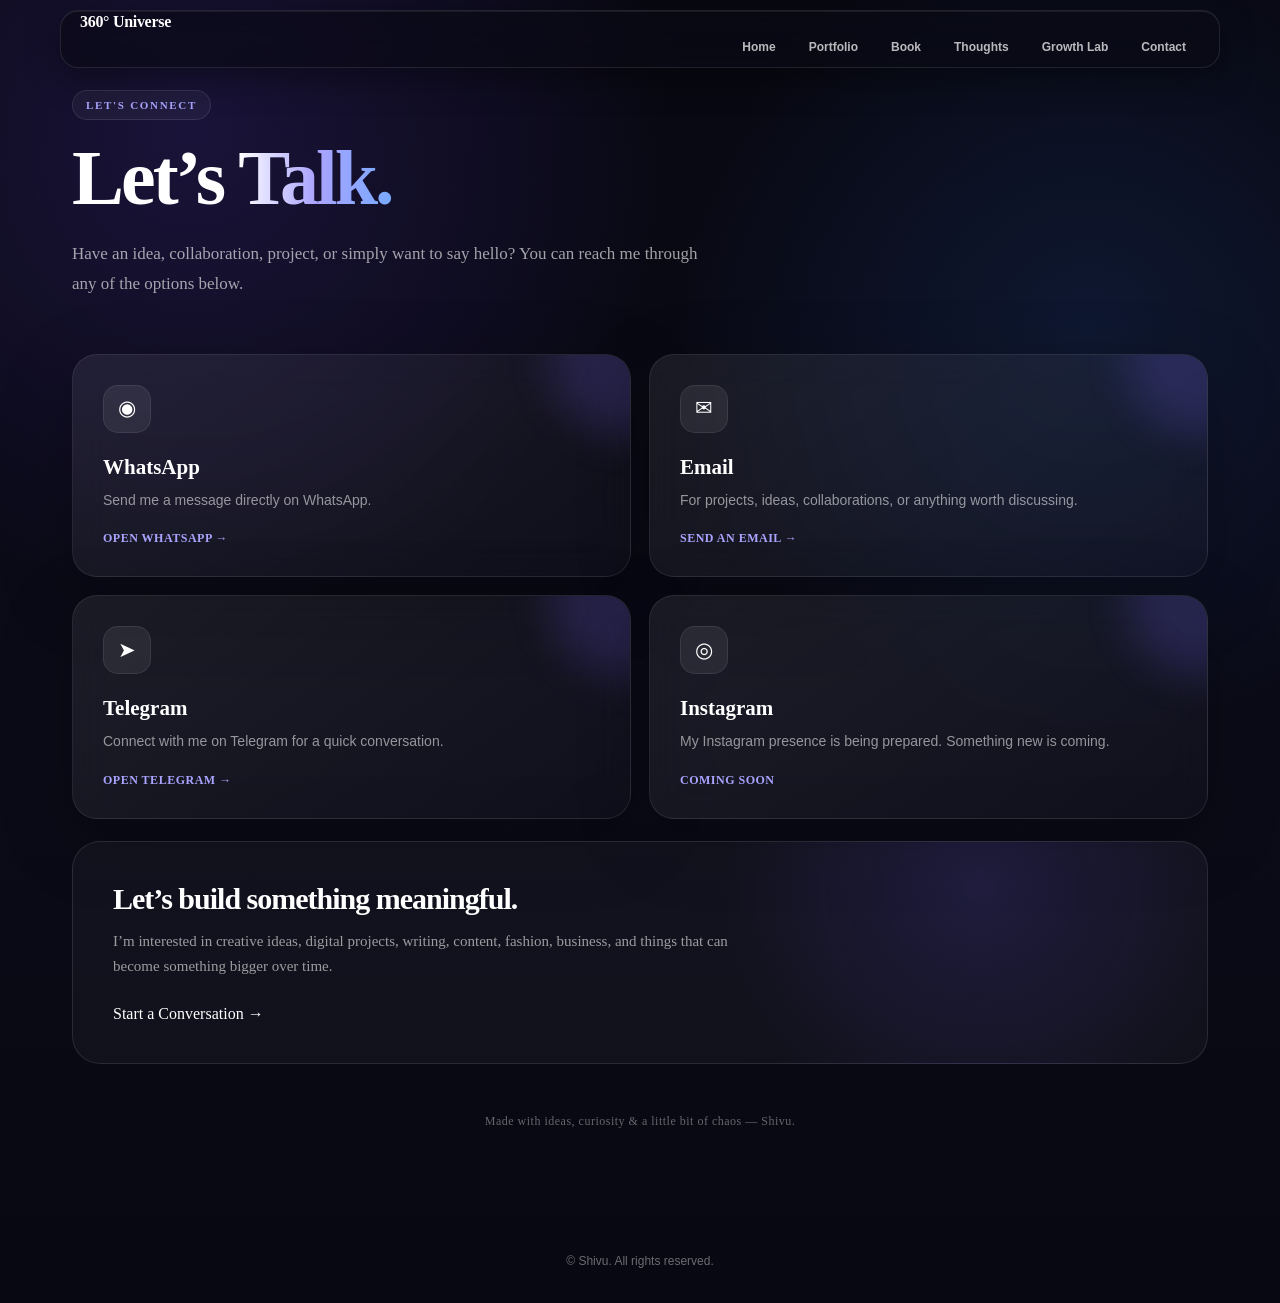
<file: contact.html>
<!DOCTYPE html>
<html lang="en">
<head>
  <meta charset="UTF-8">
  <meta name="viewport" content="width=device-width, initial-scale=1.0">
  <meta name="theme-color" content="#080812">

  <title>Contact — Shivu</title>

  <link rel="stylesheet" href="style.css">

  <style>
    * {
      box-sizing: border-box;
    }

    html,
    body {
      width: 100%;
      max-width: 100%;
      overflow-x: hidden;
      background: #080812 !important;
    }

    body {
      color: #ffffff !important;
      background:
        radial-gradient(circle at 15% 10%, rgba(115, 75, 255, 0.16), transparent 30%),
        radial-gradient(circle at 85% 25%, rgba(50, 130, 255, 0.12), transparent 28%),
        linear-gradient(180deg, #080812 0%, #0b0b18 55%, #080812 100%) !important;
    }

    img {
      max-width: 100%;
    }

    .navbar {
      padding: 14px 0 !important;
    }

    .logo {
      font-size: 16px !important;
      font-weight: 800 !important;
      letter-spacing: -0.3px;
    }

    .nav-menu a {
      font-size: 12px !important;
      font-weight: 600 !important;
    }

    .contact-page {
      width: 100%;
      max-width: 1180px;
      margin: auto;
      padding: 90px 22px 70px;
    }

    .contact-hero {
      max-width: 760px;
      margin-bottom: 55px;
    }

    .contact-eyebrow {
      display: inline-flex;
      padding: 8px 13px;
      border: 1px solid rgba(255,255,255,0.10);
      border-radius: 999px;
      background: rgba(255,255,255,0.045);
      color: #a9a4ff;
      font-size: 11px;
      font-weight: 800;
      letter-spacing: 1.7px;
      margin-bottom: 20px;
    }

    .contact-hero h1 {
      margin: 0;
      font-size: clamp(44px, 7vw, 78px);
      line-height: 0.98;
      letter-spacing: -3px;
      font-weight: 900;
    }

    .contact-hero h1 span {
      background: linear-gradient(90deg, #ffffff, #aaa4ff, #78a9ff);
      -webkit-background-clip: text;
      background-clip: text;
      color: transparent;
    }

    .contact-hero p {
      max-width: 650px;
      margin-top: 23px;
      color: rgba(255,255,255,0.62);
      font-size: 17px;
      line-height: 1.75;
      padding-right: 10px;
    }

    .contact-grid {
      display: grid;
      grid-template-columns: repeat(2, minmax(0, 1fr));
      gap: 18px;
    }

    .contact-card {
      position: relative;
      min-width: 0;
      padding: 30px;
      border-radius: 25px;
      border: 1px solid rgba(255,255,255,0.09);
      background:
        linear-gradient(145deg, rgba(255,255,255,0.075), rgba(255,255,255,0.025));
      box-shadow: 0 20px 70px rgba(0,0,0,0.25);
      overflow: hidden;
      text-decoration: none;
      color: #fff;
      transition: transform .3s ease, border-color .3s ease;
    }

    .contact-card::before {
      content: "";
      position: absolute;
      width: 150px;
      height: 150px;
      right: -70px;
      top: -70px;
      border-radius: 50%;
      background: rgba(120,100,255,0.18);
      filter: blur(20px);
    }

    .contact-card:hover {
      transform: translateY(-5px);
      border-color: rgba(150,140,255,0.32);
    }

    .contact-icon {
      width: 48px;
      height: 48px;
      display: flex;
      align-items: center;
      justify-content: center;
      border-radius: 15px;
      background: rgba(255,255,255,0.075);
      border: 1px solid rgba(255,255,255,0.08);
      font-size: 21px;
      margin-bottom: 22px;
    }

    .contact-card h3 {
      margin: 0 0 9px;
      font-size: 21px;
      font-weight: 800;
    }

    .contact-card p {
      margin: 0;
      color: rgba(255,255,255,0.55);
      line-height: 1.6;
      font-size: 14px;
      overflow-wrap: anywhere;
    }

    .contact-card .action {
      display: inline-block;
      margin-top: 20px;
      color: #aaa4ff;
      font-size: 12px;
      font-weight: 800;
      letter-spacing: .5px;
    }

    .message-box {
      margin-top: 22px;
      padding: 40px;
      border-radius: 28px;
      border: 1px solid rgba(255,255,255,0.10);
      background:
        radial-gradient(circle at 80% 20%, rgba(112,91,255,0.14), transparent 28%),
        rgba(255,255,255,0.035);
      position: relative;
      overflow: hidden;
    }

    .message-box h2 {
      margin: 0;
      font-size: 30px;
      font-weight: 850;
      letter-spacing: -1px;
    }

    .message-box p {
      max-width: 650px;
      margin: 13px 0 0;
      color: rgba(255,255,255,0.58);
      line-height: 1.7;
      font-size: 15px;
      padding-right: 10px;
    }

    .message-box .button {
      display: inline-flex;
      margin-top: 25px;
      text-decoration: none;
    }

    .social-note {
      margin-top: 50px;
      text-align: center;
      color: rgba(255,255,255,0.38);
      font-size: 12px;
      letter-spacing: .5px;
    }

    @media (max-width: 900px) {
      .contact-page {
        padding: 70px 18px 55px;
      }

      .contact-grid {
        grid-template-columns: 1fr;
      }

      .contact-hero h1 {
        letter-spacing: -2px;
      }

      .contact-hero p {
        font-size: 15px;
      }

      .contact-card,
      .message-box {
        padding: 25px;
      }

      .menu-toggle {
        display: flex !important;
        width: 44px !important;
        height: 44px !important;
        align-items: center !important;
        justify-content: center !important;
        flex-direction: column !important;
        gap: 5px !important;
        background: rgba(255,255,255,0.06) !important;
        border: 1px solid rgba(255,255,255,0.10) !important;
        border-radius: 13px !important;
      }

      .menu-toggle span {
        display: block !important;
        width: 20px !important;
        height: 2px !important;
        background: #fff !important;
        border-radius: 5px !important;
      }

      .nav-menu {
        display: none !important;
        position: absolute !important;
        top: 70px !important;
        left: 12px !important;
        right: 12px !important;
        width: auto !important;
        max-width: calc(100% - 24px) !important;
        flex-direction: column !important;
        padding: 12px !important;
        gap: 4px !important;
        border-radius: 18px !important;
        background: rgba(10,10,20,0.97) !important;
        border: 1px solid rgba(255,255,255,0.10) !important;
        box-shadow: 0 20px 60px rgba(0,0,0,0.45) !important;
        z-index: 9999 !important;
      }

      .nav-menu.open {
        display: flex !important;
      }

      .nav-menu a {
        width: 100% !important;
        padding: 13px 14px !important;
        border-radius: 11px !important;
      }
    }
  </style>
</head>

<body>

  <!-- LOADER -->
  <div class="page-loader">
    <div class="loader-content">
      <div class="loader-ring"></div>
      <div class="loader-title">Let's Connect</div>
      <div class="loader-subtitle">Shivu</div>
    </div>
  </div>

  <!-- NAVBAR -->
  <header class="navbar">
    <div class="container nav-container">

      <a href="index.html" class="logo">
        360° Universe
      </a>

      <button
        class="menu-toggle"
        id="menuButton"
        type="button"
        aria-label="Open menu"
      >
        <span></span>
        <span></span>
        <span></span>
      </button>

      <nav class="nav-menu" id="navMenu">
        <a href="index.html">Home</a>
        <a href="portfolio.html">Portfolio</a>
        <a href="book.html">Book</a>
        <a href="thoughts.html">Thoughts</a>
        <a href="course.html">Growth Lab</a>
        <a href="contact.html" class="active">Contact</a>
      </nav>

    </div>
  </header>


  <main class="contact-page">

    <!-- HERO -->
    <section class="contact-hero reveal">

      <div class="contact-eyebrow">
        LET'S CONNECT
      </div>

      <h1>
        Let’s <span>Talk.</span>
      </h1>

      <p>
        Have an idea, collaboration, project, or simply want to say hello?
        You can reach me through any of the options below.
      </p>

    </section>


    <!-- CONTACT OPTIONS -->
    <section class="contact-grid">

      <!-- WHATSAPP -->
      <a
        href="https://wa.me/919992899629"
        target="_blank"
        rel="noopener noreferrer"
        class="contact-card reveal"
      >
        <div class="contact-icon">◉</div>

        <h3>WhatsApp</h3>

        <p>
          Send me a message directly on WhatsApp.
        </p>

        <span class="action">
          OPEN WHATSAPP →
        </span>
      </a>


      <!-- EMAIL -->
      <a
        href="mailto:shivuofc@gmail.com"
        class="contact-card reveal"
      >
        <div class="contact-icon">✉</div>

        <h3>Email</h3>

        <p>
          For projects, ideas, collaborations, or anything worth discussing.
        </p>

        <span class="action">
          SEND AN EMAIL →
        </span>
      </a>


      <!-- TELEGRAM -->
      <a
        href="https://t.me/ShivuOfc"
        target="_blank"
        rel="noopener noreferrer"
        class="contact-card reveal"
      >
        <div class="contact-icon">➤</div>

        <h3>Telegram</h3>

        <p>
          Connect with me on Telegram for a quick conversation.
        </p>

        <span class="action">
          OPEN TELEGRAM →
        </span>
      </a>


      <!-- INSTAGRAM -->
      <div class="contact-card reveal">

        <div class="contact-icon">◎</div>

        <h3>Instagram</h3>

        <p>
          My Instagram presence is being prepared. Something new is coming.
        </p>

        <span class="action">
          COMING SOON
        </span>

      </div>

    </section>


    <!-- MESSAGE -->
    <section class="message-box reveal">

      <h2>
        Let’s build something meaningful.
      </h2>

      <p>
        I’m interested in creative ideas, digital projects, writing,
        content, fashion, business, and things that can become something
        bigger over time.
      </p>

      <a
        href="mailto:shivuofc@gmail.com"
        class="button button-primary"
      >
        Start a Conversation →
      </a>

    </section>


    <div class="social-note">
      Made with ideas, curiosity & a little bit of chaos — Shivu.
    </div>

  </main>


  <!-- FOOTER -->
  <footer class="footer">
    <div class="container">
      <p>© <span class="current-year"></span> Shivu. All rights reserved.</p>
    </div>
  </footer>


  <!-- GLOBAL JS -->
  <script src="script.js"></script>


  <!-- MOBILE MENU -->
  <script>
    (function () {

      var button = document.getElementById("menuButton");
      var menu = document.getElementById("navMenu");

      if (!button || !menu) {
        return;
      }

      button.onclick = function (event) {

        event.preventDefault();
        event.stopPropagation();

        if (menu.classList.contains("open")) {
          menu.classList.remove("open");
        } else {
          menu.classList.add("open");
        }

      };

      var links = menu.getElementsByTagName("a");
      var i;

      for (i = 0; i < links.length; i++) {

        links[i].onclick = function () {
          menu.classList.remove("open");
        };

      }

    })();
  </script>

</body>
</html>
</file>
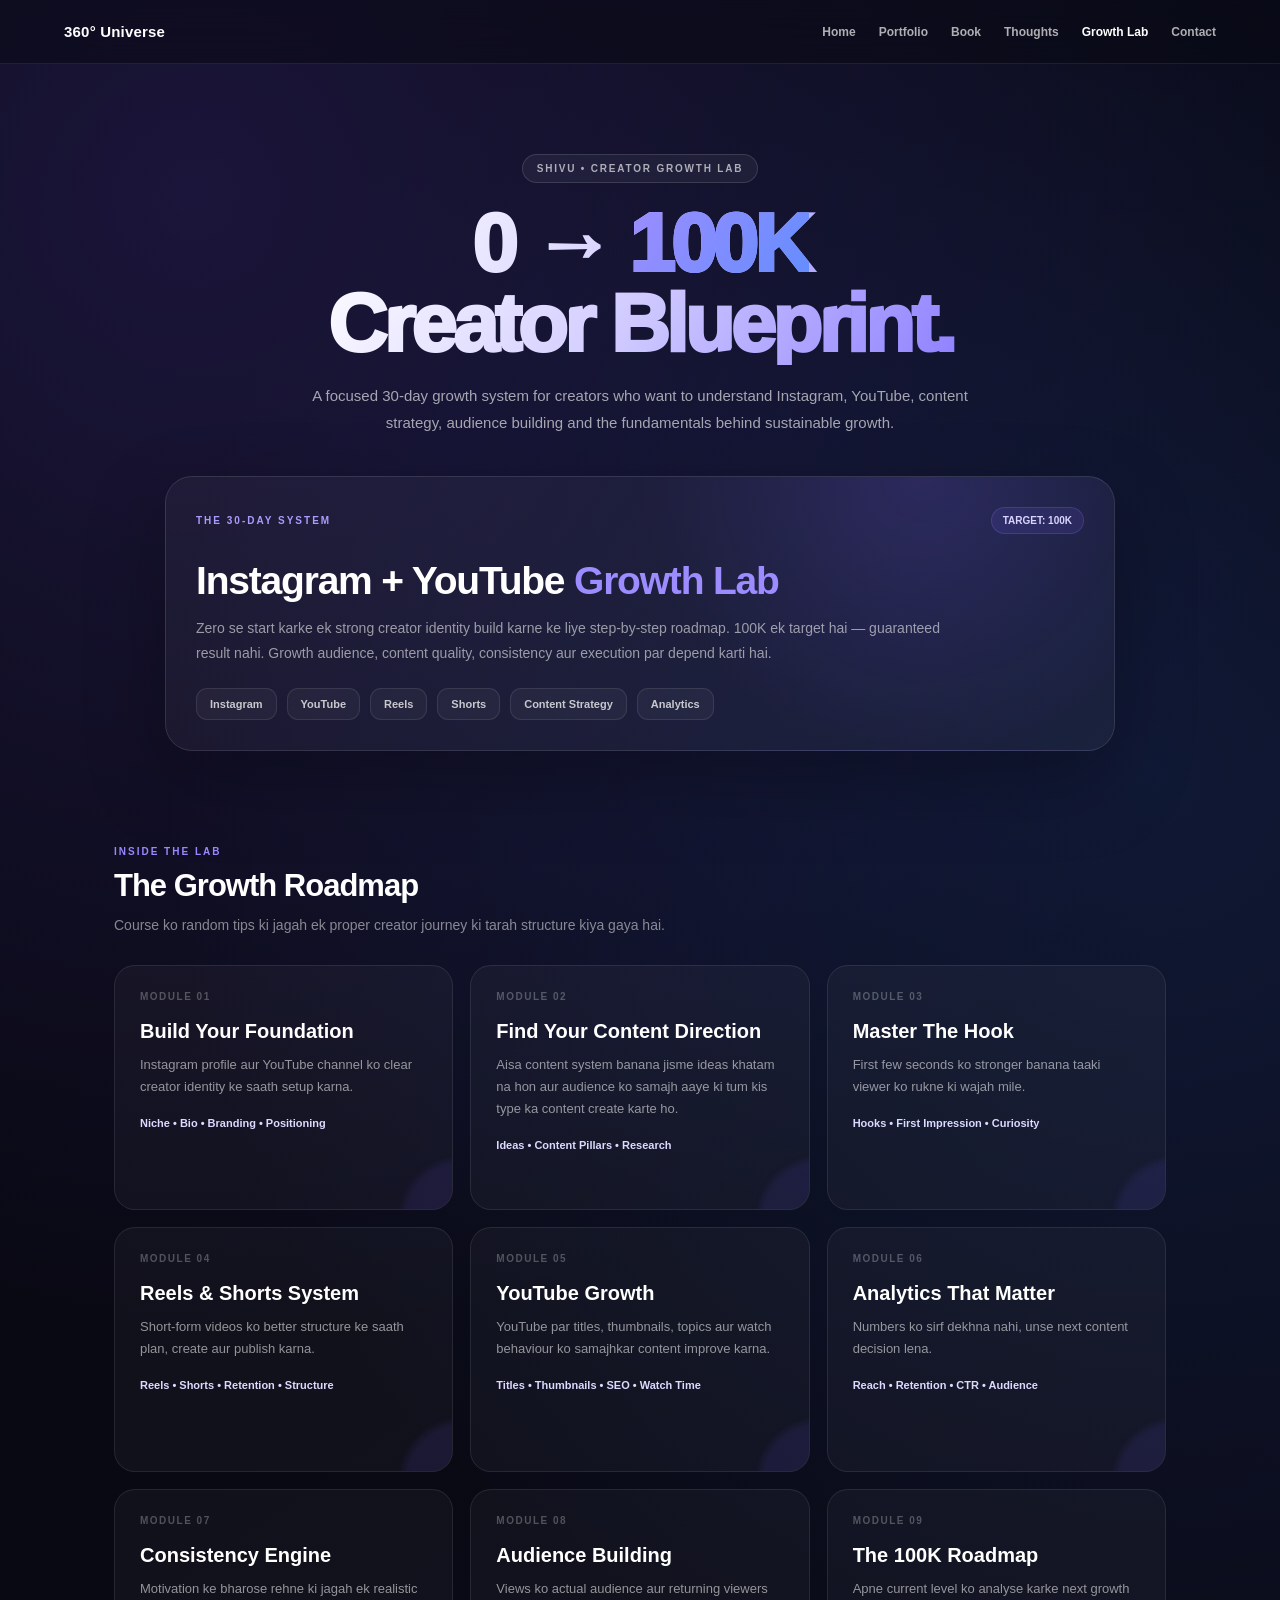
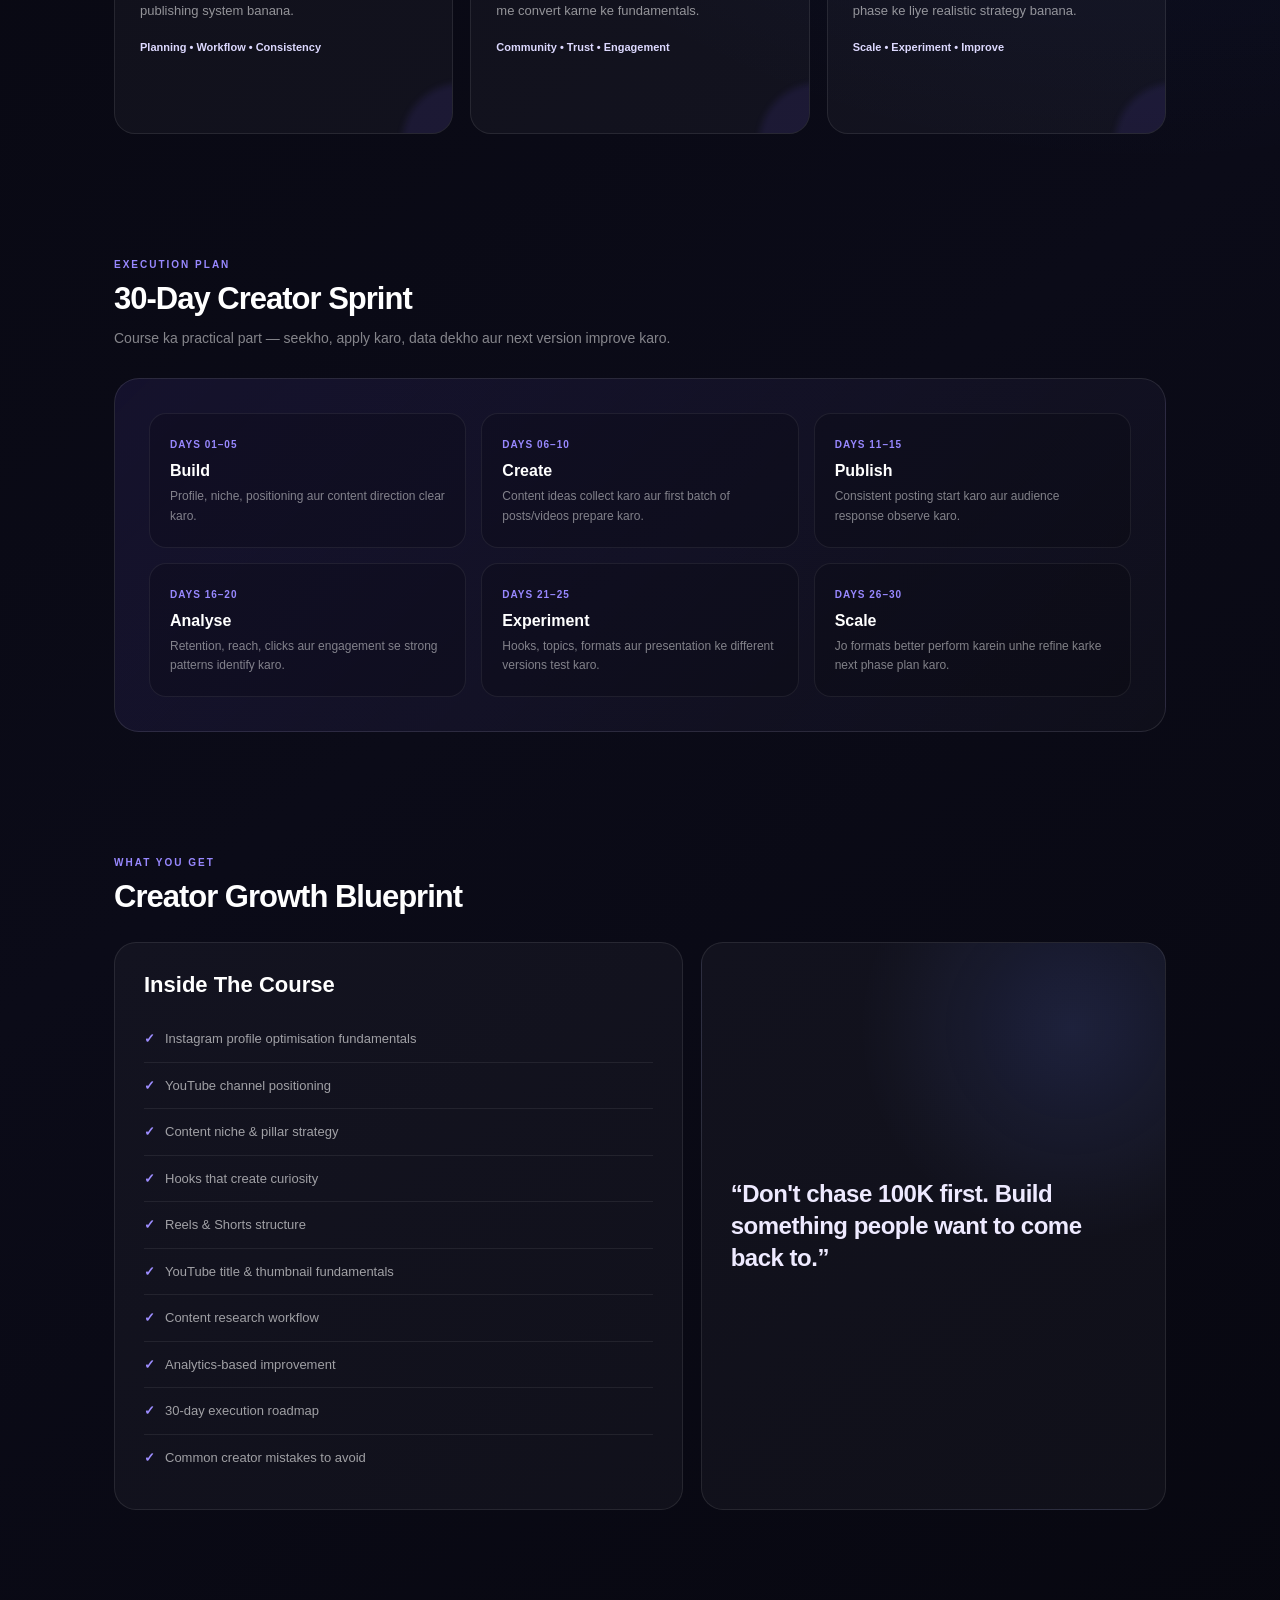
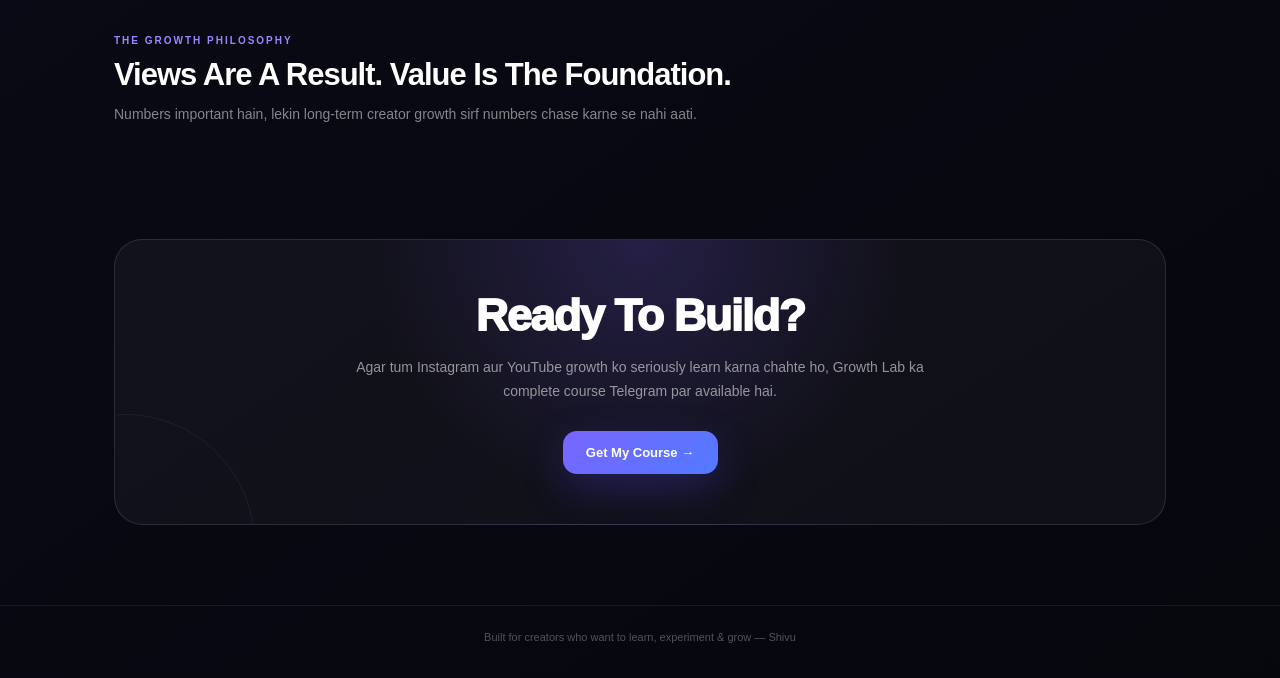
<file: course.html>
<!DOCTYPE html> <html lang="en"> <head> <meta charset="UTF-8"> <meta name="viewport" content="width=device-width, initial-scale=1.0"> <title>Growth Lab — Shivu</title> <style> *, *::before, *::after{ box-sizing:border-box; } html, body{ width:100%; max-width:100%; margin:0; padding:0; overflow-x:hidden; } body{ font-family:Arial,Helvetica,sans-serif; color:#fff; background: radial-gradient(circle at 15% 5%,rgba(117,88,255,.18),transparent 30%), radial-gradient(circle at 90% 20%,rgba(55,119,255,.14),transparent 30%), linear-gradient(145deg,#06060d,#0b0b18 55%,#06060d); min-height:100vh; } /* ================= NAVBAR ================= */ .navbar{ height:64px; width:100%; padding:0 5%; display:flex; align-items:center; justify-content:space-between; position:relative; z-index:100; background:rgba(10,10,20,.56); border-bottom:1px solid rgba(255,255,255,.08); backdrop-filter:blur(20px); -webkit-backdrop-filter:blur(20px); } .logo{ color:#fff; text-decoration:none; font-size:15px; font-weight:900; letter-spacing:.2px; } .nav-menu{ display:flex; align-items:center; gap:23px; } .nav-menu a{ color:rgba(255,255,255,.67); text-decoration:none; font-size:12px; font-weight:650; transition:.25s; } .nav-menu a:hover, .nav-menu a.active{ color:#fff; } .menu-toggle{ display:none; width:39px; height:39px; border-radius:12px; border:1px solid rgba(255,255,255,.12); background:rgba(255,255,255,.065); backdrop-filter:blur(16px); -webkit-backdrop-filter:blur(16px); align-items:center; justify-content:center; flex-direction:column; gap:4px; } .menu-toggle span{ width:17px; height:2px; border-radius:10px; background:#fff; } /* ================= HERO ================= */ .hero{ width:100%; max-width:1100px; margin:0 auto; padding:90px 24px 55px; text-align:center; } .badge{ display:inline-flex; padding:8px 14px; border:1px solid rgba(255,255,255,.13); border-radius:30px; background:rgba(255,255,255,.055); color:rgba(255,255,255,.64); font-size:10px; font-weight:850; letter-spacing:1.8px; text-transform:uppercase; backdrop-filter:blur(15px); -webkit-backdrop-filter:blur(15px); } .hero h1{ max-width:900px; margin:21px auto 17px; font-size:clamp(43px,7vw,82px); line-height:.98; letter-spacing:-4px; font-weight:950; background:linear-gradient(120deg,#fff 15%,#d5d0ff 48%,#897aff 90%); -webkit-background-clip:text; background-clip:text; color:transparent; } .hero h1 span{ background:linear-gradient(120deg,#9d8dff,#638dff); -webkit-background-clip:text; background-clip:text; color:transparent; } .hero p{ max-width:690px; margin:0 auto; color:rgba(255,255,255,.62); font-size:15px; line-height:1.8; } /* ================= HERO CARD ================= */ .hero-card{ width:100%; max-width:950px; margin:40px auto 0; padding:30px; border:1px solid rgba(255,255,255,.11); border-radius:27px; background: radial-gradient(circle at 80% 0%,rgba(119,92,255,.18),transparent 35%), rgba(255,255,255,.04); box-shadow:0 30px 80px rgba(0,0,0,.28); text-align:left; } .hero-card-top{ display:flex; align-items:center; justify-content:space-between; gap:20px; margin-bottom:25px; } .hero-card-label{ color:#a99cff; font-size:10px; font-weight:900; letter-spacing:2px; text-transform:uppercase; } .target{ padding:7px 11px; border-radius:20px; background:rgba(125,102,255,.12); border:1px solid rgba(145,125,255,.2); color:#d9d3ff; font-size:10px; font-weight:850; } .hero-card h2{ margin:0; font-size:clamp(25px,4vw,39px); line-height:1.12; font-weight:900; letter-spacing:-1.2px; } .hero-card h2 span{ color:#9c8cff; } .hero-card p{ margin:14px 0 0; max-width:760px; color:rgba(255,255,255,.56); font-size:14px; line-height:1.75; } .platforms{ display:flex; flex-wrap:wrap; gap:10px; margin-top:23px; } .platform{ padding:9px 13px; border-radius:11px; border:1px solid rgba(255,255,255,.09); background:rgba(255,255,255,.045); color:rgba(255,255,255,.75); font-size:11px; font-weight:750; } /* ================= SECTION ================= */ .section{ width:100%; max-width:1100px; margin:0 auto; padding:35px 24px 85px; } .heading{ margin-bottom:27px; } .heading small{ color:#9888ff; font-size:10px; font-weight:900; letter-spacing:2px; text-transform:uppercase; } .heading h2{ margin:9px 0 0; font-size:31px; font-weight:900; letter-spacing:-1px; } .heading p{ max-width:650px; margin:10px 0 0; color:rgba(255,255,255,.5); font-size:14px; line-height:1.7; } /* ================= ROADMAP ================= */ .roadmap{ display:grid; grid-template-columns:repeat(3,minmax(0,1fr)); gap:17px; } .lesson{ min-width:0; min-height:245px; padding:25px; border:1px solid rgba(255,255,255,.09); border-radius:21px; background:rgba(255,255,255,.035); transition:.3s; position:relative; overflow:hidden; } .lesson::after{ content:""; position:absolute; width:120px; height:120px; border-radius:50%; right:-70px; bottom:-70px; background:rgba(116,91,255,.10); filter:blur(3px); } .lesson:hover{ transform:translateY(-5px); border-color:rgba(142,122,255,.3); background:rgba(255,255,255,.055); } .lesson-number{ color:rgba(255,255,255,.27); font-size:10px; font-weight:900; letter-spacing:1.5px; } .lesson h3{ margin:17px 0 10px; font-size:20px; line-height:1.25; font-weight:900; } .lesson p{ margin:0; color:rgba(255,255,255,.55); font-size:13px; line-height:1.7; } .lesson strong{ display:block; margin-top:17px; color:#ddd9ff; font-size:11px; line-height:1.6; } /* ================= 30 DAY ================= */ .day-card{ padding:34px; border:1px solid rgba(255,255,255,.1); border-radius:25px; background: linear-gradient(135deg,rgba(118,91,255,.10),rgba(255,255,255,.025)); } .day-grid{ display:grid; grid-template-columns:repeat(3,minmax(0,1fr)); gap:15px; } .day{ padding:20px; border-radius:17px; background:rgba(0,0,0,.17); border:1px solid rgba(255,255,255,.07); } .day span{ color:#9888ff; font-size:10px; font-weight:900; letter-spacing:1px; } .day h3{ margin:10px 0 7px; font-size:16px; font-weight:850; } .day p{ margin:0; color:rgba(255,255,255,.48); font-size:12px; line-height:1.65; } /* ================= BLUEPRINT ================= */ .blueprint{ display:grid; grid-template-columns:1.1fr .9fr; gap:18px; } .blueprint-card{ padding:29px; border-radius:22px; border:1px solid rgba(255,255,255,.09); background:rgba(255,255,255,.035); } .blueprint-card h3{ margin:0 0 18px; font-size:22px; font-weight:900; } .blueprint-card ul{ margin:0; padding:0; list-style:none; } .blueprint-card li{ padding:13px 0; border-bottom:1px solid rgba(255,255,255,.07); color:rgba(255,255,255,.6); font-size:13px; line-height:1.5; } .blueprint-card li:last-child{ border-bottom:0; } .blueprint-card li::before{ content:"✓"; color:#9d8dff; font-weight:900; margin-right:10px; } .quote{ display:flex; align-items:center; min-height:100%; background: radial-gradient(circle at 80% 15%,rgba(102,129,255,.14),transparent 35%), rgba(255,255,255,.035); } .quote p{ margin:0; color:#eeeaff; font-size:24px; line-height:1.35; font-weight:850; letter-spacing:-.5px; } /* ================= CTA ================= */ .cta{ width:100%; max-width:1100px; margin:0 auto; padding:0 24px 80px; } .cta-card{ position:relative; overflow:hidden; padding:50px 30px; border-radius:28px; border:1px solid rgba(255,255,255,.11); background: radial-gradient(circle at 50% 0%,rgba(121,93,255,.19),transparent 45%), rgba(255,255,255,.04); text-align:center; } .cta-card::before{ content:""; position:absolute; width:260px; height:260px; border:1px solid rgba(145,125,255,.1); border-radius:50%; left:-120px; bottom:-150px; } .cta-card h2{ margin:0 0 13px; font-size:clamp(29px,5vw,45px); font-weight:950; letter-spacing:-1.5px; } .cta-card p{ max-width:600px; margin:0 auto 27px; color:rgba(255,255,255,.55); font-size:14px; line-height:1.75; } .course-btn{ display:inline-flex; align-items:center; justify-content:center; min-width:155px; padding:14px 22px; border-radius:14px; color:#fff; text-decoration:none; font-size:13px; font-weight:900; background:linear-gradient(135deg,#7965ff,#527aff); box-shadow:0 14px 40px rgba(87,73,255,.25); transition:.25s; } .course-btn:hover{ transform:translateY(-3px); } /* ================= FOOTER ================= */ .footer{ padding:25px 20px 35px; border-top:1px solid rgba(255,255,255,.07); text-align:center; color:rgba(255,255,255,.3); font-size:11px; } /* ================= MOBILE ================= */ @media(max-width:900px){ .navbar{ height:62px; padding:0 18px; } .logo{ font-size:14px; } .menu-toggle{ display:flex; } .nav-menu{ display:none; position:absolute; top:69px; left:12px; right:12px; width:auto; flex-direction:column; align-items:stretch; gap:0; padding:8px; border:1px solid rgba(255,255,255,.12); border-radius:18px; background:rgba(13,13,25,.84); backdrop-filter:blur(22px); -webkit-backdrop-filter:blur(22px); box-shadow:0 20px 55px rgba(0,0,0,.4); } .nav-menu.open{ display:flex; } .nav-menu a{ padding:13px 14px; border-radius:11px; } .hero{ padding:70px 19px 45px; } .hero h1{ letter-spacing:-2.5px; } .hero p{ font-size:14px; } .hero-card{ padding:24px 20px; border-radius:22px; } .hero-card-top{ align-items:flex-start; flex-direction:column; gap:10px; } .section{ padding:25px 18px 65px; } .roadmap{ grid-template-columns:1fr; } .day-grid{ grid-template-columns:1fr; } .day-card{ padding:22px; } .blueprint{ grid-template-columns:1fr; } .quote p{ font-size:20px; } .cta{ padding:0 18px 60px; } .cta-card{ padding:38px 20px; border-radius:22px; } } </style> </head> <body> <!-- ================= NAVBAR ================= --> <nav class="navbar"> <a href="index.html" class="logo">360° Universe</a> <button type="button" class="menu-toggle" id="menuButton" aria-label="Open menu"> <span></span> <span></span> <span></span> </button> <div class="nav-menu" id="navMenu"> <a href="index.html">Home</a> <a href="portfolio.html">Portfolio</a> <a href="book.html">Book</a> <a href="thoughts.html">Thoughts</a> <a href="course.html" class="active">Growth Lab</a> <a href="contact.html">Contact</a> </div> </nav> <!-- ================= HERO ================= --> <section class="hero"> <div class="badge"> SHIVU • CREATOR GROWTH LAB </div> <h1> 0 → <span>100K</span> <br> Creator Blueprint. </h1> <p> A focused 30-day growth system for creators who want to understand Instagram, YouTube, content strategy, audience building and the fundamentals behind sustainable growth. </p> <div class="hero-card"> <div class="hero-card-top"> <div class="hero-card-label"> THE 30-DAY SYSTEM </div> <div class="target"> TARGET: 100K </div> </div> <h2> Instagram + YouTube <span>Growth Lab</span> </h2> <p> Zero se start karke ek strong creator identity build karne ke liye step-by-step roadmap. 100K ek target hai — guaranteed result nahi. Growth audience, content quality, consistency aur execution par depend karti hai. </p> <div class="platforms"> <div class="platform">Instagram</div> <div class="platform">YouTube</div> <div class="platform">Reels</div> <div class="platform">Shorts</div> <div class="platform">Content Strategy</div> <div class="platform">Analytics</div> </div> </div> </section> <!-- ================= ROADMAP ================= --> <section class="section"> <div class="heading"> <small>Inside The Lab</small> <h2>The Growth Roadmap</h2> <p> Course ko random tips ki jagah ek proper creator journey ki tarah structure kiya gaya hai. </p> </div> <div class="roadmap"> <article class="lesson"> <div class="lesson-number">MODULE 01</div> <h3>Build Your Foundation</h3> <p> Instagram profile aur YouTube channel ko clear creator identity ke saath setup karna. </p> <strong> Niche • Bio • Branding • Positioning </strong> </article> <article class="lesson"> <div class="lesson-number">MODULE 02</div> <h3>Find Your Content Direction</h3> <p> Aisa content system banana jisme ideas khatam na hon aur audience ko samajh aaye ki tum kis type ka content create karte ho. </p> <strong> Ideas • Content Pillars • Research </strong> </article> <article class="lesson"> <div class="lesson-number">MODULE 03</div> <h3>Master The Hook</h3> <p> First few seconds ko stronger banana taaki viewer ko rukne ki wajah mile. </p> <strong> Hooks • First Impression • Curiosity </strong> </article> <article class="lesson"> <div class="lesson-number">MODULE 04</div> <h3>Reels & Shorts System</h3> <p> Short-form videos ko better structure ke saath plan, create aur publish karna. </p> <strong> Reels • Shorts • Retention • Structure </strong> </article> <article class="lesson"> <div class="lesson-number">MODULE 05</div> <h3>YouTube Growth</h3> <p> YouTube par titles, thumbnails, topics aur watch behaviour ko samajhkar content improve karna. </p> <strong> Titles • Thumbnails • SEO • Watch Time </strong> </article> <article class="lesson"> <div class="lesson-number">MODULE 06</div> <h3>Analytics That Matter</h3> <p> Numbers ko sirf dekhna nahi, unse next content decision lena. </p> <strong> Reach • Retention • CTR • Audience </strong> </article> <article class="lesson"> <div class="lesson-number">MODULE 07</div> <h3>Consistency Engine</h3> <p> Motivation ke bharose rehne ki jagah ek realistic publishing system banana. </p> <strong> Planning • Workflow • Consistency </strong> </article> <article class="lesson"> <div class="lesson-number">MODULE 08</div> <h3>Audience Building</h3> <p> Views ko actual audience aur returning viewers me convert karne ke fundamentals. </p> <strong> Community • Trust • Engagement </strong> </article> <article class="lesson"> <div class="lesson-number">MODULE 09</div> <h3>The 100K Roadmap</h3> <p> Apne current level ko analyse karke next growth phase ke liye realistic strategy banana. </p> <strong> Scale • Experiment • Improve </strong> </article> </div> </section> <!-- ================= 30 DAYS ================= --> <section class="section"> <div class="heading"> <small>Execution Plan</small> <h2>30-Day Creator Sprint</h2> <p> Course ka practical part — seekho, apply karo, data dekho aur next version improve karo. </p> </div> <div class="day-card"> <div class="day-grid"> <div class="day"> <span>DAYS 01–05</span> <h3>Build</h3> <p> Profile, niche, positioning aur content direction clear karo. </p> </div> <div class="day"> <span>DAYS 06–10</span> <h3>Create</h3> <p> Content ideas collect karo aur first batch of posts/videos prepare karo. </p> </div> <div class="day"> <span>DAYS 11–15</span> <h3>Publish</h3> <p> Consistent posting start karo aur audience response observe karo. </p> </div> <div class="day"> <span>DAYS 16–20</span> <h3>Analyse</h3> <p> Retention, reach, clicks aur engagement se strong patterns identify karo. </p> </div> <div class="day"> <span>DAYS 21–25</span> <h3>Experiment</h3> <p> Hooks, topics, formats aur presentation ke different versions test karo. </p> </div> <div class="day"> <span>DAYS 26–30</span> <h3>Scale</h3> <p> Jo formats better perform karein unhe refine karke next phase plan karo. </p> </div> </div> </div> </section> <!-- ================= BLUEPRINT ================= --> <section class="section"> <div class="heading"> <small>What You Get</small> <h2>Creator Growth Blueprint</h2> </div> <div class="blueprint"> <div class="blueprint-card"> <h3>Inside The Course</h3> <ul> <li>Instagram profile optimisation fundamentals</li> <li>YouTube channel positioning</li> <li>Content niche & pillar strategy</li> <li>Hooks that create curiosity</li> <li>Reels & Shorts structure</li> <li>YouTube title & thumbnail fundamentals</li> <li>Content research workflow</li> <li>Analytics-based improvement</li> <li>30-day execution roadmap</li> <li>Common creator mistakes to avoid</li> </ul> </div> <div class="blueprint-card quote"> <p> “Don't chase 100K first. Build something people want to come back to.” </p> </div> </div> </section> <!-- ================= PHILOSOPHY ================= --> <section class="section"> <div class="heading"> <small>The Growth Philosophy</small> <h2>Views Are A Result. Value Is The Foundation.</h2> <p> Numbers important hain, lekin long-term creator growth sirf numbers chase karne se nahi aati. </p> </div> </section> <!-- ================= CTA ================= --> <section class="cta"> <div class="cta-card"> <h2>Ready To Build?</h2> <p> Agar tum Instagram aur YouTube growth ko seriously learn karna chahte ho, Growth Lab ka complete course Telegram par available hai. </p> <a href="https://t.me/ShivuOfc" target="_blank" rel="noopener noreferrer" class="course-btn" > Get My Course → </a> </div> </section> <!-- ================= FOOTER ================= --> <footer class="footer"> Built for creators who want to learn, experiment & grow — Shivu </footer> <!-- ================= JAVASCRIPT ================= --> <script> (function(){ var button = document.getElementById("menuButton"); var menu = document.getElementById("navMenu"); if(!button || !menu){ return; } button.onclick = function(event){ event.preventDefault(); event.stopPropagation(); if(menu.classList.contains("open")){ menu.classList.remove("open"); }else{ menu.classList.add("open"); } }; var links = menu.getElementsByTagName("a"); var i; for(i = 0; i < links.length; i++){ links[i].onclick = function(){ menu.classList.remove("open"); }; } })(); </script> </body> </html>
</file>
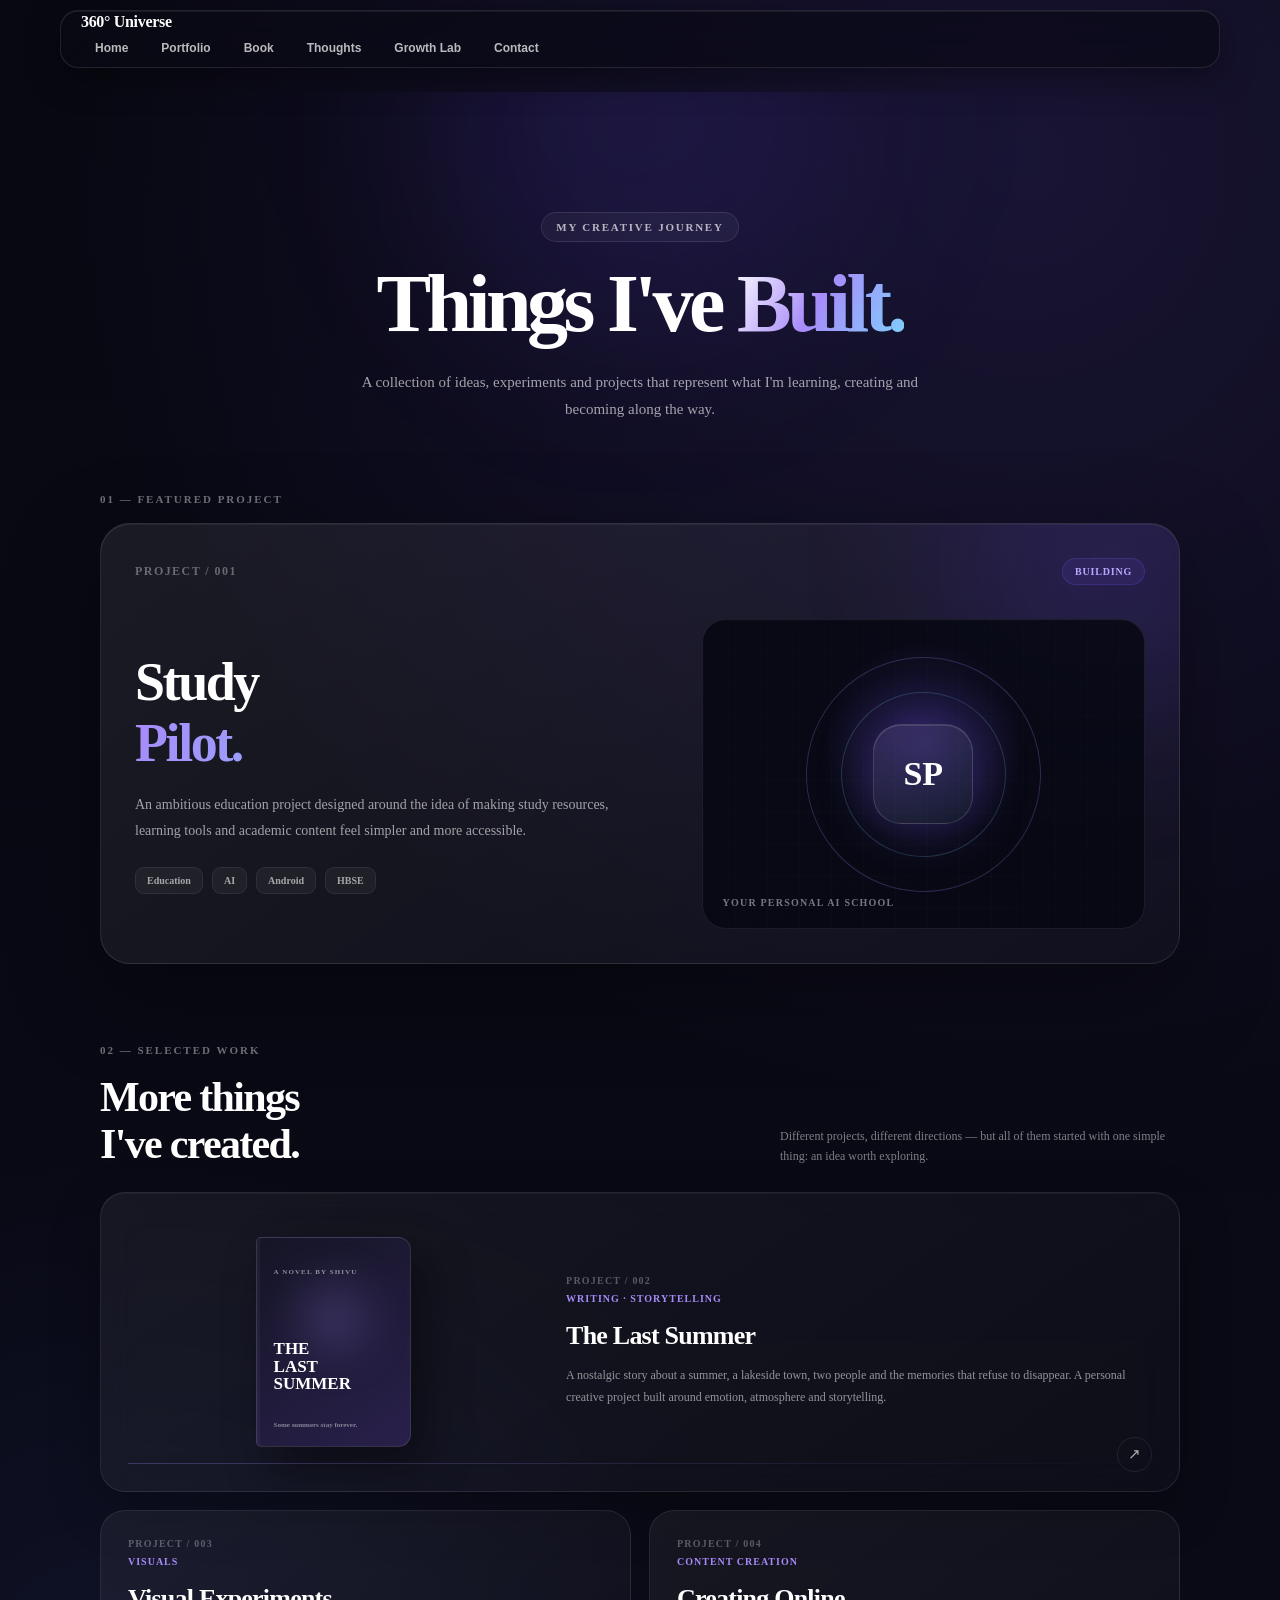
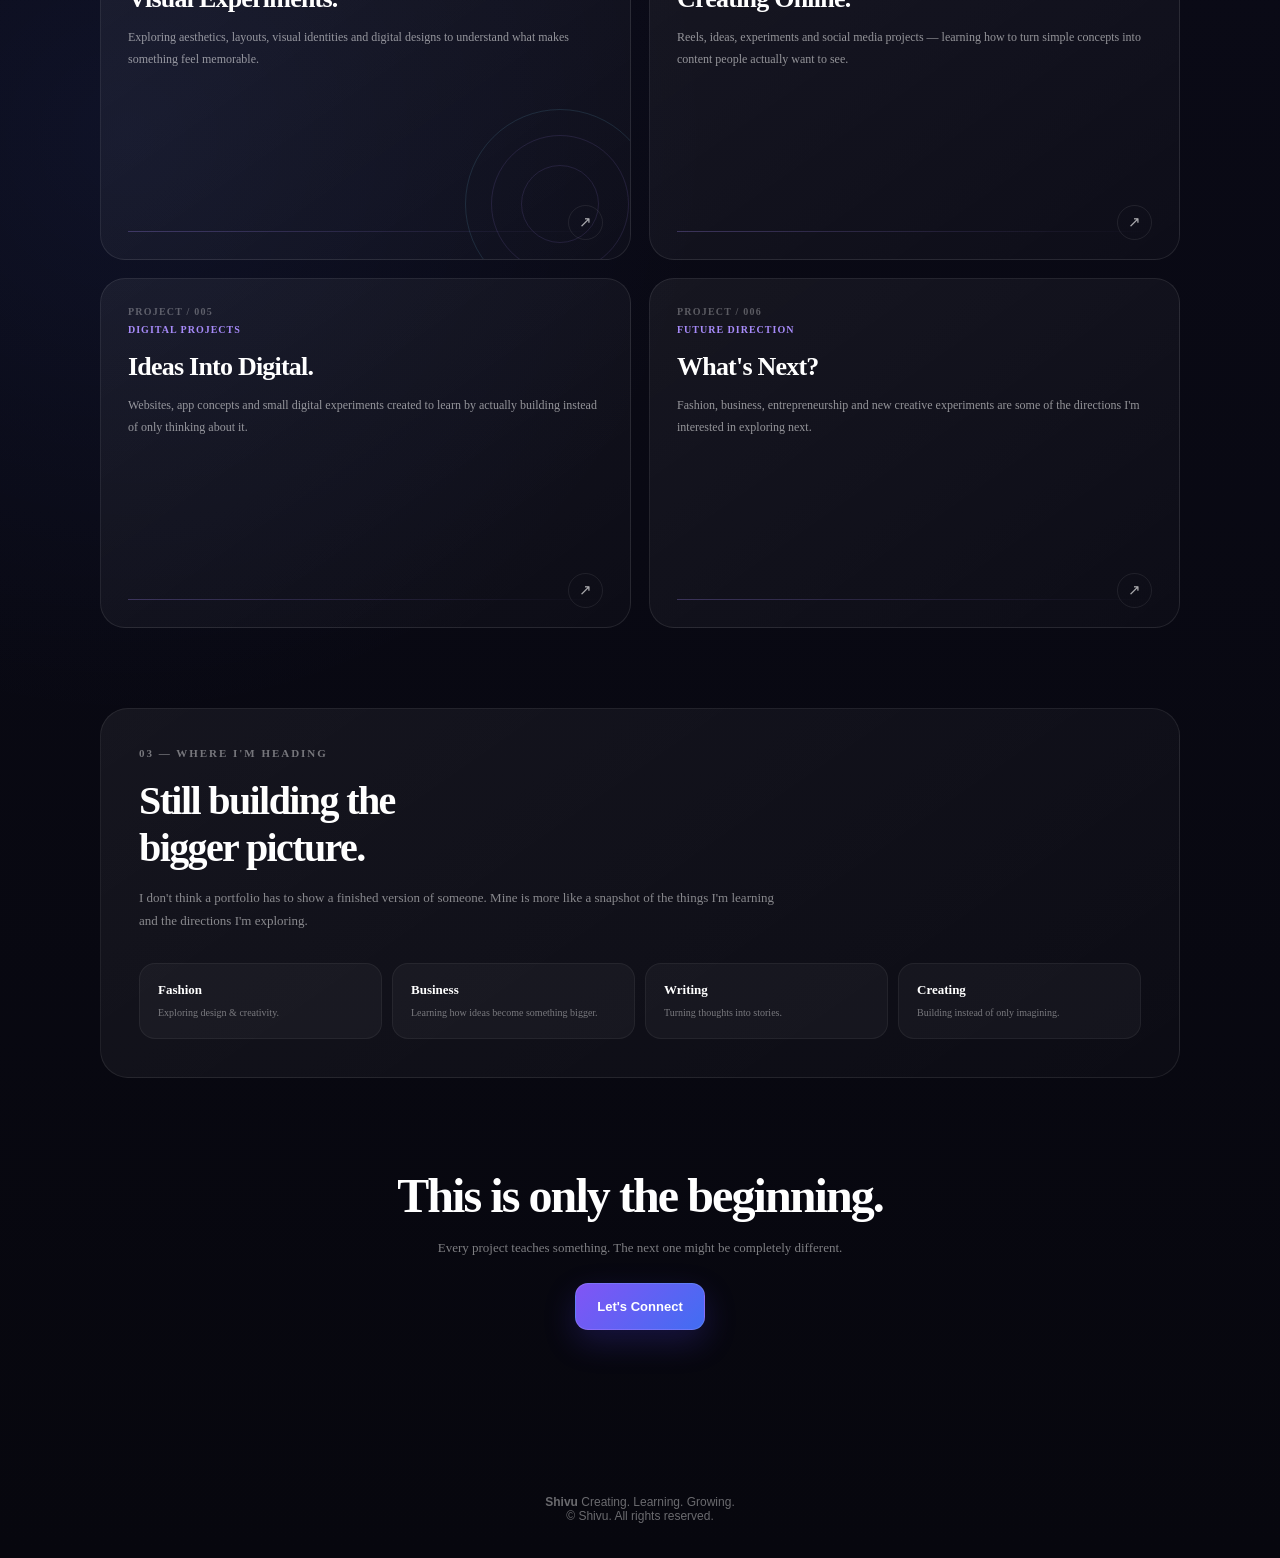
<file: portfolio.html>
<!DOCTYPE html>
<html lang="en">
<head>
  <meta charset="UTF-8">
  <meta name="viewport" content="width=device-width, initial-scale=1.0, maximum-scale=1.0, user-scalable=no">

  <title>My Portfolio — Shivu</title>

  <link rel="stylesheet" href="style.css">

  <style>
    /* ===============================
       GLOBAL SAFE LAYOUT
       =============================== */

    *,
    *::before,
    *::after {
      box-sizing: border-box;
    }

    html {
      width: 100%;
      max-width: 100%;
      min-height: 100%;
      background: #080812 !important;
      overflow-x: hidden;
    }

    body {
      width: 100%;
      max-width: 100%;
      min-height: 100vh;
      margin: 0;
      color: #fff !important;
      background:
        radial-gradient(
          circle at 80% 5%,
          rgba(124, 92, 255, 0.14),
          transparent 30%
        ),
        radial-gradient(
          circle at 10% 55%,
          rgba(80, 120, 255, 0.08),
          transparent 28%
        ),
        linear-gradient(
          180deg,
          #080812 0%,
          #0a0a16 50%,
          #07070e 100%
        ) !important;
      overflow-x: hidden;
    }

    img,
    video,
    iframe {
      max-width: 100%;
    }

    a {
      -webkit-tap-highlight-color: transparent;
    }

    /* ===============================
       NAVBAR
       =============================== */

    .nav-logo {
      font-size: 16px !important;
      letter-spacing: -0.02em;
      font-weight: 800 !important;
    }

    .nav-menu a {
      font-size: 12px !important;
      font-weight: 600 !important;
    }

    /* ===============================
       HERO
       =============================== */

    .portfolio-hero {
      position: relative;
      padding: 120px 20px 70px;
      text-align: center;
      overflow: hidden;
    }

    .portfolio-hero::before {
      content: "";
      position: absolute;
      width: 420px;
      height: 420px;
      border-radius: 50%;
      background: rgba(111, 76, 255, 0.12);
      filter: blur(90px);
      top: -180px;
      left: 50%;
      transform: translateX(-50%);
      pointer-events: none;
    }

    .portfolio-eyebrow {
      position: relative;
      display: inline-flex;
      align-items: center;
      justify-content: center;
      padding: 8px 14px;
      border: 1px solid rgba(255,255,255,0.10);
      border-radius: 999px;
      background: rgba(255,255,255,0.045);
      backdrop-filter: blur(14px);
      color: rgba(255,255,255,0.68);
      font-size: 11px;
      font-weight: 800;
      letter-spacing: 0.16em;
      margin-bottom: 22px;
    }

    .portfolio-hero h1 {
      position: relative;
      margin: 0 auto;
      max-width: 850px;
      color: #fff !important;
      font-size: clamp(42px, 8vw, 82px);
      line-height: 0.98;
      letter-spacing: -0.055em;
      font-weight: 900 !important;
    }

    .portfolio-hero h1 span {
      background: linear-gradient(
        120deg,
        #ffffff,
        #a78bfa 48%,
        #7dd3fc
      );
      -webkit-background-clip: text;
      background-clip: text;
      color: transparent;
    }

    .portfolio-hero p {
      position: relative;
      max-width: 620px;
      margin: 25px auto 0;
      color: rgba(255,255,255,0.62) !important;
      font-size: 15px;
      line-height: 1.8;
      font-weight: 500;
      padding: 0 10px;
      overflow-wrap: anywhere;
    }

    /* ===============================
       MAIN
       =============================== */

    .portfolio-main {
      position: relative;
      z-index: 2;
      width: 100%;
      max-width: 1120px;
      margin: 0 auto;
      padding: 0 20px 90px;
    }

    .portfolio-label {
      margin-bottom: 18px;
      color: rgba(255,255,255,0.42) !important;
      font-size: 11px;
      font-weight: 800 !important;
      letter-spacing: 0.18em;
      text-transform: uppercase;
    }

    /* ===============================
       FEATURED PROJECT
       =============================== */

    .featured-project {
      position: relative;
      width: 100%;
      overflow: hidden;
      border: 1px solid rgba(255,255,255,0.10);
      border-radius: 30px;
      padding: 34px;
      background:
        linear-gradient(
          145deg,
          rgba(255,255,255,0.075),
          rgba(255,255,255,0.025)
        ) !important;
      box-shadow:
        0 30px 90px rgba(0,0,0,0.35),
        inset 0 1px rgba(255,255,255,0.06);
    }

    .featured-project::before {
      content: "";
      position: absolute;
      width: 330px;
      height: 330px;
      right: -100px;
      top: -130px;
      background: rgba(104,76,255,0.14);
      filter: blur(75px);
      border-radius: 50%;
      pointer-events: none;
    }

    .featured-top {
      position: relative;
      z-index: 2;
      display: flex;
      justify-content: space-between;
      align-items: center;
      gap: 20px;
      margin-bottom: 34px;
    }

    .project-number {
      color: rgba(255,255,255,0.35) !important;
      font-size: 12px;
      font-weight: 800 !important;
      letter-spacing: 0.12em;
    }

    .project-status {
      padding: 7px 12px;
      border-radius: 999px;
      background: rgba(124,92,255,0.10);
      border: 1px solid rgba(124,92,255,0.20);
      color: #b9a8ff !important;
      font-size: 10px;
      font-weight: 800 !important;
      letter-spacing: 0.08em;
    }

    .featured-content {
      position: relative;
      z-index: 2;
      display: grid;
      grid-template-columns: 1fr 0.85fr;
      gap: 45px;
      align-items: center;
    }

    .featured-copy h2 {
      margin: 0;
      color: #fff !important;
      font-size: clamp(32px, 5vw, 54px);
      line-height: 1;
      letter-spacing: -0.045em;
      font-weight: 900 !important;
    }

    .featured-copy h2 span {
      display: block;
      margin-top: 7px;
      background: linear-gradient(
        120deg,
        #a78bfa,
        #7dd3fc
      );
      -webkit-background-clip: text;
      background-clip: text;
      color: transparent;
    }

    .featured-copy p {
      margin: 22px 0 0;
      max-width: 500px;
      color: rgba(255,255,255,0.60) !important;
      font-size: 14px;
      line-height: 1.85;
      font-weight: 500;
      overflow-wrap: anywhere;
    }

    .project-tags {
      display: flex;
      flex-wrap: wrap;
      gap: 9px;
      margin-top: 23px;
    }

    .project-tags span {
      padding: 7px 11px;
      border-radius: 9px;
      background: rgba(255,255,255,0.045);
      border: 1px solid rgba(255,255,255,0.07);
      color: rgba(255,255,255,0.60) !important;
      font-size: 10px;
      font-weight: 700 !important;
    }

    /* ===============================
       STUDY PILOT VISUAL
       =============================== */

    .project-visual {
      position: relative;
      min-height: 310px;
      border-radius: 24px;
      overflow: hidden;
      border: 1px solid rgba(255,255,255,0.08);
      background:
        radial-gradient(
          circle at 50% 40%,
          rgba(124,92,255,0.22),
          transparent 35%
        ),
        rgba(7,8,18,0.85) !important;
      display: flex;
      align-items: center;
      justify-content: center;
    }

    .visual-grid {
      position: absolute;
      inset: 0;
      opacity: 0.25;
      background-image:
        linear-gradient(
          rgba(255,255,255,0.05) 1px,
          transparent 1px
        ),
        linear-gradient(
          90deg,
          rgba(255,255,255,0.05) 1px,
          transparent 1px
        );
      background-size: 32px 32px;
    }

    .visual-orbit {
      position: absolute;
      width: 235px;
      height: 235px;
      border: 1px solid rgba(167,139,250,0.24);
      border-radius: 50%;
      transform: rotate(-18deg);
    }

    .visual-orbit.two {
      width: 165px;
      height: 165px;
      transform: rotate(42deg);
      border-color: rgba(125,211,252,0.20);
    }

    .visual-core {
      position: relative;
      z-index: 3;
      width: 100px;
      height: 100px;
      border-radius: 28px;
      display: flex;
      align-items: center;
      justify-content: center;
      background:
        linear-gradient(
          145deg,
          rgba(167,139,250,0.20),
          rgba(125,211,252,0.08)
        );
      border: 1px solid rgba(255,255,255,0.14);
      box-shadow:
        0 0 55px rgba(124,92,255,0.30),
        inset 0 1px rgba(255,255,255,0.12);
      color: #fff !important;
      font-size: 34px;
      font-weight: 900 !important;
    }

    .visual-text {
      position: absolute;
      z-index: 4;
      bottom: 20px;
      left: 20px;
      color: rgba(255,255,255,0.45) !important;
      font-size: 10px;
      font-weight: 800 !important;
      letter-spacing: 0.12em;
    }

    /* ===============================
       SELECTED WORK
       =============================== */

    .projects-section {
      margin-top: 80px;
    }

    .section-heading {
      display: flex;
      justify-content: space-between;
      align-items: end;
      gap: 20px;
      margin-bottom: 25px;
    }

    .section-heading h2 {
      margin: 0;
      color: #fff !important;
      font-size: clamp(28px, 4vw, 42px);
      letter-spacing: -0.04em;
      font-weight: 900 !important;
    }

    .section-heading p {
      max-width: 400px;
      margin: 0;
      color: rgba(255,255,255,0.48) !important;
      font-size: 12px;
      line-height: 1.7;
      font-weight: 500;
      overflow-wrap: anywhere;
    }

    .project-grid {
      display: grid;
      grid-template-columns: repeat(2, minmax(0,1fr));
      gap: 18px;
    }

    .project-card {
      position: relative;
      min-width: 0;
      width: 100%;
      min-height: 350px;
      overflow: hidden;
      padding: 27px;
      border-radius: 25px;
      border: 1px solid rgba(255,255,255,0.09);
      background:
        linear-gradient(
          145deg,
          rgba(255,255,255,0.055),
          rgba(255,255,255,0.018)
        ) !important;
      transition:
        transform .35s ease,
        border-color .35s ease;
    }

    .project-card:hover {
      transform: translateY(-5px);
      border-color: rgba(167,139,250,0.24);
    }

    .project-card.large {
      grid-column: span 2;
      min-height: 300px;
    }

    .card-number {
      color: rgba(255,255,255,0.30) !important;
      font-size: 10px;
      font-weight: 800 !important;
      letter-spacing: 0.12em;
    }

    .card-category {
      margin-top: 7px;
      color: #a78bfa !important;
      font-size: 10px;
      font-weight: 800 !important;
      letter-spacing: 0.10em;
      text-transform: uppercase;
    }

    .project-card h3 {
      margin: 18px 0 0;
      color: #fff !important;
      font-size: 26px;
      line-height: 1.1;
      letter-spacing: -0.03em;
      font-weight: 900 !important;
    }

    .project-card p {
      margin: 14px 0 0;
      max-width: 580px;
      color: rgba(255,255,255,0.55) !important;
      font-size: 12px;
      line-height: 1.8;
      font-weight: 500;
      overflow-wrap: anywhere;
    }

    .card-line {
      position: absolute;
      left: 27px;
      right: 27px;
      bottom: 27px;
      height: 1px;
      background:
        linear-gradient(
          90deg,
          rgba(167,139,250,0.28),
          transparent
        );
    }

    .card-arrow {
      position: absolute;
      right: 27px;
      bottom: 19px;
      width: 35px;
      height: 35px;
      border-radius: 50%;
      display: flex;
      align-items: center;
      justify-content: center;
      border: 1px solid rgba(255,255,255,0.08);
      color: rgba(255,255,255,0.65) !important;
      font-size: 15px;
    }

    /* ===============================
       BOOK
       =============================== */

    .book-card {
      display: grid;
      grid-template-columns: 0.7fr 1fr;
      gap: 28px;
      align-items: center;
    }

    .mini-book {
      width: 155px;
      height: 210px;
      margin: 0 auto;
      padding: 22px 17px;
      border-radius: 5px 13px 13px 5px;
      background:
        linear-gradient(
          145deg,
          #151526,
          #29204b
        ) !important;
      border: 1px solid rgba(255,255,255,0.12);
      box-shadow:
        14px 20px 45px rgba(0,0,0,0.45),
        inset 3px 0 rgba(255,255,255,0.04);
      position: relative;
    }

    .mini-book::after {
      content: "";
      position: absolute;
      width: 70px;
      height: 70px;
      border-radius: 50%;
      background: rgba(167,139,250,0.20);
      filter: blur(22px);
      top: 45px;
      left: 42px;
    }

    .mini-book small {
      position: relative;
      z-index: 2;
      color: rgba(255,255,255,0.50) !important;
      font-size: 7px;
      font-weight: 800 !important;
      letter-spacing: 0.16em;
    }

    .mini-book strong {
      position: relative;
      z-index: 2;
      display: block;
      margin-top: 62px;
      color: #fff !important;
      font-size: 17px;
      line-height: 1.05;
      font-weight: 900 !important;
    }

    .mini-book em {
      position: absolute;
      z-index: 2;
      bottom: 17px;
      left: 17px;
      color: rgba(255,255,255,0.45) !important;
      font-size: 7px;
      font-style: normal;
      font-weight: 700 !important;
    }

    /* ===============================
       CREATIVE VISUAL
       =============================== */

    .creative-visual {
      position: absolute;
      right: -25px;
      bottom: -40px;
      width: 190px;
      height: 190px;
      border-radius: 50%;
      border: 1px solid rgba(125,211,252,0.13);
    }

    .creative-visual::before,
    .creative-visual::after {
      content: "";
      position: absolute;
      border-radius: 50%;
      border: 1px solid rgba(167,139,250,0.13);
    }

    .creative-visual::before {
      inset: 25px;
    }

    .creative-visual::after {
      inset: 55px;
    }

    /* ===============================
       DIRECTION
       =============================== */

    .direction-section {
      margin-top: 80px;
      padding: 38px;
      border-radius: 28px;
      border: 1px solid rgba(255,255,255,0.08);
      background:
        linear-gradient(
          145deg,
          rgba(255,255,255,0.055),
          rgba(255,255,255,0.018)
        ) !important;
    }

    .direction-section h2 {
      margin: 0;
      color: #fff !important;
      font-size: clamp(28px,4vw,40px);
      letter-spacing: -0.04em;
      font-weight: 900 !important;
    }

    .direction-section > p {
      max-width: 650px;
      margin: 15px 0 30px;
      color: rgba(255,255,255,0.50) !important;
      font-size: 13px;
      line-height: 1.8;
      font-weight: 500;
    }

    .direction-grid {
      display: grid;
      grid-template-columns: repeat(4,minmax(0,1fr));
      gap: 10px;
    }

    .direction-item {
      padding: 18px;
      border-radius: 16px;
      background: rgba(255,255,255,0.035) !important;
      border: 1px solid rgba(255,255,255,0.06);
    }

    .direction-item strong {
      display: block;
      color: #fff !important;
      font-size: 13px;
      font-weight: 800 !important;
    }

    .direction-item span {
      display: block;
      margin-top: 7px;
      color: rgba(255,255,255,0.42) !important;
      font-size: 10px;
      line-height: 1.5;
      font-weight: 500;
    }

    /* ===============================
       CTA
       =============================== */

    .portfolio-cta {
      margin-top: 70px;
      text-align: center;
      padding: 20px;
    }

    .portfolio-cta h2 {
      margin: 0;
      color: #fff !important;
      font-size: clamp(28px,5vw,48px);
      letter-spacing: -0.04em;
      font-weight: 900 !important;
    }

    .portfolio-cta p {
      max-width: 520px;
      margin: 14px auto 24px;
      color: rgba(255,255,255,0.48) !important;
      font-size: 13px;
      line-height: 1.7;
      font-weight: 500;
    }

    /* ===============================
       MOBILE
       =============================== */

    @media (max-width:900px) {

      .portfolio-hero {
        padding: 100px 17px 55px;
      }

      .portfolio-hero h1 {
        font-size: clamp(39px,12vw,65px);
      }

      .portfolio-main {
        padding-left: 15px;
        padding-right: 15px;
      }

      .featured-project {
        padding: 23px;
        border-radius: 23px;
      }

      .featured-content {
        grid-template-columns: 1fr;
        gap: 28px;
      }

      .project-visual {
        min-height: 260px;
      }

      .project-grid {
        grid-template-columns: 1fr;
      }

      .project-card.large {
        grid-column: span 1;
      }

      .book-card {
        grid-template-columns: 1fr;
      }

      .direction-section {
        padding: 25px;
      }

      .direction-grid {
        grid-template-columns: repeat(2,minmax(0,1fr));
      }

      .section-heading {
        display: block;
      }

      .section-heading p {
        margin-top: 10px;
      }
    }

    @media (max-width:520px) {

      .portfolio-hero {
        padding-top: 92px;
      }

      .portfolio-eyebrow {
        font-size: 9px;
        padding: 7px 11px;
      }

      .portfolio-hero p {
        font-size: 13px;
        line-height: 1.7;
      }

      .featured-project {
        padding: 20px;
      }

      .featured-copy h2 {
        font-size: 34px;
      }

      .project-visual {
        min-height: 225px;
      }

      .project-card {
        min-height: 320px;
        padding: 22px;
      }

      .card-line {
        left: 22px;
        right: 22px;
        bottom: 22px;
      }

      .card-arrow {
        right: 22px;
        bottom: 14px;
      }

      .direction-section {
        padding: 22px;
      }

      .direction-grid {
        grid-template-columns: 1fr;
      }

      .mini-book {
        width: 135px;
        height: 185px;
      }

      .nav-logo {
        font-size: 14px !important;
      }
    }

    /* ===============================
       MOBILE MENU
       =============================== */

    @media(max-width:900px){

      .menu-toggle{
        display:flex!important;
        width:44px!important;
        height:44px!important;
        align-items:center!important;
        justify-content:center!important;
        flex-direction:column!important;
        gap:5px!important;
        border:1px solid rgba(255,255,255,.10)!important;
        border-radius:12px!important;
        background:rgba(255,255,255,.045)!important;
        cursor:pointer!important;
      }

      .menu-toggle span{
        display:block!important;
        width:20px!important;
        height:2px!important;
        background:#fff!important;
        border-radius:10px!important;
      }

      .nav-menu{
        display:none!important;
        position:absolute!important;
        top:70px!important;
        left:10px!important;
        right:10px!important;
        width:auto!important;
        max-width:calc(100% - 20px)!important;
        min-width:0!important;
        flex-direction:column!important;
        padding:12px!important;
        gap:4px!important;
        border:1px solid rgba(255,255,255,.10)!important;
        border-radius:18px!important;
        background:rgba(10,10,20,.97)!important;
        backdrop-filter:blur(22px)!important;
        box-shadow:0 20px 60px rgba(0,0,0,.45)!important;
      }

      .nav-menu.open{
        display:flex!important;
      }

      .nav-menu a{
        width:100%!important;
        padding:13px 14px!important;
        border-radius:10px!important;
      }

      .nav-menu a:hover,
      .nav-menu a.active{
        background:rgba(255,255,255,.06)!important;
      }
    }
  </style>
</head>

<body>

  <!-- LOADER -->
  <div class="page-loader">
    <div class="loader-content">
      <div class="loader-logo">My Portfolio</div>
      <div class="loader-line"></div>
    </div>
  </div>


  <!-- NAVBAR -->
  <header class="navbar">

    <div class="nav-container">

      <a href="index.html" class="nav-logo">
        360° Universe
      </a>

      <button
        id="menuButton"
        class="menu-toggle"
        aria-label="Open menu"
        type="button">

        <span></span>
        <span></span>
        <span></span>

      </button>

      <nav id="navMenu" class="nav-menu">

        <a href="index.html">Home</a>

        <a href="portfolio.html" class="active">
          Portfolio
        </a>

        <a href="book.html">
          Book
        </a>

        <a href="thoughts.html">
          Thoughts
        </a>

        <a href="course.html">
          Growth Lab
        </a>

        <a href="contact.html">
          Contact
        </a>

      </nav>

    </div>

  </header>


  <!-- HERO -->

  <main>

    <section class="portfolio-hero reveal">

      <div class="portfolio-eyebrow">
        MY CREATIVE JOURNEY
      </div>

      <h1>
        Things I've
        <span>Built.</span>
      </h1>

      <p>
        A collection of ideas, experiments and projects that represent
        what I'm learning, creating and becoming along the way.
      </p>

    </section>


    <div class="portfolio-main">


      <!-- FEATURED PROJECT -->

      <section class="reveal">

        <div class="portfolio-label">
          01 — FEATURED PROJECT
        </div>

        <div class="featured-project">

          <div class="featured-top">

            <div class="project-number">
              PROJECT / 001
            </div>

            <div class="project-status">
              BUILDING
            </div>

          </div>


          <div class="featured-content">

            <div class="featured-copy">

              <h2>
                Study
                <span>Pilot.</span>
              </h2>

              <p>
                An ambitious education project designed around the idea
                of making study resources, learning tools and academic
                content feel simpler and more accessible.
              </p>

              <div class="project-tags">

                <span>Education</span>
                <span>AI</span>
                <span>Android</span>
                <span>HBSE</span>

              </div>

            </div>


            <div class="project-visual">

              <div class="visual-grid"></div>

              <div class="visual-orbit"></div>

              <div class="visual-orbit two"></div>

              <div class="visual-core">
                SP
              </div>

              <div class="visual-text">
                YOUR PERSONAL AI SCHOOL
              </div>

            </div>

          </div>

        </div>

      </section>


      <!-- SELECTED WORK -->

      <section class="projects-section reveal">

        <div class="section-heading">

          <div>

            <div class="portfolio-label">
              02 — SELECTED WORK
            </div>

            <h2>
              More things
              <br>
              I've created.
            </h2>

          </div>

          <p>
            Different projects, different directions —
            but all of them started with one simple thing:
            an idea worth exploring.
          </p>

        </div>


        <div class="project-grid">


          <!-- BOOK -->

          <article class="project-card book-card large">

            <div class="mini-book">

              <small>
                A NOVEL BY SHIVU
              </small>

              <strong>
                THE<br>
                LAST<br>
                SUMMER
              </strong>

              <em>
                Some summers stay forever.
              </em>

            </div>


            <div>

              <div class="card-number">
                PROJECT / 002
              </div>

              <div class="card-category">
                Writing · Storytelling
              </div>

              <h3>
                The Last Summer
              </h3>

              <p>
                A nostalgic story about a summer, a lakeside town,
                two people and the memories that refuse to disappear.
                A personal creative project built around emotion,
                atmosphere and storytelling.
              </p>

            </div>


            <div class="card-line"></div>

            <div class="card-arrow">
              ↗
            </div>

          </article>


          <!-- VISUALS -->

          <article class="project-card">

            <div class="card-number">
              PROJECT / 003
            </div>

            <div class="card-category">
              Visuals
            </div>

            <h3>
              Visual
              Experiments.
            </h3>

            <p>
              Exploring aesthetics, layouts, visual identities and
              digital designs to understand what makes something
              feel memorable.
            </p>

            <div class="creative-visual"></div>

            <div class="card-line"></div>

            <div class="card-arrow">
              ↗
            </div>

          </article>


          <!-- CONTENT -->

          <article class="project-card">

            <div class="card-number">
              PROJECT / 004
            </div>

            <div class="card-category">
              Content Creation
            </div>

            <h3>
              Creating
              Online.
            </h3>

            <p>
              Reels, ideas, experiments and social media projects —
              learning how to turn simple concepts into content
              people actually want to see.
            </p>

            <div class="card-line"></div>

            <div class="card-arrow">
              ↗
            </div>

          </article>


          <!-- DIGITAL -->

          <article class="project-card">

            <div class="card-number">
              PROJECT / 005
            </div>

            <div class="card-category">
              Digital Projects
            </div>

            <h3>
              Ideas Into
              Digital.
            </h3>

            <p>
              Websites, app concepts and small digital experiments
              created to learn by actually building instead of
              only thinking about it.
            </p>

            <div class="card-line"></div>

            <div class="card-arrow">
              ↗
            </div>

          </article>


          <!-- FUTURE -->

          <article class="project-card">

            <div class="card-number">
              PROJECT / 006
            </div>

            <div class="card-category">
              Future Direction
            </div>

            <h3>
              What's
              Next?
            </h3>

            <p>
              Fashion, business, entrepreneurship and new creative
              experiments are some of the directions I'm interested
              in exploring next.
            </p>

            <div class="card-line"></div>

            <div class="card-arrow">
              ↗
            </div>

          </article>


        </div>

      </section>


      <!-- DIRECTION -->

      <section class="direction-section reveal">

        <div class="portfolio-label">
          03 — WHERE I'M HEADING
        </div>

        <h2>
          Still building the
          <br>
          bigger picture.
        </h2>

        <p>
          I don't think a portfolio has to show a finished version
          of someone. Mine is more like a snapshot of the things
          I'm learning and the directions I'm exploring.
        </p>


        <div class="direction-grid">

          <div class="direction-item">

            <strong>
              Fashion
            </strong>

            <span>
              Exploring design & creativity.
            </span>

          </div>


          <div class="direction-item">

            <strong>
              Business
            </strong>

            <span>
              Learning how ideas become something bigger.
            </span>

          </div>


          <div class="direction-item">

            <strong>
              Writing
            </strong>

            <span>
              Turning thoughts into stories.
            </span>

          </div>


          <div class="direction-item">

            <strong>
              Creating
            </strong>

            <span>
              Building instead of only imagining.
            </span>

          </div>

        </div>

      </section>


      <!-- CTA -->

      <section class="portfolio-cta reveal">

        <h2>
          This is only
          the beginning.
        </h2>

        <p>
          Every project teaches something.
          The next one might be completely different.
        </p>

        <a href="contact.html" class="btn btn-primary">
          Let's Connect
        </a>

      </section>


    </div>

  </main>


  <!-- FOOTER -->

  <footer class="footer">

    <div class="footer-inner">

      <div class="footer-brand">

        <strong>
          Shivu
        </strong>

        <span>
          Creating. Learning. Growing.
        </span>

      </div>

      <div class="footer-copy">

        © <span id="currentYear"></span>
        Shivu. All rights reserved.

      </div>

    </div>

  </footer>


  <!-- MOBILE MENU SCRIPT -->

  <script>
  (function(){

    var button = document.getElementById("menuButton");
    var menu = document.getElementById("navMenu");

    if(!button || !menu){
      return;
    }

    button.onclick = function(event){

      event.preventDefault();
      event.stopPropagation();

      if(menu.classList.contains("open")){

        menu.classList.remove("open");

      }else{

        menu.classList.add("open");

      }

    };


    var links = menu.getElementsByTagName("a");
    var i;

    for(i = 0; i < links.length; i++){

      links[i].onclick = function(){

        menu.classList.remove("open");

      };

    }

  })();
  </script>

</body>
</html>
</file>
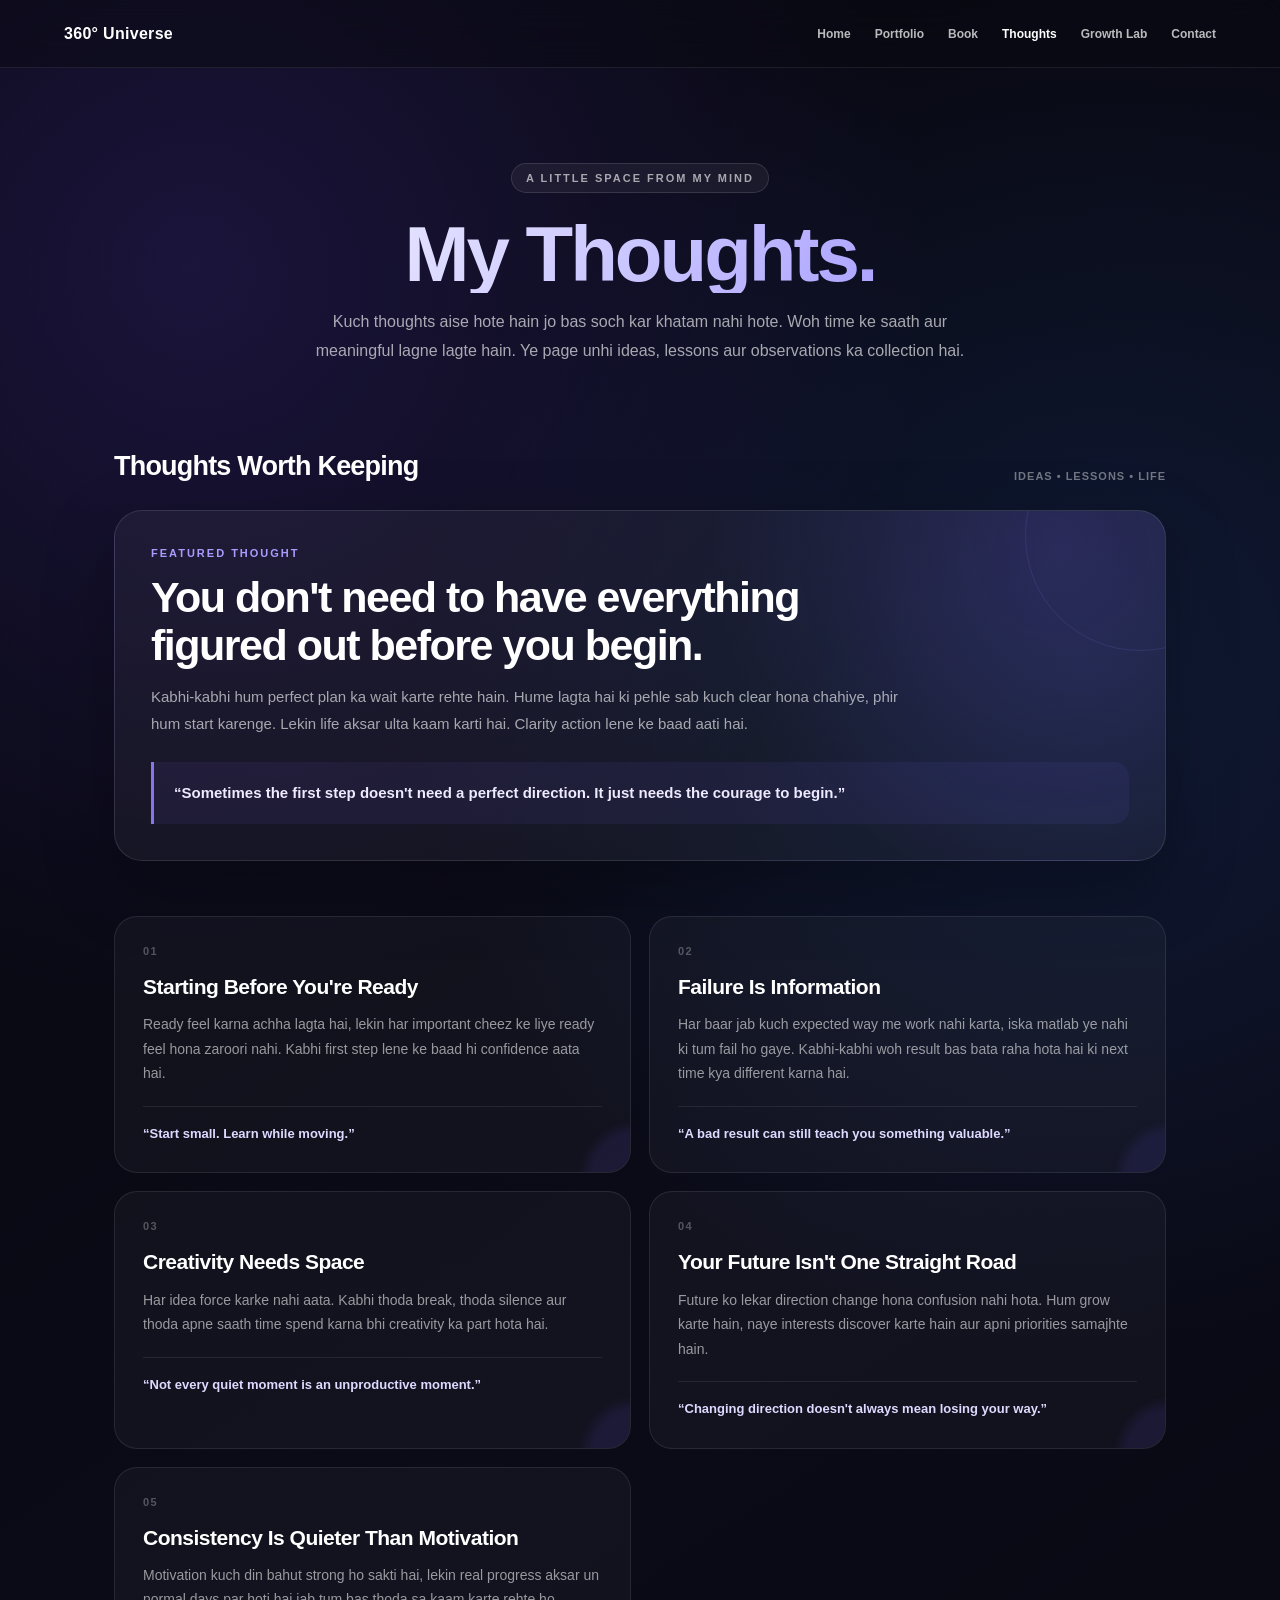
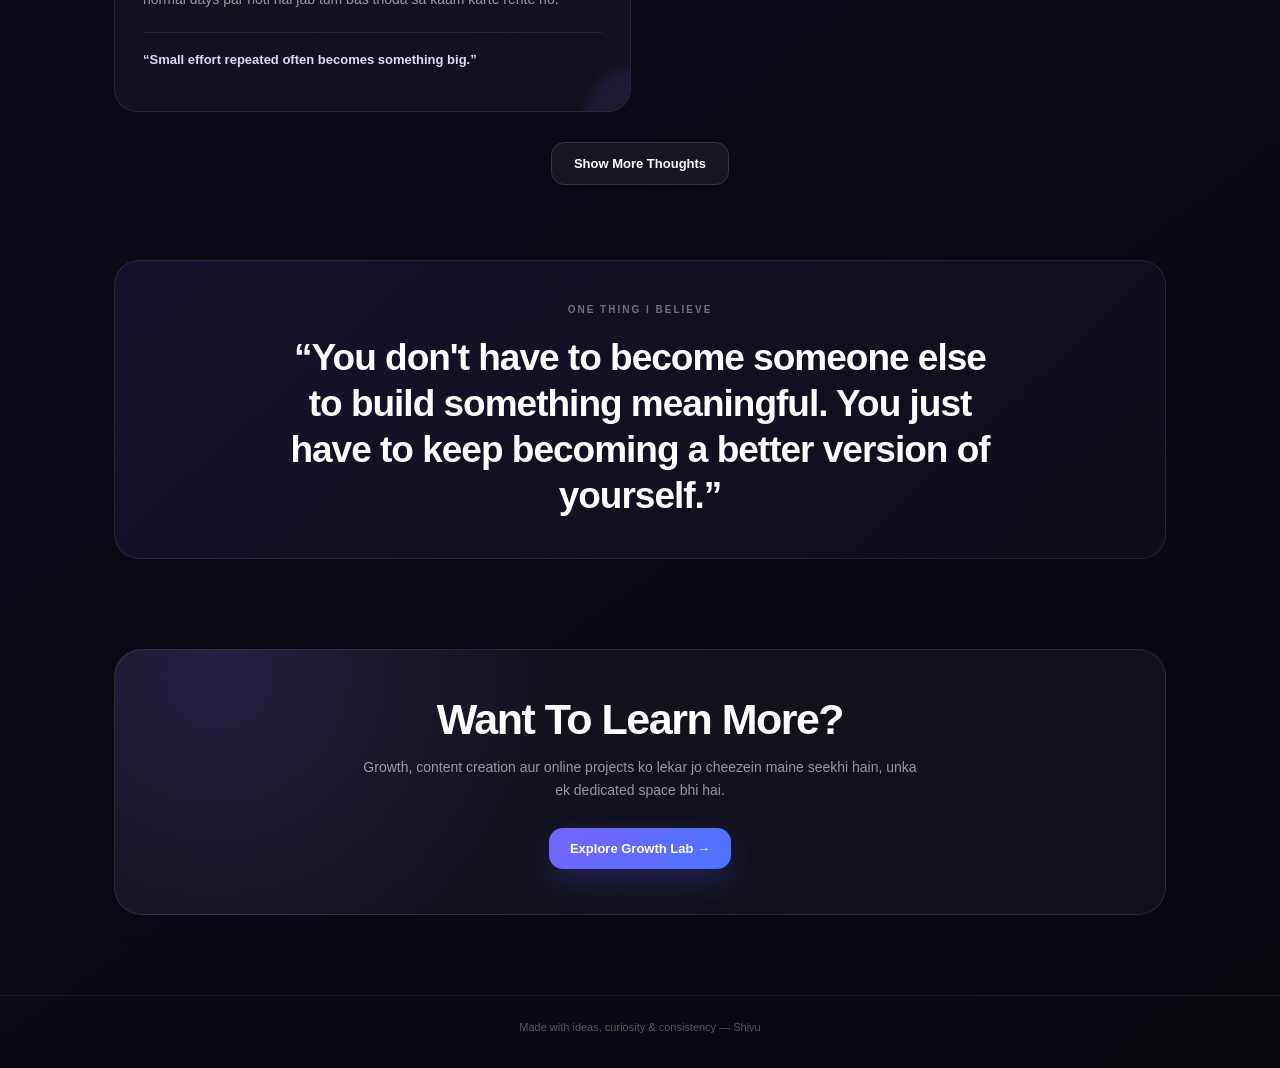
<file: thoughts.html>
<!DOCTYPE html>
<html lang="en">
<head>
<meta charset="UTF-8">
<meta name="viewport" content="width=device-width, initial-scale=1.0">
<title>My Thoughts — Shivu</title>

<style>
*,
*::before,
*::after{
  box-sizing:border-box;
}

html,
body{
  width:100%;
  max-width:100%;
  margin:0;
  padding:0;
  overflow-x:hidden;
}

body{
  font-family:Arial,Helvetica,sans-serif;
  color:#fff;
  background:
    radial-gradient(circle at 15% 10%,rgba(112,76,255,.18),transparent 28%),
    radial-gradient(circle at 85% 25%,rgba(49,128,255,.13),transparent 30%),
    linear-gradient(145deg,#07070e,#0b0b18 50%,#07070e);
  min-height:100vh;
}

/* ================= NAVBAR ================= */

.navbar{
  width:100%;
  height:68px;
  padding:0 5%;
  display:flex;
  align-items:center;
  justify-content:space-between;
  position:relative;
  z-index:100;
  border-bottom:1px solid rgba(255,255,255,.08);
  background:rgba(10,10,20,.52);
  backdrop-filter:blur(18px);
  -webkit-backdrop-filter:blur(18px);
}

.logo{
  color:#fff;
  text-decoration:none;
  font-size:16px;
  font-weight:800;
  letter-spacing:.3px;
  white-space:nowrap;
}

.nav-menu{
  display:flex;
  align-items:center;
  gap:24px;
}

.nav-menu a{
  color:rgba(255,255,255,.72);
  text-decoration:none;
  font-size:12px;
  font-weight:600;
  transition:.25s;
}

.nav-menu a:hover,
.nav-menu a.active{
  color:#fff;
}

.menu-toggle{
  display:none;
  width:40px;
  height:40px;
  border:1px solid rgba(255,255,255,.13);
  border-radius:12px;
  background:rgba(255,255,255,.07);
  backdrop-filter:blur(16px);
  -webkit-backdrop-filter:blur(16px);
  align-items:center;
  justify-content:center;
  flex-direction:column;
  gap:5px;
  cursor:pointer;
}

.menu-toggle span{
  width:18px;
  height:2px;
  display:block;
  background:#fff;
  border-radius:10px;
}

/* ================= HERO ================= */

.hero{
  width:100%;
  max-width:1050px;
  margin:0 auto;
  padding:95px 24px 65px;
  text-align:center;
}

.eyebrow{
  display:inline-flex;
  align-items:center;
  padding:8px 14px;
  border:1px solid rgba(255,255,255,.12);
  border-radius:30px;
  background:rgba(255,255,255,.055);
  color:rgba(255,255,255,.62);
  font-size:11px;
  font-weight:700;
  letter-spacing:2px;
  text-transform:uppercase;
  backdrop-filter:blur(14px);
  -webkit-backdrop-filter:blur(14px);
}

.hero h1{
  margin:22px 0 15px;
  font-size:clamp(42px,7vw,78px);
  line-height:1;
  font-weight:900;
  letter-spacing:-3px;
  background:linear-gradient(120deg,#fff,#c9c5ff,#8e82ff);
  -webkit-background-clip:text;
  background-clip:text;
  color:transparent;
}

.hero p{
  max-width:650px;
  margin:0 auto;
  color:rgba(255,255,255,.64);
  font-size:16px;
  line-height:1.8;
  overflow-wrap:anywhere;
}

/* ================= SECTION ================= */

.section{
  width:100%;
  max-width:1100px;
  margin:0 auto;
  padding:20px 24px 90px;
}

.section-heading{
  display:flex;
  align-items:end;
  justify-content:space-between;
  gap:20px;
  margin-bottom:28px;
}

.section-heading h2{
  margin:0;
  font-size:27px;
  font-weight:850;
  letter-spacing:-.8px;
}

.section-heading span{
  color:rgba(255,255,255,.42);
  font-size:11px;
  font-weight:700;
  letter-spacing:1px;
  text-transform:uppercase;
}

/* ================= FEATURED ================= */

.featured{
  position:relative;
  width:100%;
  padding:36px;
  border:1px solid rgba(255,255,255,.11);
  border-radius:28px;
  background:
    radial-gradient(circle at 90% 10%,rgba(122,93,255,.18),transparent 35%),
    rgba(255,255,255,.045);
  box-shadow:0 25px 70px rgba(0,0,0,.28);
  overflow:hidden;
  margin-bottom:55px;
}

.featured::before{
  content:"";
  position:absolute;
  width:230px;
  height:230px;
  border-radius:50%;
  border:1px solid rgba(145,125,255,.14);
  right:-90px;
  top:-90px;
}

.featured-label{
  color:#a99cff;
  font-size:11px;
  font-weight:800;
  letter-spacing:2px;
  text-transform:uppercase;
}

.featured h3{
  max-width:750px;
  margin:14px 0 14px;
  font-size:clamp(27px,4vw,43px);
  line-height:1.12;
  font-weight:850;
  letter-spacing:-1.5px;
}

.featured p{
  max-width:760px;
  margin:0;
  color:rgba(255,255,255,.62);
  font-size:15px;
  line-height:1.8;
}

.main-thought{
  margin-top:25px;
  padding:18px 20px;
  border-left:3px solid rgba(148,126,255,.9);
  border-radius:0 15px 15px 0;
  background:rgba(123,100,255,.08);
  color:#eeeaff;
  font-size:15px;
  line-height:1.75;
  font-weight:700;
}

/* ================= THOUGHT GRID ================= */

.thought-grid{
  display:grid;
  grid-template-columns:repeat(2,minmax(0,1fr));
  gap:18px;
}

.thought-card{
  position:relative;
  min-width:0;
  padding:28px;
  min-height:245px;
  border:1px solid rgba(255,255,255,.09);
  border-radius:23px;
  background:rgba(255,255,255,.035);
  transition:transform .3s ease,border-color .3s ease,background .3s ease;
  overflow:hidden;
}

.thought-card::after{
  content:"";
  position:absolute;
  width:100px;
  height:100px;
  border-radius:50%;
  right:-55px;
  bottom:-55px;
  background:rgba(113,91,255,.10);
  filter:blur(5px);
}

.thought-card:hover{
  transform:translateY(-5px);
  border-color:rgba(148,126,255,.28);
  background:rgba(255,255,255,.055);
}

.thought-number{
  color:rgba(255,255,255,.28);
  font-size:11px;
  font-weight:800;
  letter-spacing:1.5px;
}

.thought-card h3{
  margin:17px 0 12px;
  font-size:21px;
  line-height:1.25;
  font-weight:850;
  letter-spacing:-.5px;
}

.thought-card p{
  margin:0;
  color:rgba(255,255,255,.57);
  font-size:14px;
  line-height:1.75;
  overflow-wrap:anywhere;
}

.thought-line{
  margin-top:20px;
  padding-top:16px;
  border-top:1px solid rgba(255,255,255,.08);
  color:#ddd9ff;
  font-size:13px;
  line-height:1.65;
  font-weight:700;
}

/* ================= HIDDEN THOUGHTS ================= */

.more-thoughts{
  display:none;
  margin-top:18px;
}

.more-thoughts.show{
  display:grid;
}

/* ================= SHOW MORE ================= */

.show-more-wrap{
  display:flex;
  justify-content:center;
  margin-top:30px;
}

.show-more{
  border:1px solid rgba(255,255,255,.13);
  background:rgba(255,255,255,.055);
  color:#fff;
  padding:13px 22px;
  border-radius:14px;
  font-size:13px;
  font-weight:750;
  cursor:pointer;
  transition:.25s;
  backdrop-filter:blur(15px);
  -webkit-backdrop-filter:blur(15px);
}

.show-more:hover{
  background:rgba(255,255,255,.10);
  transform:translateY(-2px);
}

/* ================= BELIEF ================= */

.belief{
  margin-top:75px;
  padding:38px;
  border-radius:25px;
  border:1px solid rgba(255,255,255,.09);
  background:
    linear-gradient(135deg,rgba(117,91,255,.10),rgba(255,255,255,.025));
  text-align:center;
}

.belief small{
  color:rgba(255,255,255,.4);
  font-size:10px;
  font-weight:800;
  letter-spacing:2px;
  text-transform:uppercase;
}

.belief h3{
  max-width:720px;
  margin:18px auto 0;
  font-size:clamp(24px,4vw,37px);
  line-height:1.25;
  font-weight:850;
  letter-spacing:-1px;
}

/* ================= CTA ================= */

.cta{
  width:100%;
  max-width:1100px;
  margin:0 auto;
  padding:0 24px 80px;
}

.cta-card{
  padding:45px 35px;
  border-radius:28px;
  border:1px solid rgba(255,255,255,.10);
  background:
    radial-gradient(circle at 10% 10%,rgba(118,92,255,.16),transparent 35%),
    rgba(255,255,255,.04);
  text-align:center;
}

.cta-card h2{
  margin:0 0 12px;
  font-size:clamp(28px,5vw,43px);
  font-weight:900;
  letter-spacing:-1.5px;
}

.cta-card p{
  max-width:560px;
  margin:0 auto 25px;
  color:rgba(255,255,255,.57);
  font-size:14px;
  line-height:1.7;
}

.cta-btn{
  display:inline-flex;
  align-items:center;
  justify-content:center;
  padding:13px 21px;
  border-radius:14px;
  text-decoration:none;
  color:#fff;
  font-size:13px;
  font-weight:800;
  background:linear-gradient(135deg,#7864ff,#4b73ff);
  box-shadow:0 12px 35px rgba(91,78,255,.25);
}

/* ================= FOOTER ================= */

.footer{
  padding:25px 20px 35px;
  border-top:1px solid rgba(255,255,255,.07);
  text-align:center;
  color:rgba(255,255,255,.32);
  font-size:11px;
}

/* ================= MOBILE ================= */

@media(max-width:900px){

  .navbar{
    height:62px;
    padding:0 18px;
  }

  .logo{
    font-size:14px;
  }

  .menu-toggle{
    display:flex;
  }

  .nav-menu{
    display:none;
    position:absolute;
    top:69px;
    left:12px;
    right:12px;
    width:auto;
    flex-direction:column;
    align-items:stretch;
    gap:0;
    padding:8px;
    border:1px solid rgba(255,255,255,.12);
    border-radius:18px;
    background:rgba(13,13,25,.82);
    backdrop-filter:blur(22px);
    -webkit-backdrop-filter:blur(22px);
    box-shadow:0 20px 55px rgba(0,0,0,.4);
  }

  .nav-menu.open{
    display:flex;
  }

  .nav-menu a{
    padding:13px 14px;
    border-radius:11px;
    font-size:12px;
  }

  .nav-menu a:hover{
    background:rgba(255,255,255,.06);
  }

  .hero{
    padding:72px 20px 50px;
  }

  .hero h1{
    letter-spacing:-2px;
  }

  .hero p{
    font-size:14px;
  }

  .section{
    padding:15px 18px 70px;
  }

  .section-heading{
    align-items:flex-start;
    flex-direction:column;
    gap:7px;
  }

  .featured{
    padding:27px 23px;
    border-radius:22px;
  }

  .thought-grid{
    grid-template-columns:1fr;
  }

  .thought-card{
    min-height:auto;
  }

  .belief{
    padding:30px 22px;
  }

  .cta{
    padding:0 18px 60px;
  }

  .cta-card{
    padding:36px 22px;
    border-radius:22px;
  }
}
</style>
</head>

<body>

<!-- ================= NAVBAR ================= -->

<nav class="navbar">

  <a href="index.html" class="logo">360° Universe</a>

  <button type="button" class="menu-toggle" id="menuButton" aria-label="Open menu">
    <span></span>
    <span></span>
    <span></span>
  </button>

  <div class="nav-menu" id="navMenu">
    <a href="index.html">Home</a>
    <a href="portfolio.html">Portfolio</a>
    <a href="book.html">Book</a>
    <a href="thoughts.html" class="active">Thoughts</a>
    <a href="course.html">Growth Lab</a>
    <a href="contact.html">Contact</a>
  </div>

</nav>


<!-- ================= HERO ================= -->

<section class="hero">

  <div class="eyebrow">A LITTLE SPACE FROM MY MIND</div>

  <h1>My Thoughts.</h1>

  <p>
    Kuch thoughts aise hote hain jo bas soch kar khatam nahi hote.
    Woh time ke saath aur meaningful lagne lagte hain.
    Ye page unhi ideas, lessons aur observations ka collection hai.
  </p>

</section>


<!-- ================= MAIN CONTENT ================= -->

<section class="section">

  <div class="section-heading">
    <h2>Thoughts Worth Keeping</h2>
    <span>Ideas • Lessons • Life</span>
  </div>


  <!-- FEATURED -->

  <div class="featured">

    <div class="featured-label">Featured Thought</div>

    <h3>
      You don't need to have everything figured out before you begin.
    </h3>

    <p>
      Kabhi-kabhi hum perfect plan ka wait karte rehte hain.
      Hume lagta hai ki pehle sab kuch clear hona chahiye,
      phir hum start karenge. Lekin life aksar ulta kaam karti hai.
      Clarity action lene ke baad aati hai.
    </p>

    <div class="main-thought">
      “Sometimes the first step doesn't need a perfect direction.
      It just needs the courage to begin.”
    </div>

  </div>


  <!-- FIRST 5 -->

  <div class="thought-grid" id="firstThoughts">

    <article class="thought-card">

      <div class="thought-number">01</div>

      <h3>Starting Before You're Ready</h3>

      <p>
        Ready feel karna achha lagta hai, lekin har important cheez ke liye
        ready feel hona zaroori nahi. Kabhi first step lene ke baad hi
        confidence aata hai.
      </p>

      <div class="thought-line">
        “Start small. Learn while moving.”
      </div>

    </article>


    <article class="thought-card">

      <div class="thought-number">02</div>

      <h3>Failure Is Information</h3>

      <p>
        Har baar jab kuch expected way me work nahi karta,
        iska matlab ye nahi ki tum fail ho gaye.
        Kabhi-kabhi woh result bas bata raha hota hai ki next time kya
        different karna hai.
      </p>

      <div class="thought-line">
        “A bad result can still teach you something valuable.”
      </div>

    </article>


    <article class="thought-card">

      <div class="thought-number">03</div>

      <h3>Creativity Needs Space</h3>

      <p>
        Har idea force karke nahi aata. Kabhi thoda break,
        thoda silence aur thoda apne saath time spend karna bhi creativity
        ka part hota hai.
      </p>

      <div class="thought-line">
        “Not every quiet moment is an unproductive moment.”
      </div>

    </article>


    <article class="thought-card">

      <div class="thought-number">04</div>

      <h3>Your Future Isn't One Straight Road</h3>

      <p>
        Future ko lekar direction change hona confusion nahi hota.
        Hum grow karte hain, naye interests discover karte hain aur
        apni priorities samajhte hain.
      </p>

      <div class="thought-line">
        “Changing direction doesn't always mean losing your way.”
      </div>

    </article>


    <article class="thought-card">

      <div class="thought-number">05</div>

      <h3>Consistency Is Quieter Than Motivation</h3>

      <p>
        Motivation kuch din bahut strong ho sakti hai,
        lekin real progress aksar un normal days par hoti hai
        jab tum bas thoda sa kaam karte rehte ho.
      </p>

      <div class="thought-line">
        “Small effort repeated often becomes something big.”
      </div>

    </article>

  </div>


  <!-- MORE THOUGHTS -->

  <div class="thought-grid more-thoughts" id="moreThoughts">

    <article class="thought-card">

      <div class="thought-number">06</div>

      <h3>Some Ideas Deserve Another Chance</h3>

      <p>
        Har idea first attempt me perfect nahi hota.
        Kabhi idea kharab nahi hota, bas uska first version weak hota hai.
        Thoda time baad usi idea ko better way me dekho.
      </p>

      <div class="thought-line">
        “Maybe the idea didn't fail. Maybe the version did.”
      </div>

    </article>


    <article class="thought-card">

      <div class="thought-number">07</div>

      <h3>Comparison Changes the Question</h3>

      <p>
        Jab hum doosron se compare karte hain,
        toh focus ye nahi rehta ki hum kitna grow kar rahe hain.
        Focus ye ho jata hai ki hum unke jitne kyun nahi hain.
      </p>

      <div class="thought-line">
        “Your journey becomes clearer when you stop measuring it against someone else's.”
      </div>

    </article>


    <article class="thought-card">

      <div class="thought-number">08</div>

      <h3>Learn To Enjoy The Process</h3>

      <p>
        Sirf final result ka wait karoge toh journey boring lag sakti hai.
        Skills seekhna, mistakes karna aur dheere-dheere improve hona bhi
        journey ka important part hai.
      </p>

      <div class="thought-line">
        “The process is not the part you have to survive. It's part of the story.”
      </div>

    </article>


    <article class="thought-card">

      <div class="thought-number">09</div>

      <h3>Attention Is Valuable</h3>

      <p>
        Time important hai, lekin attention bhi utni hi important hai.
        Jis cheez ko baar-baar attention doge,
        wahi dheere-dheere tumhari life ka bada part banne lagegi.
      </p>

      <div class="thought-line">
        “Protect your attention. It shapes your direction.”
      </div>

    </article>


    <article class="thought-card">

      <div class="thought-number">10</div>

      <h3>Not Everything Needs To Be Shared</h3>

      <p>
        Har achievement, har plan aur har thought ko duniya ke saamne
        rakhna zaroori nahi. Kuch cheezein quietly grow karna bhi
        deserve karti hain.
      </p>

      <div class="thought-line">
        “Some things become stronger when you give them privacy.”
      </div>

    </article>


    <article class="thought-card">

      <div class="thought-number">11</div>

      <h3>Improvement Can Be Invisible</h3>

      <p>
        Kabhi tumhe khud lagta hai ki kuch change nahi ho raha,
        lekin actually tumhari thinking, habits aur skills quietly improve
        ho rahi hoti hain.
      </p>

      <div class="thought-line">
        “Progress doesn't always make noise.”
      </div>

    </article>


    <article class="thought-card">

      <div class="thought-number">12</div>

      <h3>Build Your Own Taste</h3>

      <p>
        Inspiration lena useful hai, lekin har cheez copy karna zaroori nahi.
        Dheere-dheere apni style, apni thinking aur apna taste develop karo.
      </p>

      <div class="thought-line">
        “Inspiration can start your journey. Identity makes it yours.”
      </div>

    </article>


    <article class="thought-card">

      <div class="thought-number">13</div>

      <h3>Small Decisions Shape Big Directions</h3>

      <p>
        Life ke bade changes hamesha ek bade decision se nahi aate.
        Kabhi daily ke chhote decisions hi future ki direction decide karte hain.
      </p>

      <div class="thought-line">
        “Your ordinary choices quietly create your extraordinary future.”
      </div>

    </article>


    <article class="thought-card">

      <div class="thought-number">14</div>

      <h3>Being Curious Keeps You Growing</h3>

      <p>
        Jab tum naye questions poochna band kar dete ho,
        learning bhi slow hone lagti hai. Curiosity tumhe naye ideas,
        naye skills aur naye possibilities tak le ja sakti hai.
      </p>

      <div class="thought-line">
        “Stay curious. There is always something left to discover.”
      </div>

    </article>


    <article class="thought-card">

      <div class="thought-number">15</div>

      <h3>Your First Version Is Allowed To Be Simple</h3>

      <p>
        First project ko perfect banane ka pressure mat lo.
        Pehla version tumhe bas ye sikhane ke liye hota hai ki
        next version ko better kaise banana hai.
      </p>

      <div class="thought-line">
        “Make the first version. Then make a better second one.”
      </div>

    </article>


    <article class="thought-card">

      <div class="thought-number">16</div>

      <h3>Protect Your Original Ideas</h3>

      <p>
        Har idea sabko explain karna zaroori nahi.
        Kuch ideas ko pehle quietly develop karo,
        test karo aur phir duniya ke saamne lao.
      </p>

      <div class="thought-line">
        “Give your ideas time to become real before asking everyone for an opinion.”
      </div>

    </article>


    <article class="thought-card">

      <div class="thought-number">17</div>

      <h3>Skills Compound</h3>

      <p>
        Ek skill akeli shayad normal lage, lekin jab multiple skills
        ek saath develop hoti hain toh unka combination powerful ho jata hai.
      </p>

      <div class="thought-line">
        “Small skills can become a powerful identity when they grow together.”
      </div>

    </article>


    <article class="thought-card">

      <div class="thought-number">18</div>

      <h3>Don't Rush Every Chapter</h3>

      <p>
        Har phase ko jaldi khatam karne ki zaroorat nahi.
        Kuch stages tumhe woh lessons deti hain jo next stage me kaam aate hain.
      </p>

      <div class="thought-line">
        “Some chapters are slow because they are teaching you something.”
      </div>

    </article>


    <article class="thought-card">

      <div class="thought-number">19</div>

      <h3>Make Things You Would Personally Love</h3>

      <p>
        Jab tum kuch create karte ho jo tum khud genuinely pasand karte ho,
        toh usme ek natural feeling aa jati hai jo sirf trends follow karne
        se nahi aa sakti.
      </p>

      <div class="thought-line">
        “Create from genuine interest, not only from what is popular.”
      </div>

    </article>


    <article class="thought-card">

      <div class="thought-number">20</div>

      <h3>Keep Becoming</h3>

      <p>
        Tumhe ek fixed version of yourself banne ki zaroorat nahi.
        Tum seekh sakte ho, change kar sakte ho aur naye versions discover
        kar sakte ho.
      </p>

      <div class="thought-line">
        “You are allowed to become someone you haven't imagined yet.”
      </div>

    </article>


    <article class="thought-card">

      <div class="thought-number">21</div>

      <h3>Ideas Need Action</h3>

      <p>
        Ek brilliant idea bhi tab tak sirf idea hai jab tak us par kuch
        banaya nahi jata. Action idea ko reality ke closer le aata hai.
      </p>

      <div class="thought-line">
        “An idea becomes meaningful when you give it a form.”
      </div>

    </article>


    <article class="thought-card">

      <div class="thought-number">22</div>

      <h3>Keep A Record Of Your Journey</h3>

      <p>
        Kabhi photos, notes, projects ya small memories save karna useful
        hota hai. Baad me jab tum peeche dekhte ho,
        toh growth zyada clearly nazar aati hai.
      </p>

      <div class="thought-line">
        “Documenting your journey lets you see how far you've actually come.”
      </div>

    </article>

  </div>


  <div class="show-more-wrap">
    <button type="button" class="show-more" id="showMoreButton">
      Show More Thoughts
    </button>
  </div>


  <!-- BELIEF -->

  <div class="belief">

    <small>One Thing I Believe</small>

    <h3>
      “You don't have to become someone else to build something meaningful.
      You just have to keep becoming a better version of yourself.”
    </h3>

  </div>

</section>


<!-- ================= CTA ================= -->

<section class="cta">

  <div class="cta-card">

    <h2>Want To Learn More?</h2>

    <p>
      Growth, content creation aur online projects ko lekar jo cheezein
      maine seekhi hain, unka ek dedicated space bhi hai.
    </p>

    <a href="course.html" class="cta-btn">
      Explore Growth Lab →
    </a>

  </div>

</section>


<!-- ================= FOOTER ================= -->

<footer class="footer">
  Made with ideas, curiosity & consistency — Shivu
</footer>


<!-- ================= JAVASCRIPT ================= -->

<script>

(function(){

  var button = document.getElementById("menuButton");
  var menu = document.getElementById("navMenu");

  if(button && menu){

    button.onclick = function(event){

      event.preventDefault();
      event.stopPropagation();

      if(menu.classList.contains("open")){
        menu.classList.remove("open");
      }else{
        menu.classList.add("open");
      }

    };

    var links = menu.getElementsByTagName("a");
    var i;

    for(i = 0; i < links.length; i++){

      links[i].onclick = function(){
        menu.classList.remove("open");
      };

    }

  }

})();


(function(){

  var button = document.getElementById("showMoreButton");
  var more = document.getElementById("moreThoughts");

  if(!button || !more){
    return;
  }

  button.onclick = function(){

    if(more.classList.contains("show")){

      more.classList.remove("show");
      button.innerHTML = "Show More Thoughts";

      window.scrollTo({
        top:0,
        behavior:"smooth"
      });

    }else{

      more.classList.add("show");
      button.innerHTML = "Show Less Thoughts";

    }

  };

})();

</script>

</body>
</html>
</file>
<file: style.css>
/* =====================================================
   SHIVU — 360° UNIVERSE
   PREMIUM BASE CSS
   NO LOADING SCREEN
===================================================== */

*{
  margin:0;
  padding:0;
  box-sizing:border-box;
}

html{
  background:#07060d !important;
  scroll-behavior:smooth;
}

body{
  min-height:100vh;
  overflow-x:hidden;
  color:#fff;
  background:
    radial-gradient(circle at 15% 5%,rgba(111,72,255,.14),transparent 32%),
    radial-gradient(circle at 90% 15%,rgba(54,91,255,.10),transparent 30%),
    linear-gradient(180deg,#090817 0%,#100e29 48%,#080712 100%) !important;
  font-family:Georgia,"Times New Roman",serif;
}

a{
  color:inherit;
  text-decoration:none;
}

button{
  font-family:inherit;
}

/* =====================================================
   REMOVE LOADING SCREEN
===================================================== */

.site-loader,
#siteLoader,
#loader,
.loading-screen,
.loader-screen,
.page-loader{
  display:none !important;
  visibility:hidden !important;
  opacity:0 !important;
  pointer-events:none !important;
}

/* =====================================================
   NAVBAR
===================================================== */

.navbar{
  position:fixed;
  top:10px;
  left:50%;
  transform:translateX(-50%);

  width:calc(100% - 24px);
  max-width:1160px;
  height:58px;

  padding:0 12px 0 20px;

  display:flex;
  align-items:center;
  justify-content:space-between;

  background:rgba(11,10,20,.72);

  border:1px solid rgba(255,255,255,.10);
  border-radius:18px;

  backdrop-filter:blur(24px) saturate(145%);
  -webkit-backdrop-filter:blur(24px) saturate(145%);

  box-shadow:
    0 10px 35px rgba(0,0,0,.38),
    inset 0 1px 0 rgba(255,255,255,.07);

  z-index:99999;
}

/* =====================================================
   LOGO
===================================================== */

.logo{
  display:flex;
  align-items:center;

  color:#fff !important;

  font-size:16px;
  line-height:1;
  font-weight:700;

  white-space:nowrap;
  letter-spacing:.2px;
}

.logo span{
  color:#a18aff;
}

/* =====================================================
   DESKTOP MENU
===================================================== */

.nav-menu{
  display:flex;
  align-items:center;
  justify-content:flex-end;

  gap:5px;

  list-style:none;
  margin:0;
  padding:0;
}

.nav-menu li{
  list-style:none;
  margin:0;
  padding:0;
}

.nav-menu a{
  display:flex;
  align-items:center;
  justify-content:center;

  min-height:35px;
  padding:0 13px;

  color:rgba(255,255,255,.72);

  border:1px solid transparent;
  border-radius:11px;

  font-family:Arial,Helvetica,sans-serif;
  font-size:12px;
  font-weight:600;

  transition:
    background .25s ease,
    border .25s ease,
    color .25s ease,
    transform .25s ease,
    box-shadow .25s ease;
}

.nav-menu a:hover{
  color:#fff;

  background:
    linear-gradient(
      135deg,
      rgba(130,94,255,.18),
      rgba(65,100,255,.10)
    );

  border-color:rgba(155,130,255,.20);

  transform:translateY(-1px);

  box-shadow:
    0 5px 20px rgba(90,70,255,.12);
}

/* =====================================================
   MOBILE MENU BUTTON
===================================================== */

.menu-toggle{
  display:none;

  width:39px;
  height:39px;

  margin:0;
  padding:0;

  align-items:center;
  justify-content:center;
  flex-direction:column;

  gap:4px;

  background:rgba(255,255,255,.055);

  border:1px solid rgba(255,255,255,.11);
  border-radius:12px;

  box-shadow:
    inset 0 1px 0 rgba(255,255,255,.06);

  cursor:pointer;
}

.menu-toggle span{
  display:block !important;

  width:22px;
  height:3px;

  margin:0;

  border-radius:5px;

  background:#fff;

  transition:.25s ease;
}

/* =====================================================
   PAGE CONTENT
===================================================== */

main{
  width:100%;
  padding-top:92px;
}

.container{
  width:min(1120px,calc(100% - 36px));
  margin:0 auto;
}

section{
  width:100%;
}

/* =====================================================
   HERO
===================================================== */

.hero{
  min-height:78vh;

  display:flex;
  align-items:center;
  justify-content:center;

  padding:70px 20px;

  text-align:center;
}

.hero-content{
  width:100%;
  max-width:850px;
  margin:0 auto;
}

.hero h1{
  margin-bottom:24px;

  color:#fff;

  font-size:clamp(42px,7vw,78px);
  line-height:1.05;

  letter-spacing:-3px;
}

.hero h1 span{
  background:
    linear-gradient(
      90deg,
      #ffffff,
      #a88aff,
      #6d8cff
    );

  -webkit-background-clip:text;
  background-clip:text;

  color:transparent;
}

.hero p{
  max-width:670px;
  margin:0 auto;

  color:rgba(255,255,255,.62);

  font-size:17px;
  line-height:1.8;
}

/* =====================================================
   EYEBROW
===================================================== */

.eyebrow{
  display:inline-flex;

  align-items:center;
  justify-content:center;

  padding:11px 18px;

  margin-bottom:20px;

  color:#d5ccff;

  background:
    linear-gradient(
      135deg,
      rgba(119,82,255,.15),
      rgba(66,104,255,.08)
    );

  border:1px solid rgba(137,105,255,.25);
  border-radius:50px;

  font-family:Arial,Helvetica,sans-serif;
  font-size:10px;
  font-weight:700;

  letter-spacing:2px;

  box-shadow:
    0 0 25px rgba(110,75,255,.08);
}

/* =====================================================
   BUTTONS
===================================================== */

.btn{
  display:inline-flex;

  align-items:center;
  justify-content:center;

  min-height:47px;

  padding:0 21px;

  color:#fff;

  background:
    linear-gradient(
      135deg,
      #8155f5,
      #416df2
    );

  border:1px solid rgba(255,255,255,.13);
  border-radius:13px;

  font-family:Arial,Helvetica,sans-serif;
  font-size:13px;
  font-weight:700;

  box-shadow:
    0 12px 32px rgba(82,66,240,.22);

  transition:.25s ease;
}

.btn:hover{
  transform:translateY(-2px);

  box-shadow:
    0 17px 38px rgba(82,66,240,.30);
}

.btn-outline{
  background:rgba(255,255,255,.045);
  box-shadow:none;
}

/* =====================================================
   SECTIONS
===================================================== */

.section{
  padding:90px 0;
}

.section-heading{
  margin-bottom:38px;
}

.section-heading h2{
  margin-bottom:12px;

  font-size:clamp(30px,5vw,48px);
  line-height:1.1;

  letter-spacing:-1.5px;
}

.section-heading p{
  max-width:650px;

  color:rgba(255,255,255,.56);

  line-height:1.75;
}

/* =====================================================
   GLASS
===================================================== */

.glass,
.card,
.world-card,
.portfolio-card,
.book-card,
.thought-card,
.course-card,
.contact-card{
  background:
    linear-gradient(
      145deg,
      rgba(255,255,255,.055),
      rgba(255,255,255,.018)
    );

  border:1px solid rgba(255,255,255,.09);
  border-radius:22px;

  backdrop-filter:blur(18px);
  -webkit-backdrop-filter:blur(18px);

  box-shadow:
    0 18px 50px rgba(0,0,0,.27),
    inset 0 1px 0 rgba(255,255,255,.04);

  transition:.3s ease;
}

.glass:hover,
.card:hover,
.world-card:hover,
.portfolio-card:hover,
.book-card:hover,
.thought-card:hover,
.course-card:hover,
.contact-card:hover{
  transform:translateY(-4px);

  border-color:rgba(145,115,255,.20);

  box-shadow:
    0 22px 55px rgba(0,0,0,.30),
    0 0 35px rgba(100,75,255,.07);
}

/* =====================================================
   GRID
===================================================== */

.grid{
  display:grid;
  grid-template-columns:repeat(3,1fr);
  gap:18px;
}

.grid-2{
  display:grid;
  grid-template-columns:repeat(2,1fr);
  gap:20px;
}

/* =====================================================
   PORTFOLIO
===================================================== */

.portfolio-card{
  min-height:240px;
  padding:26px;
}

.portfolio-card h3{
  margin-bottom:10px;
  font-size:21px;
}

.portfolio-card p{
  color:rgba(255,255,255,.56);
  font-family:Arial,Helvetica,sans-serif;
  font-size:14px;
  line-height:1.75;
}

.portfolio-tag{
  display:inline-flex;

  padding:6px 10px;
  margin-bottom:19px;

  color:#ae9aff;

  background:rgba(126,91,255,.10);

  border:1px solid rgba(140,110,255,.16);
  border-radius:8px;

  font-family:Arial,Helvetica,sans-serif;
  font-size:10px;
  font-weight:700;
}

/* =====================================================
   BOOK
===================================================== */

.book-card{
  padding:27px;
}

.book-cover{
  overflow:hidden;

  background:
    linear-gradient(145deg,#19152d,#080810);

  border:1px solid rgba(255,255,255,.09);
  border-radius:18px;
}

.book-content{
  color:rgba(255,255,255,.74);
  line-height:1.9;
}

.book-content h1,
.book-content h2,
.book-content h3{
  color:#fff;
}

/* =====================================================
   THOUGHTS
===================================================== */

.thought-card{
  padding:25px;
}

.thought-card p{
  color:rgba(255,255,255,.70);
  font-size:15px;
  line-height:1.85;
}

.thought-number{
  margin-bottom:14px;

  color:#9c83ff;

  font-family:Arial,Helvetica,sans-serif;
  font-size:11px;
  font-weight:700;
}

/* =====================================================
   COURSE / GROWTH LAB
===================================================== */

.course-card{
  padding:27px;
}

.course-card h3{
  margin-bottom:10px;
  font-size:20px;
}

.course-card p{
  color:rgba(255,255,255,.57);

  font-family:Arial,Helvetica,sans-serif;
  font-size:14px;
  line-height:1.75;
}

.module-number{
  color:#9d84ff;

  font-family:Arial,Helvetica,sans-serif;
  font-size:11px;
  font-weight:700;

  letter-spacing:1px;
}

/* =====================================================
   CONTACT
===================================================== */

.contact-card{
  padding:26px;
}

.contact-card h3{
  margin-bottom:9px;
}

.contact-card p{
  color:rgba(255,255,255,.56);

  font-family:Arial,Helvetica,sans-serif;
  line-height:1.75;
}

/* =====================================================
   FOOTER
===================================================== */

footer{
  padding:55px 20px 35px;

  text-align:center;

  color:rgba(255,255,255,.40);

  font-family:Arial,Helvetica,sans-serif;
  font-size:12px;
}

/* =====================================================
   REVEAL
   IMPORTANT: NEVER HIDE CONTENT
===================================================== */

.reveal{
  opacity:1 !important;
  visibility:visible !important;
  transform:none !important;
}

/* =====================================================
   MOBILE
===================================================== */

@media(max-width:900px){

  .navbar{
    top:9px;
    left:10px;
    right:10px;

    width:auto;
    max-width:none;

    height:56px;

    padding:0 9px 0 16px;

    transform:none;

    border-radius:16px;
  }

  .logo{
    font-size:14px;
  }

  /* BUTTON ALWAYS RIGHT */
  .menu-toggle{
    display:flex !important;

    position:absolute;

    top:50%;
    right:9px;
    left:auto;

    transform:translateY(-50%);

    margin:0;
  }

  .nav-menu{
    display:none !important;

    position:absolute;

    top:63px;
    left:0;
    right:0;

    width:100%;

    padding:8px;

    flex-direction:column;
    align-items:stretch;

    gap:4px;

    background:rgba(9,9,18,.91);

    border:1px solid rgba(255,255,255,.10);
    border-radius:17px;

    backdrop-filter:blur(25px);
    -webkit-backdrop-filter:blur(25px);

    box-shadow:
      0 20px 50px rgba(0,0,0,.45);
  }

  .nav-menu.open{
    display:flex !important;
  }

  .nav-menu a{
    width:100%;
    min-height:42px;

    justify-content:flex-start;

    padding:0 14px;

    border-radius:11px;
  }

  main{
    padding-top:88px;
  }

  .container{
    width:calc(100% - 28px);
  }

  .section{
    padding:70px 0;
  }

  .grid,
  .grid-2{
    grid-template-columns:1fr;
  }

  .hero{
    min-height:76vh;
    padding:45px 15px;
  }

  .hero h1{
    letter-spacing:-2px;
  }

  .hero p{
    font-size:15px;
  }
}

/* =====================================================
   SMALL PHONES
===================================================== */

@media(max-width:420px){

  .navbar{
    left:9px;
    right:9px;
  }

  .logo{
    font-size:13px;
  }

  .menu-toggle{
    width:37px;
    height:37px;
  }
}
</file>
